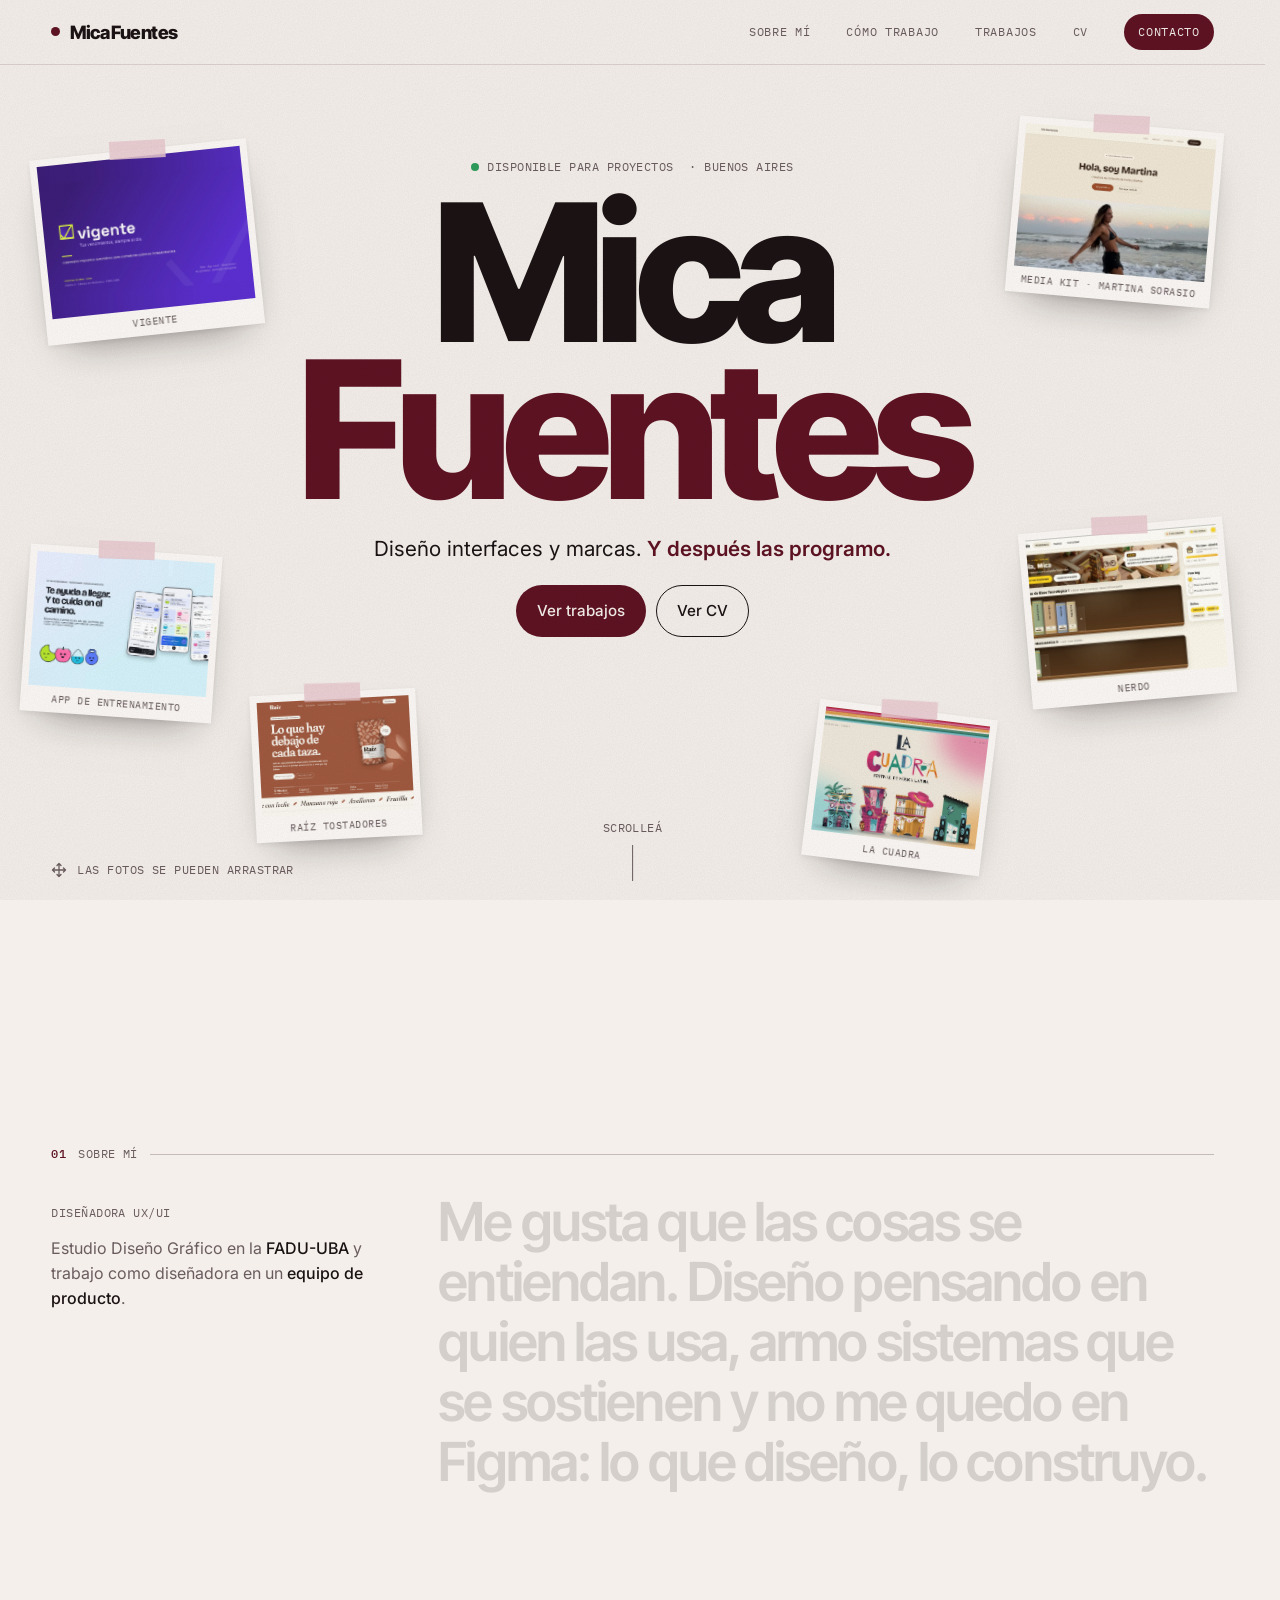
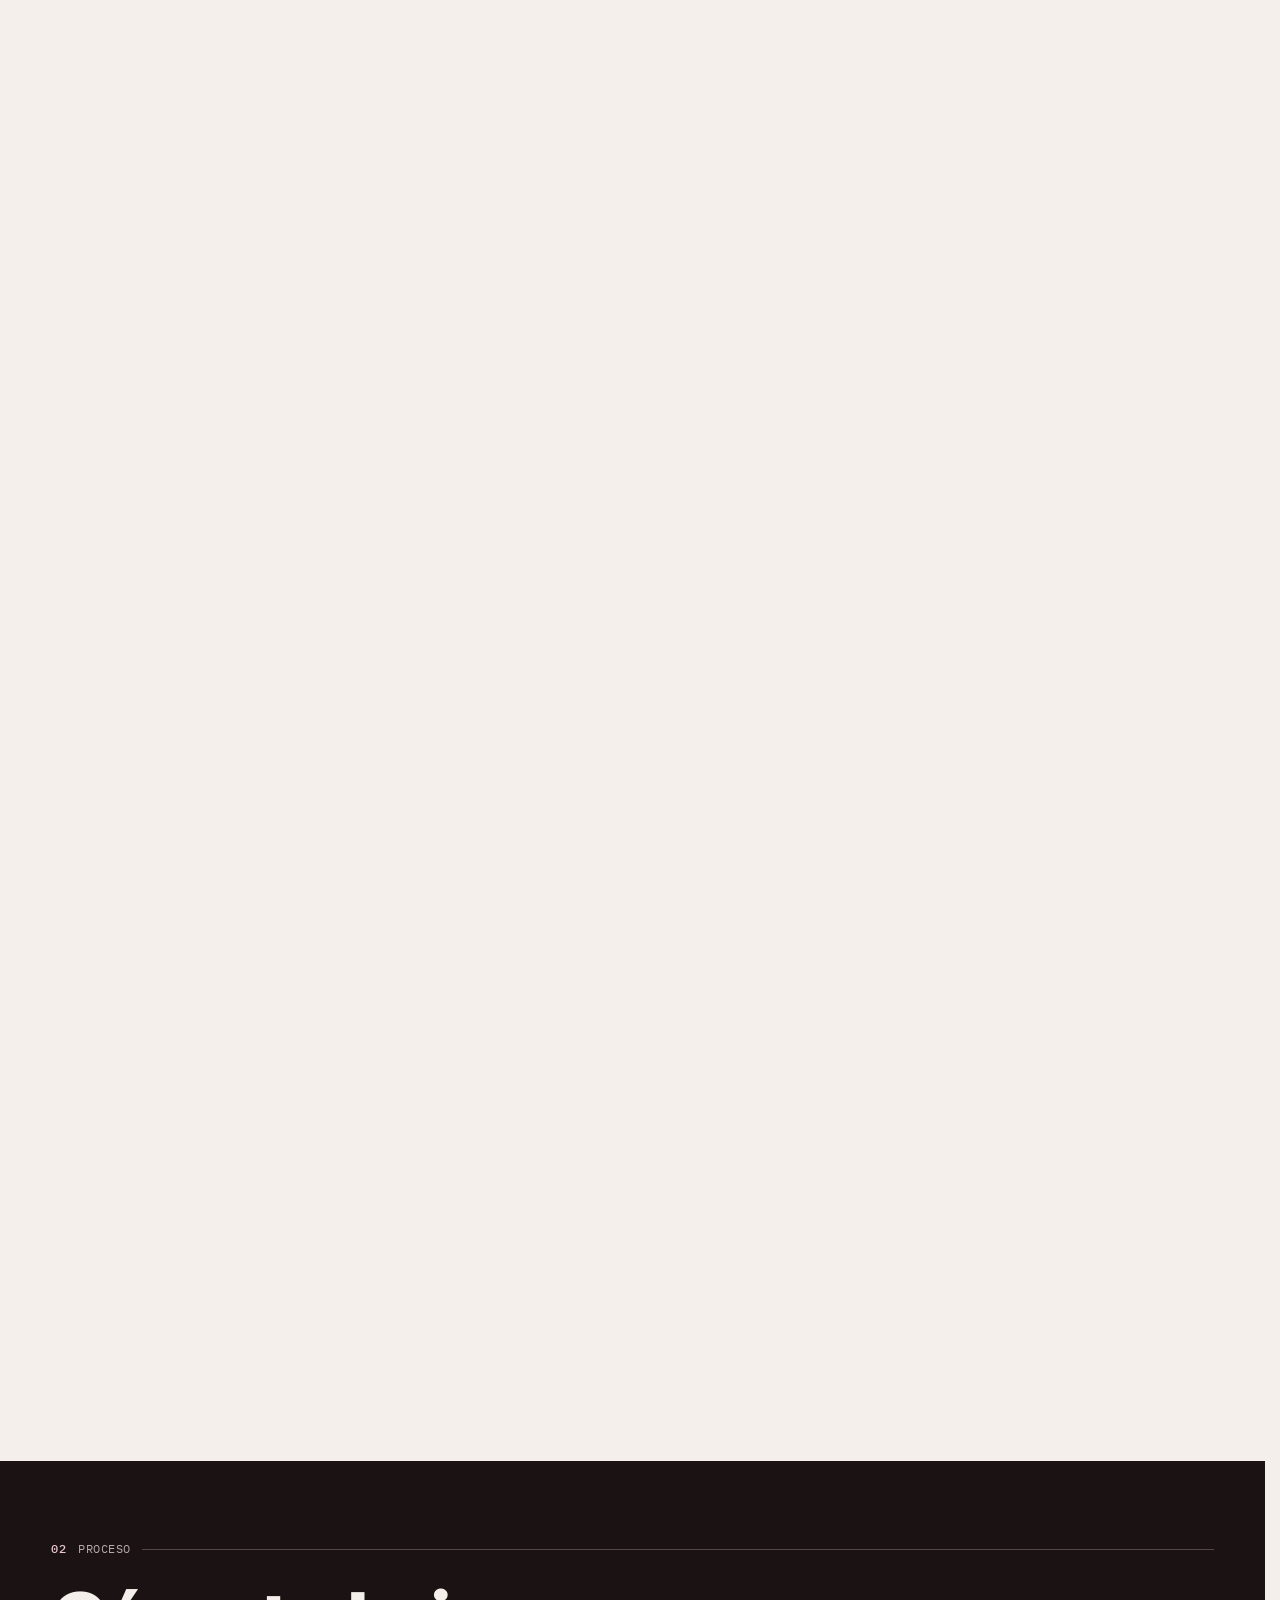
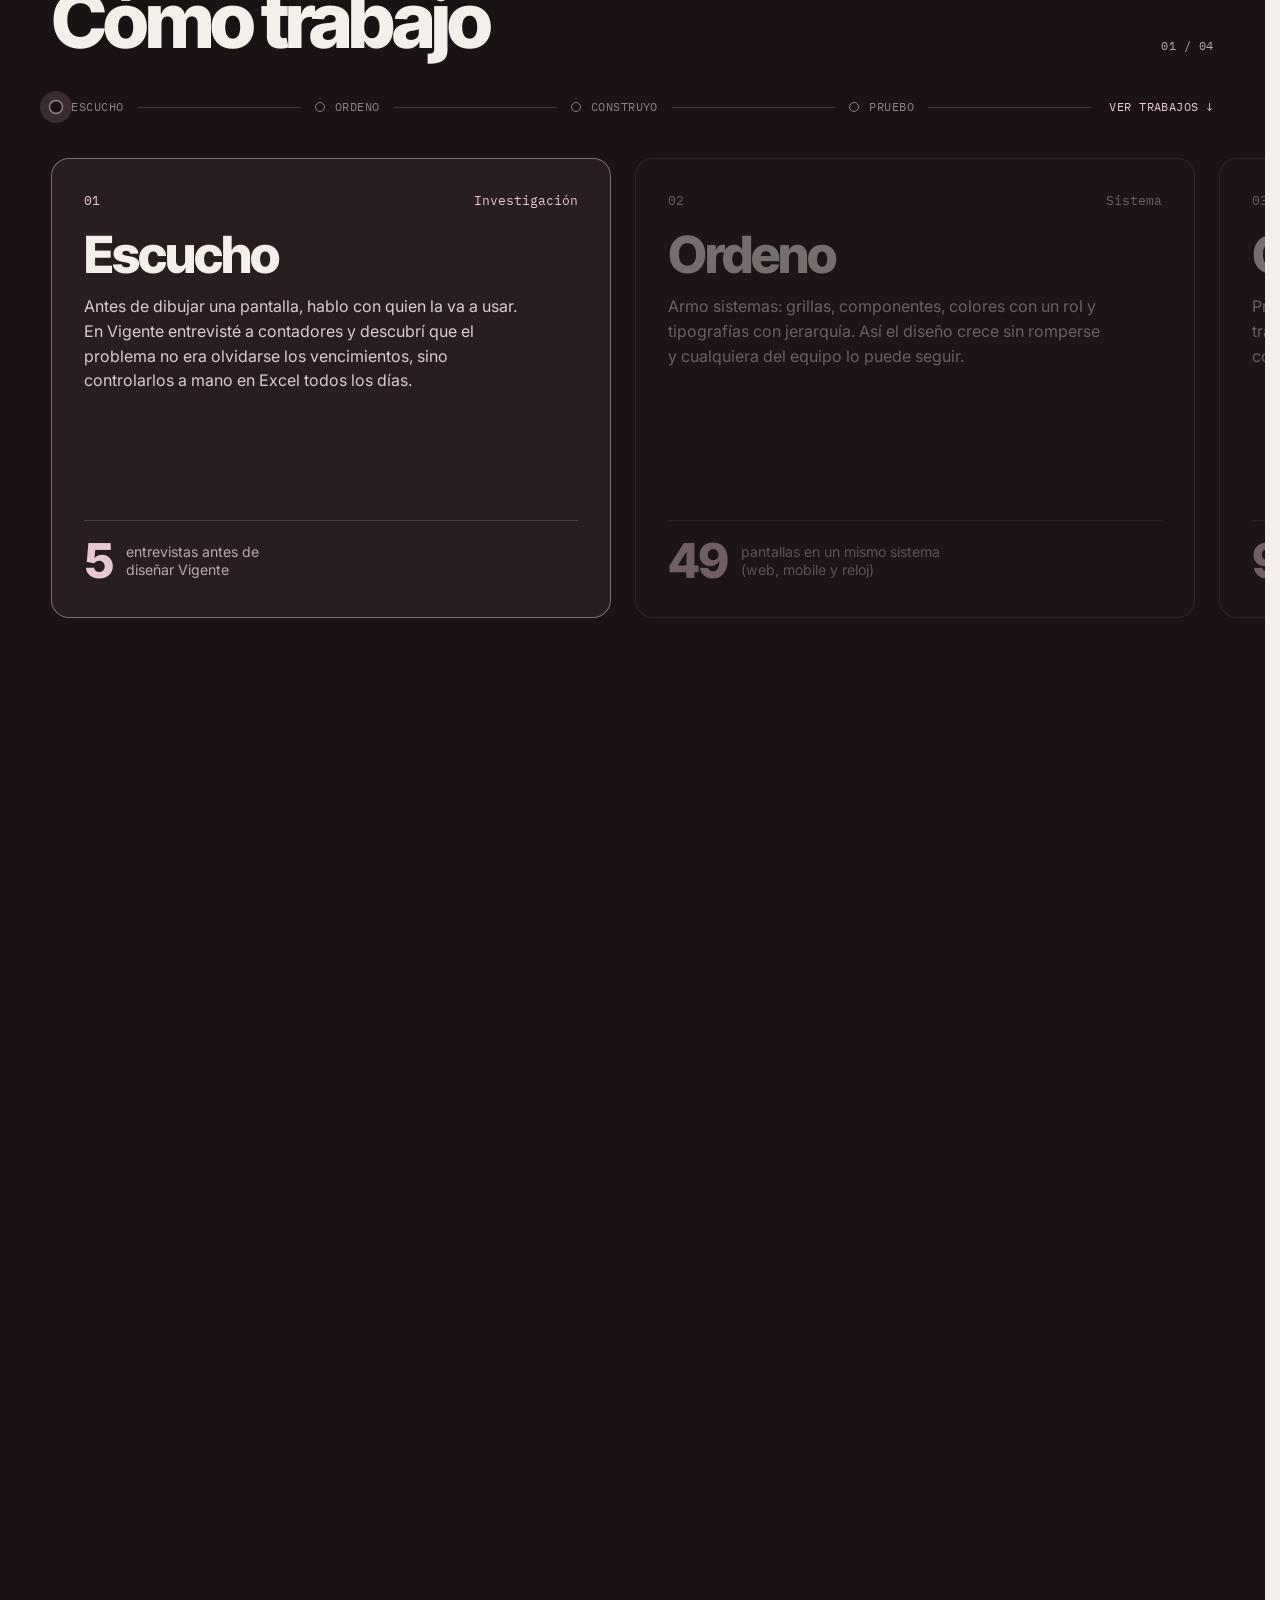
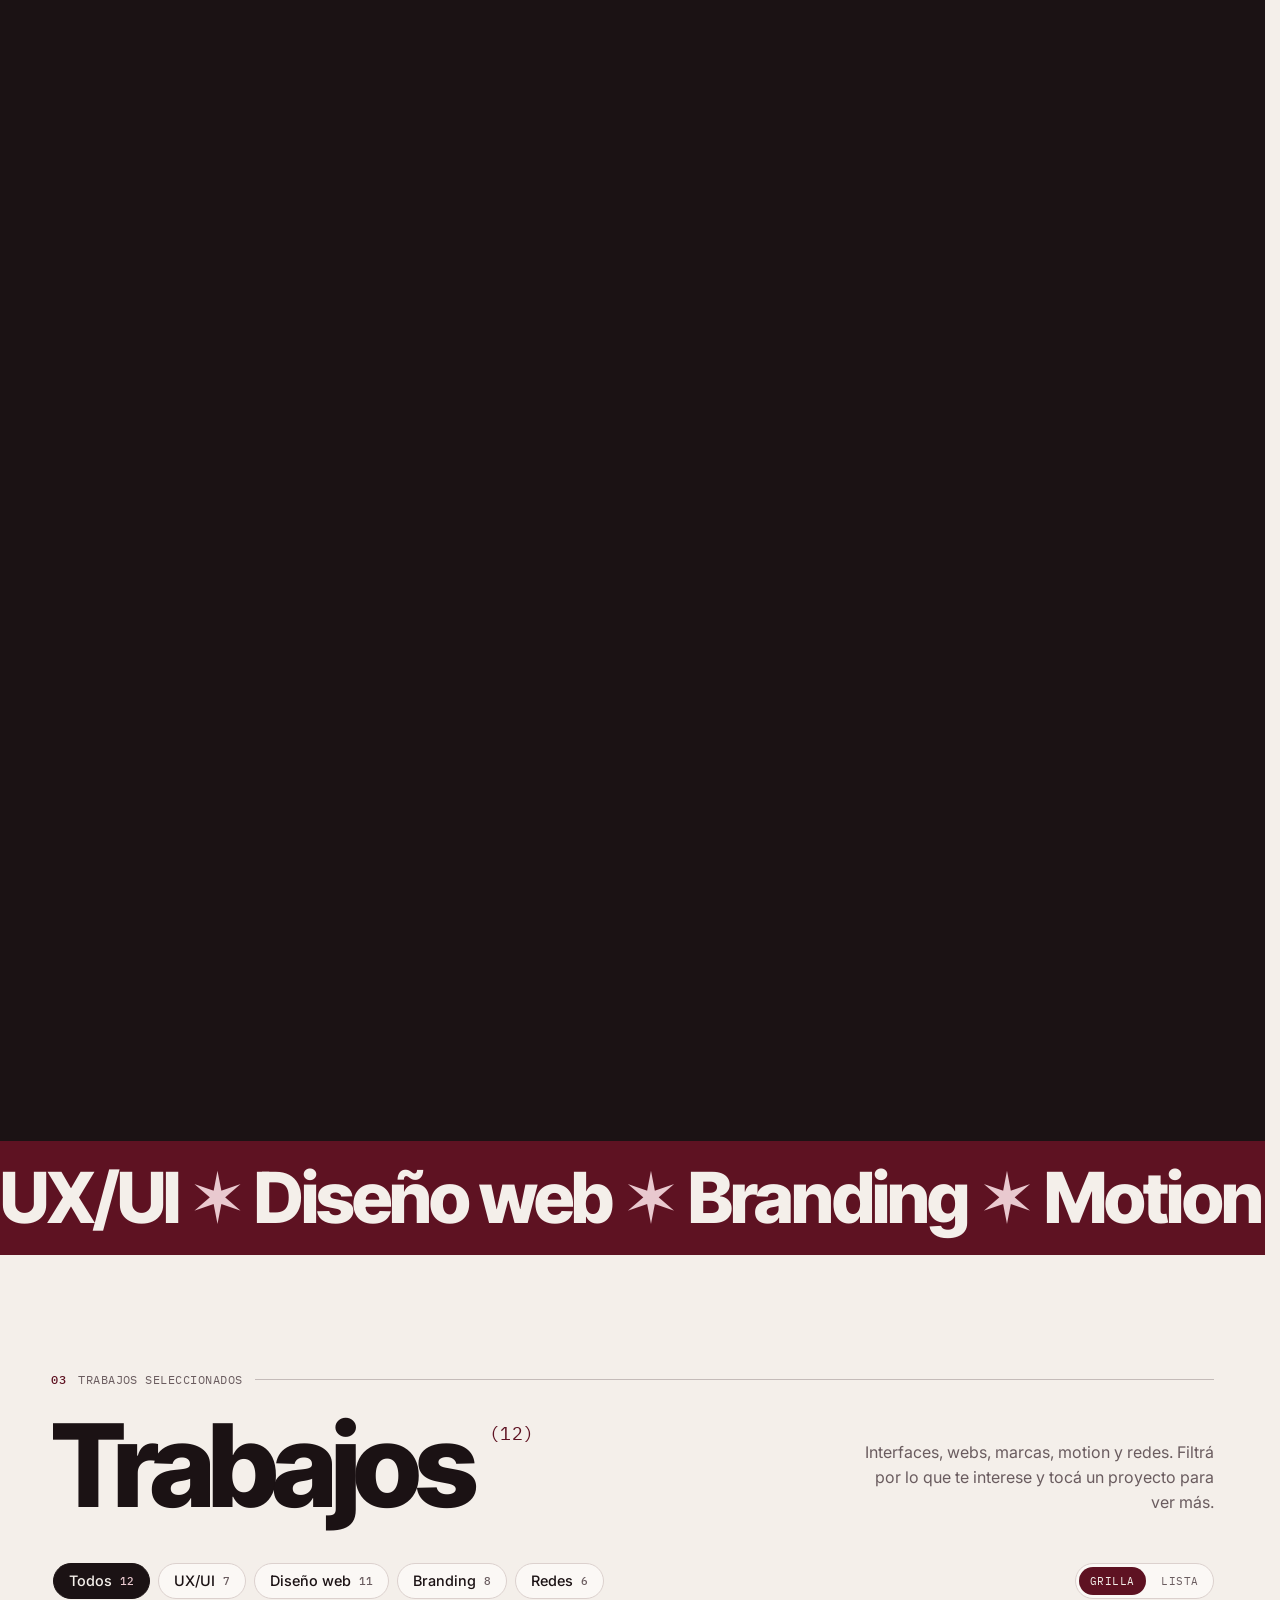
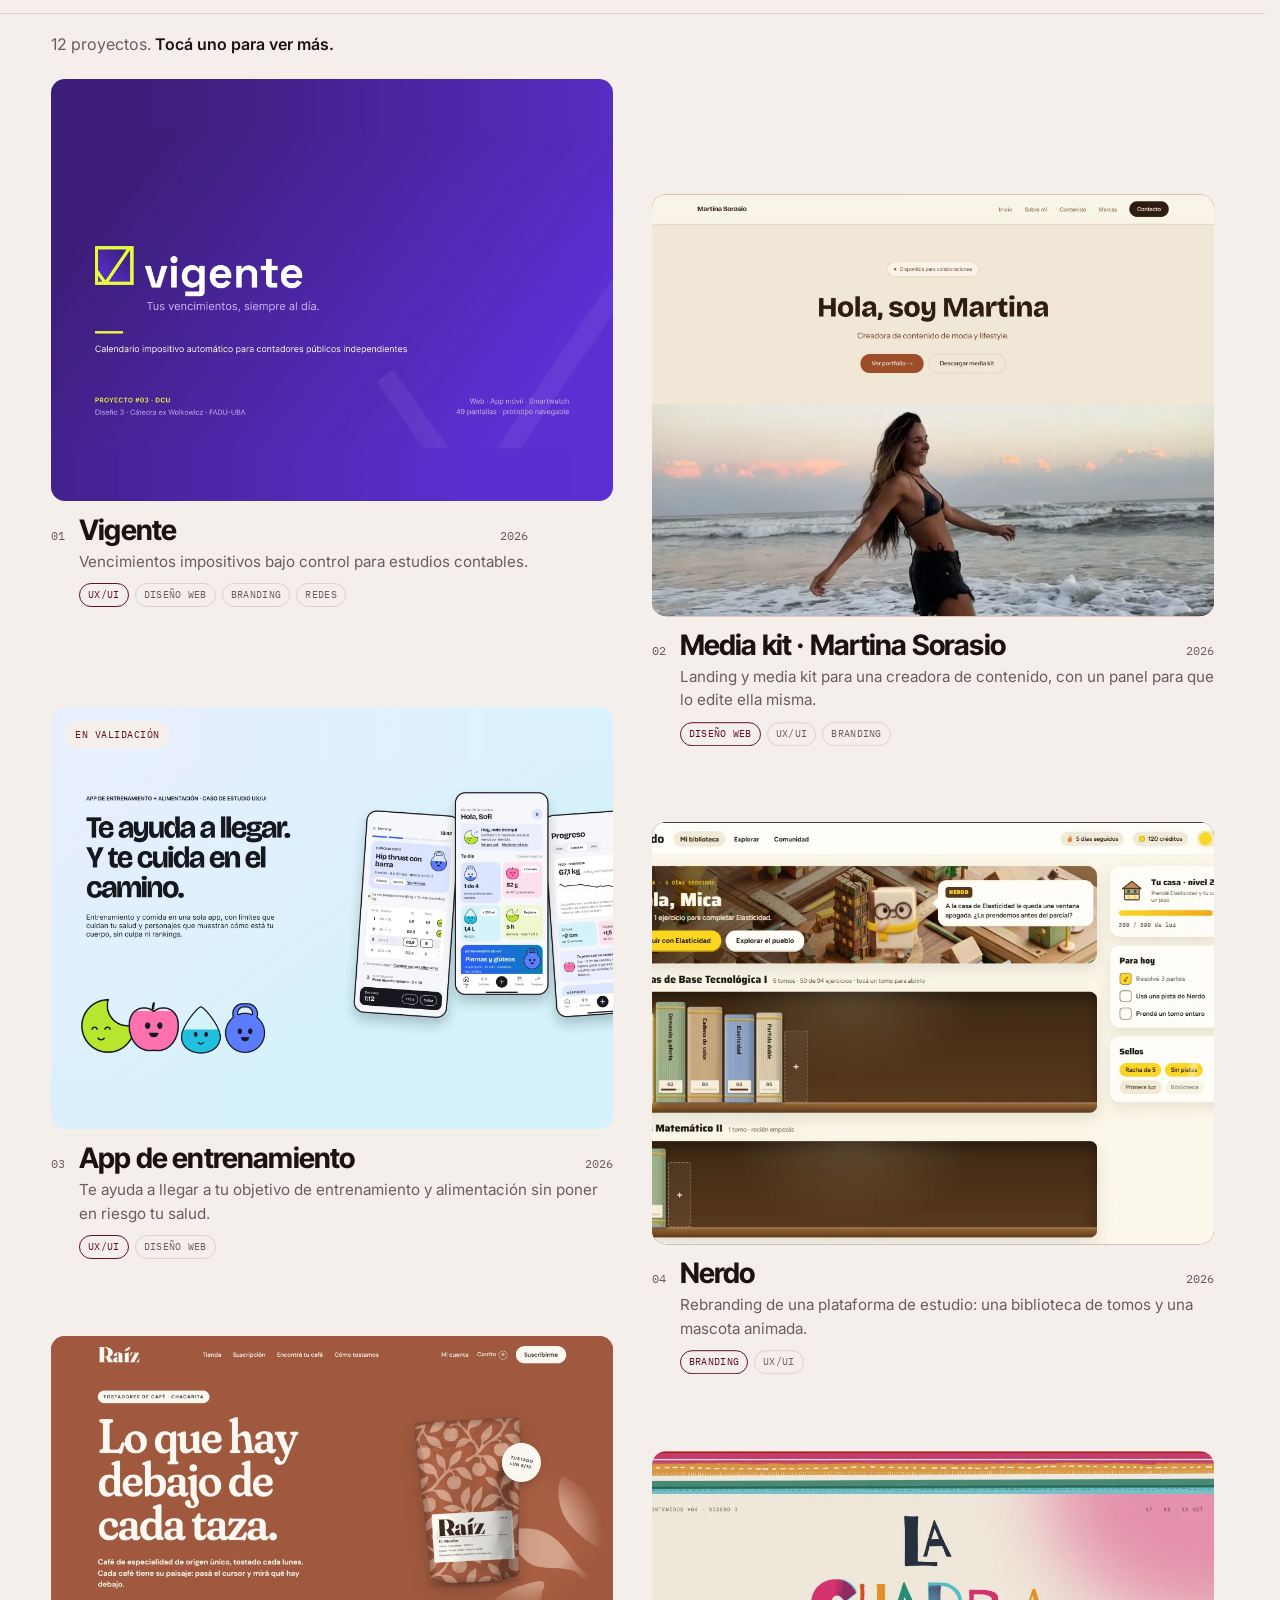
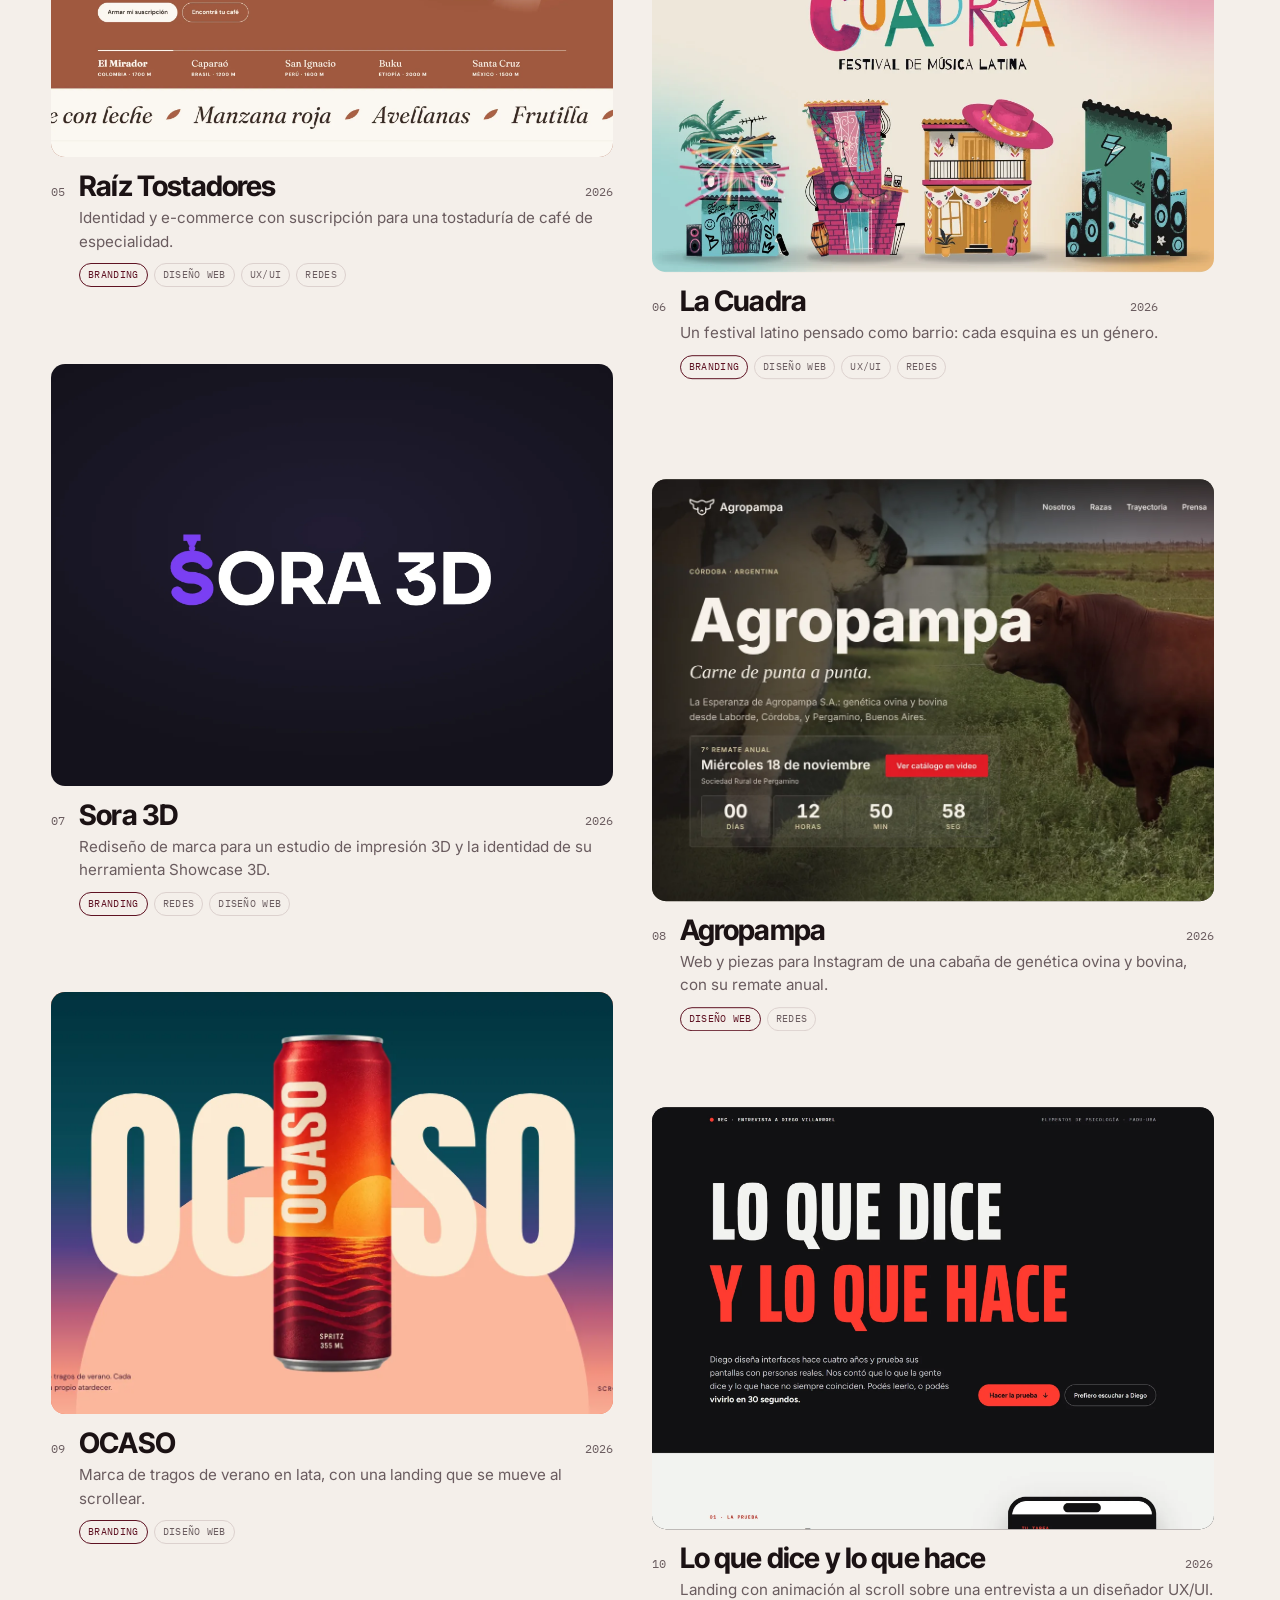
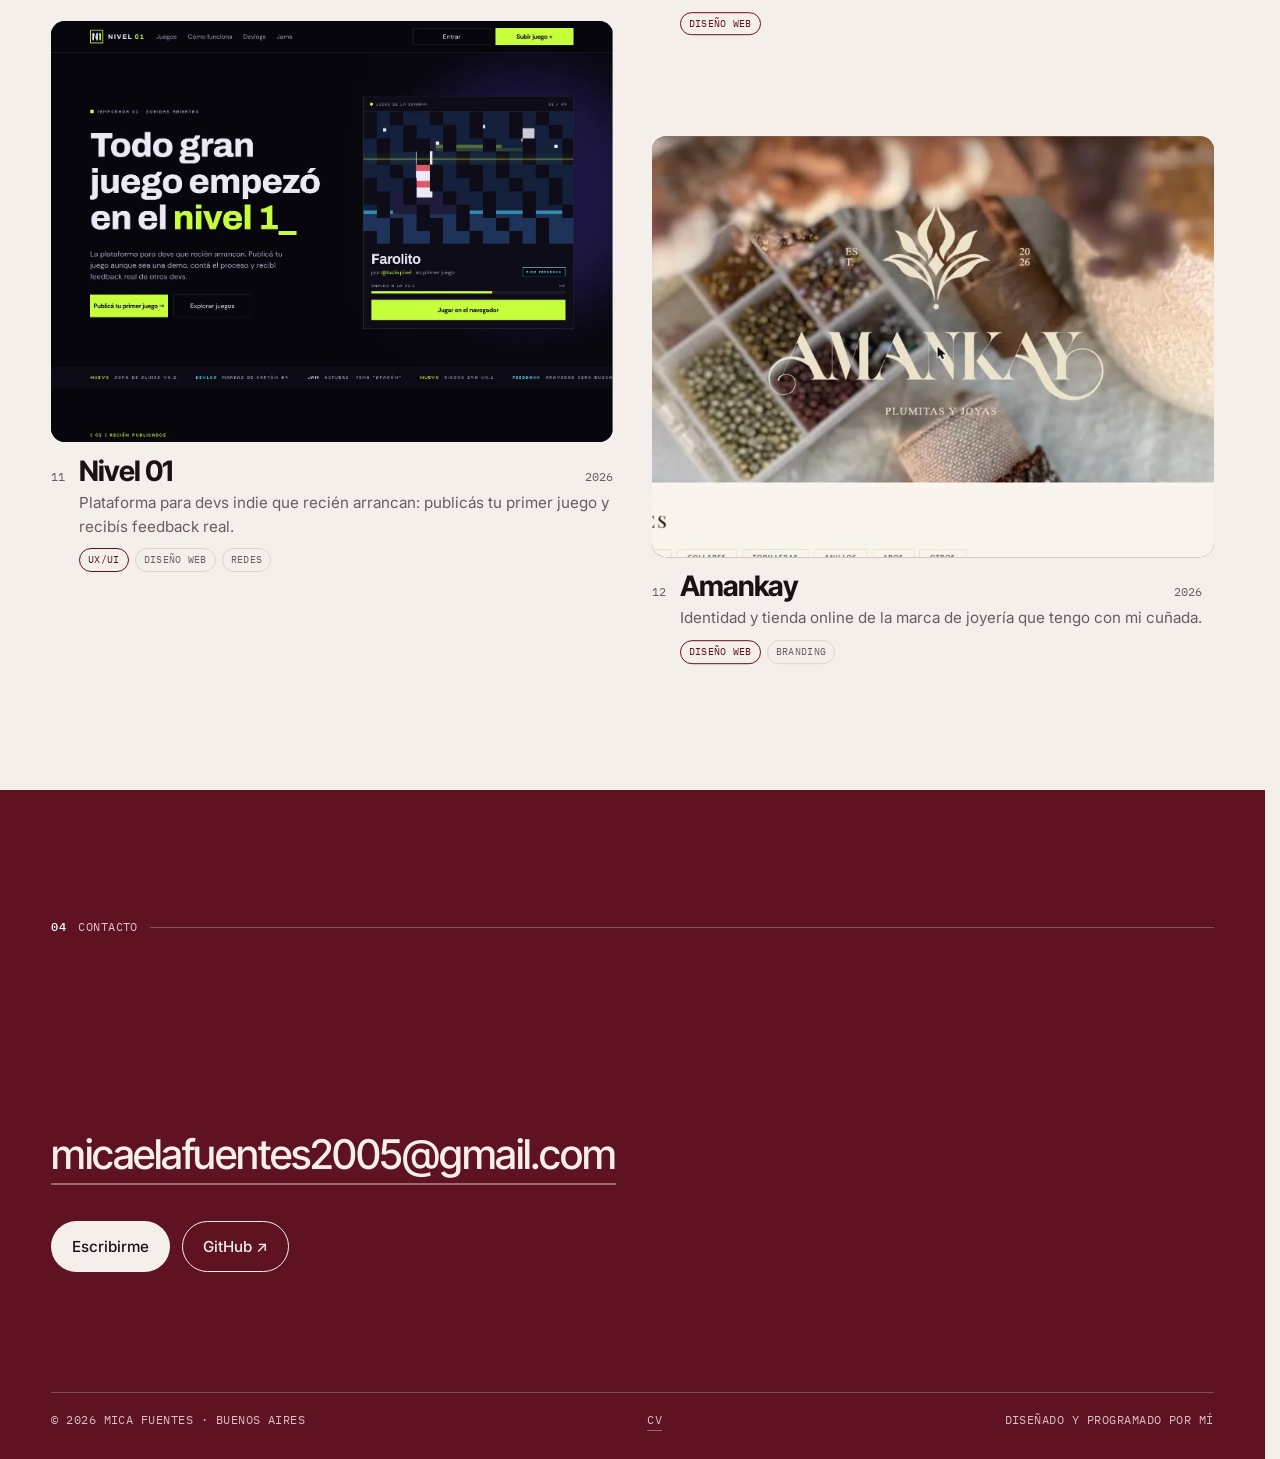
<file: index.html>
<!DOCTYPE html>
<html lang="es">
<head>
<meta charset="UTF-8">
<meta name="viewport" content="width=device-width, initial-scale=1">
<title>Mica Fuentes — Diseño de interfaces y marcas</title>
<meta name="description" content="Portfolio de Mica Fuentes, diseñadora UX/UI de Buenos Aires. Diseño interfaces y marcas, las prototipo y las programo.">
<link rel="canonical" href="https://micafuentes.com/">
<meta property="og:type" content="website">
<meta property="og:site_name" content="Mica Fuentes">
<meta property="og:locale" content="es_AR">
<meta property="og:url" content="https://micafuentes.com/">
<meta property="og:title" content="Mica Fuentes — Portfolio de diseño UX/UI">
<meta property="og:description" content="Diseño interfaces y marcas, las prototipo y las programo. Mirá mis trabajos.">
<meta property="og:image" content="https://micafuentes.com/img/og.jpg">
<meta property="og:image:type" content="image/jpeg">
<meta property="og:image:width" content="1200">
<meta property="og:image:height" content="630">
<meta property="og:image:alt" content="Mica Fuentes, portfolio de diseño UX/UI, con polaroids de los proyectos La Cuadra, Vigente y Raíz.">
<meta name="twitter:card" content="summary_large_image">
<meta name="twitter:title" content="Mica Fuentes — Portfolio de diseño UX/UI">
<meta name="twitter:description" content="Diseño interfaces y marcas, las prototipo y las programo.">
<meta name="twitter:image" content="https://micafuentes.com/img/og.jpg">
<meta name="theme-color" content="#F4EFEA">
<link rel="icon" href="data:image/svg+xml,%3Csvg xmlns='http://www.w3.org/2000/svg' viewBox='0 0 64 64'%3E%3Crect width='64' height='64' rx='14' fill='%235E1222'/%3E%3Ctext x='32' y='42' text-anchor='middle' font-family='Arial' font-weight='700' font-size='26' fill='%23F4EFEA'%3EMF%3C/text%3E%3C/svg%3E">
<link rel="preconnect" href="https://fonts.googleapis.com">
<link rel="preconnect" href="https://fonts.gstatic.com" crossorigin>
<link href="https://fonts.googleapis.com/css2?family=Inter+Tight:wght@200..900&family=Inter:wght@400;500;600&family=IBM+Plex+Mono:wght@400;500&display=swap" rel="stylesheet">
<style>
:root{
  --bg:#F4EFEA;
  --paper:#FBF8F5;
  --ink:#1B1214;
  --ink-2:#6A5C5F;
  --line:#DCD1CE;
  --bordo:#5E1222;
  --bordo-2:#86203A;
  --rosa:#E9C9CF;
  --disp:"Inter Tight",system-ui,sans-serif;
  --body:"Inter",system-ui,sans-serif;
  --mono:"IBM Plex Mono",ui-monospace,monospace;
  --pad:clamp(20px,4vw,56px);
  --max:1360px;
  --head:64px;
  --ease:cubic-bezier(.2,.7,.2,1);
}
*{box-sizing:border-box;margin:0;padding:0}
html{scroll-behavior:smooth;scroll-padding-top:var(--head)}
body{background:var(--bg);color:var(--ink);font-family:var(--body);font-size:16px;line-height:1.55;-webkit-font-smoothing:antialiased;overflow-x:clip}
body::after{content:"";position:fixed;inset:0;pointer-events:none;z-index:100;opacity:.06;mix-blend-mode:multiply;
  background-image:url("data:image/svg+xml,%3Csvg xmlns='http://www.w3.org/2000/svg' width='180' height='180'%3E%3Cfilter id='n'%3E%3CfeTurbulence type='fractalNoise' baseFrequency='.85' numOctaves='3' stitchTiles='stitch'/%3E%3CfeColorMatrix values='0 0 0 0 0 0 0 0 0 0 0 0 0 0 0 0 0 0 .9 0'/%3E%3C/filter%3E%3Crect width='100%25' height='100%25' filter='url(%23n)'/%3E%3C/svg%3E")}
a{color:inherit;text-underline-offset:.2em}
img{display:block;max-width:100%}
::selection{background:var(--bordo);color:var(--bg)}
html{scrollbar-color:var(--bordo) var(--bg);caret-color:var(--bordo)}

/* transición entre páginas (portfolio ⇄ CV): el nombre viaja */
@view-transition{navigation:auto;types:page}
html:active-view-transition-type(page)::view-transition-old(root){animation:vt-out .32s cubic-bezier(.4,0,1,1) both}
html:active-view-transition-type(page)::view-transition-new(root){animation:vt-in .65s cubic-bezier(.16,1,.3,1) .08s both}
::view-transition-group(mf-name){animation-duration:.75s;animation-timing-function:cubic-bezier(.16,1,.3,1)}
::view-transition-group(topbar){animation:none}
@keyframes vt-out{to{opacity:0;transform:translateY(-18px)}}
@keyframes vt-in{from{opacity:0;transform:translateY(26px)}}
.wrap{max-width:var(--max);margin:0 auto;padding:0 var(--pad)}
.mono{font-family:var(--mono);font-size:.74rem;letter-spacing:.04em;text-transform:uppercase}
:focus-visible{outline:2px solid var(--bordo);outline-offset:3px;border-radius:4px}
.sec-label{display:flex;align-items:center;gap:12px;color:var(--ink-2);margin-bottom:clamp(18px,3vw,28px)}
.sec-label b{font-weight:500;color:var(--bordo)}
.sec-label::after{content:"";flex:1;height:1px;background:currentColor;opacity:.35}

/* ---------- barra fija ---------- */
header.top{position:sticky;top:0;z-index:50;background:var(--bg);border-bottom:1px solid var(--line);view-transition-name:topbar}
.top .wrap{display:flex;align-items:center;justify-content:space-between;height:var(--head);gap:16px}
.mark{font-family:var(--disp);font-weight:800;font-size:1.15rem;letter-spacing:-.03em;text-decoration:none;display:flex;align-items:center;gap:10px}
.mark i{width:9px;height:9px;border-radius:50%;background:var(--bordo)}
nav.links{display:flex;gap:clamp(16px,3vw,36px);align-items:center}
nav.links a{font-family:var(--mono);font-size:.74rem;letter-spacing:.06em;text-transform:uppercase;text-decoration:none;position:relative;color:var(--ink-2);transition:color .2s}
nav.links a:hover,nav.links a.on{color:var(--ink)}
nav.links a::after{content:"";position:absolute;left:0;right:0;bottom:-4px;height:1px;background:var(--bordo);transform:scaleX(0);transform-origin:right;transition:transform .35s var(--ease)}
nav.links a:hover::after,nav.links a.on::after{transform:scaleX(1);transform-origin:left}
nav.links a.cta{color:var(--bg);background:var(--bordo);padding:9px 14px;border-radius:999px}
nav.links a.cta::after{display:none}
nav.links a.cta:hover{background:var(--ink)}
@media(max-width:640px){nav.links a:not(.cta):not(.keep){display:none}}
.progress{position:absolute;left:0;bottom:-1px;height:2px;background:var(--bordo);width:100%;transform-origin:left;transform:scaleX(0)}

/* ---------- 1. hero ---------- */
.hero{position:relative;height:calc(100svh - var(--head));min-height:600px;overflow:hidden;display:grid;place-items:center;isolation:isolate}
.hero-name{position:relative;z-index:60;text-align:center;pointer-events:none}
.hero-name h1{view-transition-name:mf-name}
.hero-name .kick{animation:rise .8s var(--ease) .15s both}
.hero-name .sub{animation:rise .8s var(--ease) .95s both}
.hero-cta{animation:rise .8s var(--ease) 1.1s both}
@keyframes rise{from{opacity:0;transform:translateY(14px)}}
.hero-name p.kick{font-size:.72rem;margin-top:0;color:var(--ink-2);margin-bottom:18px;display:inline-flex;align-items:center;gap:8px}
.hero-name .kick i{flex:none;width:8px;height:8px;border-radius:50%;background:#2E9E5B;box-shadow:0 0 0 0 rgba(46,158,91,.5);animation:pulse 2.4s infinite}
@keyframes pulse{70%{box-shadow:0 0 0 8px rgba(46,158,91,0)}100%{box-shadow:0 0 0 0 rgba(46,158,91,0)}}
.hero-name h1{font-family:var(--disp);font-weight:800;font-size:clamp(4rem,15vw,14.5rem);line-height:.82;letter-spacing:-.05em}
.hero-name h1 .ch{display:inline-block;transition:font-variation-settings .5s var(--ease)}
.hero-name h1 .l2{display:block;color:var(--bordo)}
.hero-name p{margin-top:clamp(16px,2.4vw,24px);font-size:clamp(1.05rem,1.8vw,1.3rem)}
.hero-name p b{color:var(--bordo);font-weight:600}
.hero-cta{justify-content:center;pointer-events:auto}
.print{position:absolute;z-index:2;background:var(--paper);padding:7px 7px 26px;border:0;box-shadow:0 18px 40px -22px rgba(27,18,20,.55),0 2px 6px rgba(27,18,20,.08);will-change:transform;cursor:pointer;transition:box-shadow .3s}
.print:hover{box-shadow:0 26px 50px -20px rgba(27,18,20,.6)}
.print img{width:100%;aspect-ratio:4/3;object-fit:cover;object-position:top}
.print span{position:absolute;left:9px;right:9px;bottom:7px;white-space:nowrap;overflow:hidden;text-overflow:ellipsis;font-family:var(--mono);font-size:.62rem;letter-spacing:.05em;text-transform:uppercase;color:var(--ink-2)}
.print::before{content:"";position:absolute;top:-9px;left:50%;width:56px;height:18px;margin-left:-28px;background:rgba(233,201,207,.85);transform:rotate(var(--tape,-3deg))}
.print.drop::before{animation:tape .45s cubic-bezier(.16,1,.3,1) var(--td,0s) both}
@keyframes tape{from{opacity:0;transform:rotate(calc(var(--tape,-3deg) * 3)) scale(1.7)}}
/* polaroids que se arrastran (solo mouse) */
@media (hover:hover) and (pointer:fine) and (min-width:821px){
  .print{cursor:grab;touch-action:none;transition:box-shadow .3s,scale .35s var(--ease)}
  .print:hover{scale:1.03}
  .print.drag{cursor:grabbing;scale:1.07;box-shadow:0 46px 70px -26px rgba(27,18,20,.6),0 6px 14px rgba(27,18,20,.1)}
  .print.drag img{pointer-events:none}
}
.drag-hint{position:absolute;left:var(--pad);bottom:22px;z-index:60;color:var(--ink-2);display:none;align-items:center;gap:10px;transition:opacity .6s,translate .6s var(--ease)}
.drag-hint svg{width:16px;height:16px;flex:none}
.drag-hint.gone{opacity:0;translate:0 8px}
@media (hover:hover) and (pointer:fine) and (min-width:821px){.drag-hint{display:inline-flex;animation:rise .8s var(--ease) 1.8s both}}
.scrollcue{position:absolute;bottom:20px;left:50%;transform:translateX(-50%);z-index:3;display:flex;flex-direction:column;align-items:center;gap:8px;color:var(--ink-2)}
.scrollcue i{width:1px;height:36px;background:var(--ink-2);animation:cue 1.8s var(--ease) infinite}
@keyframes cue{0%{transform:scaleY(0);transform-origin:top}50%{transform:scaleY(1);transform-origin:top}51%{transform-origin:bottom}100%{transform:scaleY(0);transform-origin:bottom}}
@media(max-width:700px){.print:not(.m){display:none}.hero{place-items:start center;padding-top:9svh}.scrollcue{display:none}}

/* ---------- 2. sobre mí (manifiesto) ---------- */
.manifesto{position:relative;height:240vh}
.manifesto .sticky{position:sticky;top:var(--head);height:calc(100svh - var(--head));display:flex;align-items:center}
.manifesto .row{display:grid;grid-template-columns:1fr 2.4fr;gap:clamp(24px,5vw,80px);align-items:start}
.manifesto .side{display:flex;flex-direction:column;gap:14px;color:var(--ink-2);padding-top:12px}
.manifesto .side b{color:var(--ink);font-weight:500}
.manifesto p.big{font-family:var(--disp);font-weight:600;font-size:clamp(1.8rem,4.2vw,3.9rem);line-height:1.12;letter-spacing:-.035em}
.manifesto .w{opacity:.14;transition:opacity .25s linear,color .25s}
.manifesto .w.on{opacity:1}
.manifesto .w.hl.on{color:var(--bordo)}
.manifesto .w.hl{background:linear-gradient(var(--bordo),var(--bordo)) no-repeat 0 94%/0% .07em;transition:opacity .25s linear,color .25s,background-size .7s var(--ease)}
.manifesto .w.hl.on{background-size:100% .07em}
@media(max-width:820px){.manifesto .row{grid-template-columns:1fr}.manifesto .side{order:2}}

/* ---------- 3. cómo trabajo ---------- */
.process{position:relative;height:320vh;background:var(--ink);color:var(--bg)}
.process .sticky{position:sticky;top:var(--head);height:calc(100svh - var(--head));overflow:hidden;display:flex;flex-direction:column;justify-content:center}
.process .sec-label{color:#B9AAAD}
.process .sec-label b{color:var(--rosa)}
.process .wrap{width:100%}
.process .head{display:flex;justify-content:space-between;align-items:end;gap:20px;margin-bottom:clamp(22px,4vh,44px)}
.process h2{font-family:var(--disp);font-weight:800;font-size:clamp(2.4rem,6vw,5.2rem);letter-spacing:-.05em;line-height:.9}
.process .count{color:#B9AAAD}
.track{display:flex;gap:clamp(14px,2vw,24px);padding-left:max(var(--pad),calc((100vw - var(--max))/2 + var(--pad)));will-change:transform}
.step{flex:none;width:min(80vw,560px);border:1px solid rgba(244,239,234,.16);border-radius:18px;padding:clamp(20px,3vw,32px);display:grid;grid-template-rows:auto 1fr auto;gap:18px;min-height:min(56vh,460px);background:rgba(244,239,234,.03)}
.step .num{font-family:var(--mono);font-size:.8rem;color:var(--rosa);display:flex;justify-content:space-between}
.step h3{font-family:var(--disp);font-weight:800;font-size:clamp(2rem,4vw,3.2rem);letter-spacing:-.04em;line-height:1;margin-bottom:14px}
.step p{color:#D9CCCE;max-width:44ch}
.step .proof{display:flex;align-items:center;gap:14px;border-top:1px solid rgba(244,239,234,.16);padding-top:16px}
.step .proof b{font-family:var(--disp);font-size:clamp(2rem,4vw,3rem);font-weight:800;letter-spacing:-.04em;color:var(--rosa);line-height:1}
.step .proof span{font-size:.88rem;color:#B9AAAD;line-height:1.3}
.step{transition:opacity .45s var(--ease),border-color .45s,background .45s}
@media (min-width:821px){
  .track.live .step{opacity:.42}
  .track.live .step.active{opacity:1;border-color:rgba(233,201,207,.45);background:rgba(244,239,234,.06)}
}
.step .proof span span{display:inline}
/* recorrido del proceso */
.route{position:relative;display:flex;justify-content:space-between;align-items:center;list-style:none;margin:0 0 clamp(22px,4vh,40px);padding:0}
.route::before{content:"";position:absolute;left:0;right:0;top:50%;height:1px;background:rgba(244,239,234,.18)}
.route::after{content:"";position:absolute;left:0;right:0;top:50%;height:2px;margin-top:-1px;background:var(--rosa);transform-origin:left;transform:scaleX(var(--p,0))}
.route li{position:relative;z-index:1;background:var(--ink)}
.route li:not(:first-child){padding-left:14px}
.route li:not(.route-end){padding-right:14px}
.route button{display:flex;align-items:center;gap:10px;border:0;background:none;color:#8E8083;font:inherit;letter-spacing:inherit;text-transform:inherit;cursor:pointer;padding:6px 0;transition:color .3s}
.route button:hover{color:var(--bg)}
.route i{width:10px;height:10px;border-radius:50%;border:1.5px solid currentColor;background:var(--ink);transition:background .3s,border-color .3s,scale .45s var(--ease),box-shadow .45s}
.route li.on button{color:var(--bg)}
.route li.on i{background:var(--rosa);border-color:var(--rosa)}
.route li.now i{scale:1.45;box-shadow:0 0 0 6px rgba(233,201,207,.14)}
.route-end a{color:var(--rosa);text-decoration:none;padding:6px 0 6px 4px}
.route-end a:hover{color:var(--bg)}

/* ---------- 4. marquee ---------- */
.marquee{background:var(--bordo);color:var(--bg);overflow:hidden;padding:clamp(14px,2vw,22px) 0}
.marquee .row{display:flex;white-space:nowrap;will-change:transform}
.marquee span{font-family:var(--disp);font-weight:800;font-size:clamp(2rem,5.5vw,4.6rem);letter-spacing:-.04em;line-height:1;padding-right:.3em}
.marquee span em{font-style:normal;color:var(--rosa)}

/* ---------- 5. trabajos ---------- */
.works{padding:clamp(64px,9vw,120px) 0 clamp(60px,8vw,110px)}
.works-head{display:grid;grid-template-columns:1fr auto;gap:24px;align-items:end;margin-bottom:clamp(22px,3vw,34px)}
.works-head h2{font-family:var(--disp);font-weight:800;font-size:clamp(3.2rem,9vw,8rem);letter-spacing:-.055em;line-height:.85;display:flex;align-items:flex-start;gap:.15em}
.works-head h2 sup{font-family:var(--mono);font-weight:400;font-size:.16em;letter-spacing:.02em;color:var(--bordo);margin-top:.5em}
.works-head p{max-width:36ch;color:var(--ink-2);text-align:right}
@media(max-width:760px){.works-head{grid-template-columns:1fr}.works-head p{text-align:left}}
.filters-bar{position:sticky;top:var(--head);z-index:20;background:var(--bg);padding:12px 0;border-bottom:1px solid var(--line)}
.filters-in{display:flex;align-items:center;justify-content:space-between;gap:16px}
.filters{display:flex;gap:8px;overflow-x:auto;scrollbar-width:none;padding:2px}
.filters::-webkit-scrollbar{display:none}
.chip{flex:none;font:500 .9rem/1 var(--body);border:1px solid var(--line);background:var(--paper);color:var(--ink);padding:10px 15px;border-radius:999px;cursor:pointer;display:inline-flex;gap:8px;align-items:center;transition:background .2s,color .2s,border-color .2s}
.chip sup{font-family:var(--mono);font-size:.68rem;color:var(--ink-2);top:0}
.chip:hover{border-color:var(--ink)}
.chip[aria-pressed="true"]{background:var(--ink);border-color:var(--ink);color:var(--bg)}
.chip[aria-pressed="true"] sup{color:var(--rosa)}
.view{flex:none;display:flex;gap:4px;border:1px solid var(--line);border-radius:999px;padding:3px;background:var(--paper)}
.view button{border:0;background:none;cursor:pointer;font-family:var(--mono);font-size:.7rem;letter-spacing:.05em;text-transform:uppercase;padding:7px 11px;border-radius:999px;color:var(--ink-2)}
.view button[aria-pressed="true"]{background:var(--bordo);color:var(--bg)}
@media(max-width:700px){.view{display:none}}
.note{color:var(--ink-2);padding:18px 0 22px}
.note b{color:var(--ink);font-weight:600}

/* grilla de proyectos */
.grid{--off:clamp(0px,9vw,140px);display:grid;grid-template-columns:1fr 1fr;gap:clamp(40px,6vw,96px) clamp(20px,3vw,44px);padding-bottom:var(--off)}
/* la columna derecha baja un poco: ritmo editorial sin romper la grilla */
.grid:not(.list) .card:nth-of-type(even){translate:0 var(--off)}
.card{display:flex;flex-direction:column;gap:14px;cursor:pointer;text-decoration:none;background:none;border:0;padding:0;font:inherit;color:inherit;text-align:left}
.card .media{position:relative;aspect-ratio:4/3;border-radius:14px;overflow:hidden;background:var(--c,#ddd)}
.card .media img{width:100%;height:100%;object-fit:cover;object-position:top center;transition:transform 1s var(--ease)}
.card .media.contain img{object-fit:contain;padding:6% 0 0}
.card .media .ph{position:absolute;inset:0;display:grid;place-items:center;color:#fff;font-family:var(--disp);font-weight:800;font-size:clamp(2.4rem,5vw,4rem);letter-spacing:-.05em}
.card .media .go{position:absolute;right:14px;bottom:14px;display:flex;align-items:center;gap:8px;background:var(--bg);color:var(--ink);font-family:var(--mono);font-size:.7rem;letter-spacing:.05em;text-transform:uppercase;padding:9px 13px;border-radius:999px;transform:translateY(12px);opacity:0;transition:transform .45s var(--ease),opacity .35s}
.card .media .badge{position:absolute;left:14px;top:14px;background:var(--bg);color:var(--bordo);font-family:var(--mono);font-size:.64rem;letter-spacing:.05em;text-transform:uppercase;padding:6px 10px;border-radius:999px}
.card:hover .media img,.card:focus-visible .media img{transform:scale(1.04)}
.card:hover .go,.card:focus-visible .go{transform:none;opacity:1}
.card .info{display:grid;grid-template-columns:auto 1fr auto;gap:4px 14px;align-items:baseline}
.card .n{font-family:var(--mono);font-size:.72rem;color:var(--ink-2)}
.card h3{font-family:var(--disp);font-weight:700;font-size:clamp(1.35rem,2.2vw,1.9rem);letter-spacing:-.03em;line-height:1.1;transition:color .25s}
.card:hover h3{color:var(--bordo)}
.card .y{font-family:var(--mono);font-size:.72rem;color:var(--ink-2)}
.card .sum{grid-column:2/4;color:var(--ink-2);font-size:.95rem;line-height:1.55}
.card .tags{grid-column:2/4;display:flex;flex-wrap:wrap;gap:6px;margin-top:6px}
.tags span{font-family:var(--mono);font-size:.64rem;letter-spacing:.03em;text-transform:uppercase;border:1px solid var(--line);border-radius:999px;padding:3px 8px;color:var(--ink-2);white-space:nowrap}
.tags span.main{border-color:var(--bordo);color:var(--bordo)}
.subhead{grid-column:1/-1;display:flex;gap:14px;align-items:center;color:var(--ink-2);margin-top:calc(var(--off) + 8px)}
.subhead::after{content:"";flex:1;height:1px;background:var(--line)}
@media(max-width:820px){.grid{--off:0px}}

/* vista lista */
.grid.list{display:block;padding-bottom:0}
.grid.list .card{display:grid;grid-template-columns:120px 1fr;gap:20px;align-items:center;padding:16px 0;border-bottom:1px solid var(--line)}
.grid.list .card .media{aspect-ratio:4/3!important;border-radius:8px}
.grid.list .card .go,.grid.list .card .badge{display:none}
.grid.list .subhead{margin:26px 0 4px}
/* vista lista: polaroid que sigue al mouse */
.peek{position:fixed;left:0;top:0;width:300px;z-index:40;pointer-events:none;background:var(--paper);padding:7px 7px 24px;box-shadow:0 30px 60px -24px rgba(27,18,20,.55),0 3px 8px rgba(27,18,20,.08);opacity:0;scale:.8;transition:opacity .25s,scale .45s var(--ease);will-change:transform}
.peek.on{opacity:1;scale:1}
.peek img{width:100%;aspect-ratio:4/3;object-fit:cover;object-position:top;background:var(--c,#ddd)}
.peek::before{content:"";position:absolute;top:-9px;left:50%;width:56px;height:18px;margin-left:-28px;background:rgba(233,201,207,.85);transform:rotate(-3deg)}

.rv{opacity:0;transform:translateY(28px);transition:opacity .9s var(--ease),transform .9s var(--ease)}
.rv.in{opacity:1;transform:none}

/* ---------- detalle ---------- */
/* con el detalle abierto, la página de atrás no se mueve: el scroll es todo del detalle */
html:has(dialog[open]){overflow:hidden}
html{scrollbar-gutter:stable}
dialog{overscroll-behavior:contain;border:0;padding:0;margin:auto;width:min(1080px,calc(100% - 24px));max-height:calc(100dvh - 24px);border-radius:20px;background:var(--paper);color:var(--ink);box-shadow:0 30px 80px -30px rgba(27,18,20,.5)}
dialog::backdrop{background:rgba(27,18,20,.6);backdrop-filter:blur(4px)}
dialog[open]{animation:pop .5s var(--ease)}
@keyframes pop{from{opacity:0;transform:translateY(26px) scale(.98)}}
/* la imagen de la tarjeta se expande hasta ser la portada del detalle */
dialog.vt[open]{animation:none}
dialog.vt[open] .dlg-body{view-transition-name:work-body}
::view-transition-group(work-media){animation-duration:.6s;animation-timing-function:cubic-bezier(.16,1,.3,1)}
::view-transition-old(work-media),::view-transition-new(work-media){height:100%;object-fit:cover;object-position:top}
::view-transition-new(work-body){animation:dlg-in .55s cubic-bezier(.16,1,.3,1) .08s both}
::view-transition-old(work-body){animation:dlg-out .25s cubic-bezier(.4,0,1,1) both}
@keyframes dlg-in{from{opacity:0;transform:translateY(34px)}}
@keyframes dlg-out{to{opacity:0;transform:translateY(22px)}}
.dlg-cover{aspect-ratio:16/8;background:var(--c,#ddd);position:relative;overflow:hidden}
.dlg-cover img{width:100%;height:100%;object-fit:cover;object-position:top center}
.dlg-cover.contain img{object-fit:contain;padding-top:3%}
.dlg-cover.ph{display:grid;place-items:center;color:#fff;font-family:var(--disp);font-weight:800;font-size:clamp(3rem,8vw,6rem);letter-spacing:-.05em}
.dlg-body{padding:clamp(22px,4vw,44px);display:grid;grid-template-columns:1.5fr 1fr;gap:clamp(22px,4vw,48px)}
.dlg-body h2{font-family:var(--disp);font-weight:800;font-size:clamp(2rem,4vw,3rem);letter-spacing:-.04em;line-height:1;margin-bottom:16px}
.dlg-body p{margin-bottom:12px;max-width:60ch}
.dlg-body dl{display:grid;gap:14px;align-content:start;border-left:1px solid var(--line);padding-left:clamp(16px,2vw,28px)}
.dlg-body dt{font-family:var(--mono);font-size:.7rem;text-transform:uppercase;letter-spacing:.04em;color:var(--ink-2)}
.dlg-body dd{font-size:.95rem}
.gallery{display:grid;grid-template-columns:1fr 1fr;gap:clamp(14px,2.4vw,28px) clamp(12px,2vw,20px);padding:clamp(6px,1vw,10px) clamp(22px,4vw,44px) clamp(22px,4vw,44px)}
.gallery figure{margin:0;display:flex;flex-direction:column;gap:10px;min-width:0}
.gallery .frame{border-radius:12px;overflow:hidden;background:var(--bg);border:1px solid var(--line)}
.gallery .wide,.gallery .solo{grid-column:1/-1}
.gallery .wide img{width:100%}
.gallery .tall .frame{display:flex;align-items:center;justify-content:center;padding:clamp(16px,3vw,36px);height:min(76vh,720px)}
.gallery .tall img{max-width:100%;height:100%;width:auto;object-fit:contain;border-radius:6px;box-shadow:0 22px 44px -24px rgba(27,18,20,.5),0 2px 6px rgba(27,18,20,.06)}
.gallery figcaption{color:var(--ink-2)}
.gallery figcaption span{opacity:.7}
/* carrusel de Instagram */
.ig-frame{position:relative;padding:clamp(18px,3vw,32px) 0}
.ig-track{display:flex;gap:14px;overflow-x:auto;scroll-snap-type:x mandatory;padding:0 clamp(18px,3vw,32px);scroll-padding:0 clamp(18px,3vw,32px);scrollbar-width:none;overscroll-behavior-x:contain;cursor:grab}
.ig-track::-webkit-scrollbar{display:none}
.ig-track.dragging{scroll-snap-type:none;cursor:grabbing}
.gallery .ig .ig-post{flex:none;width:clamp(210px,31%,330px);aspect-ratio:4/5;object-fit:cover;scroll-snap-align:start;border-radius:8px;box-shadow:0 18px 36px -22px rgba(27,18,20,.45),0 2px 6px rgba(27,18,20,.06);user-select:none}
.ig-nav{position:absolute;top:50%;translate:0 -50%;width:44px;height:44px;border-radius:50%;border:0;background:var(--paper);color:var(--ink);box-shadow:0 8px 20px -8px rgba(27,18,20,.35);cursor:pointer;display:grid;place-items:center;transition:opacity .25s,scale .2s}
.ig-nav:hover{scale:1.06}
.ig-nav.prev{left:10px}.ig-nav.next{right:10px}
.ig-nav[disabled]{opacity:0;pointer-events:none}
.ig-foot{display:flex;justify-content:space-between;align-items:center;gap:12px}
.ig-dots{display:flex;gap:6px}
.ig-dots i{width:6px;height:6px;border-radius:50%;background:var(--line);transition:background .25s,scale .25s}
.ig-dots i.on{background:var(--bordo);scale:1.25}
/* captura larga dentro de un teléfono */
.phone-stage{display:grid;place-items:center;padding:clamp(24px,4vw,48px) 16px}
.phone{position:relative;width:min(300px,78vw);height:min(620px,70vh);border-radius:46px;background:#141012;padding:11px;box-shadow:0 44px 70px -32px rgba(27,18,20,.6),inset 0 0 0 2px #2c2628}
.phone::before{content:"";position:absolute;z-index:2;top:20px;left:50%;width:84px;height:24px;margin-left:-42px;border-radius:14px;background:#141012}
.phone-screen{width:100%;height:100%;border-radius:36px;overflow-y:auto;overscroll-behavior:contain;scrollbar-width:none;background:#FBF8F4;padding-top:40px}
.phone-screen::-webkit-scrollbar{display:none}
.phone-screen img{width:100%;display:block}
/* links que todavía no existen */
.btn.soon{opacity:.6;cursor:default;border-style:dashed}
.btn.soon:hover{background:none}
.btn.soon small{font-size:.62rem;letter-spacing:.05em}
@media(max-width:720px){.gallery{grid-template-columns:1fr}.gallery .tall .frame{height:auto}.gallery .tall img{height:auto;max-height:70vh}}
.btns{display:flex;flex-wrap:wrap;gap:10px;margin-top:20px}
.btn{display:inline-flex;align-items:center;gap:8px;text-decoration:none;font-weight:500;font-size:.95rem;padding:13px 20px;border-radius:999px;background:var(--bordo);color:var(--bg);border:1px solid transparent;cursor:pointer;font-family:var(--body);transition:background .2s,color .2s}
.btn:hover{background:var(--ink)}
.btn.ghost{background:none;color:inherit;border-color:currentColor}
.btn.ghost:hover{background:rgba(127,127,127,.12)}
.close{position:sticky;top:14px;float:right;margin:14px 14px -58px 0;z-index:2;width:44px;height:44px;border-radius:50%;border:0;background:var(--paper);color:var(--ink);font-size:1.3rem;cursor:pointer;box-shadow:0 4px 14px rgba(0,0,0,.15)}
@media(max-width:720px){.dlg-body{grid-template-columns:1fr}.dlg-body dl{border:0;padding:0}.dlg-cover{aspect-ratio:4/3}}

/* ---------- 6. fuera de pantalla ---------- */
.offscreen{padding:clamp(60px,9vw,120px) 0;border-top:1px solid var(--line)}
.offscreen .g{display:grid;grid-template-columns:1fr 1fr;gap:clamp(28px,6vw,90px);align-items:center}
.offscreen h2{font-family:var(--disp);font-weight:800;font-size:clamp(2.4rem,5.5vw,4.6rem);letter-spacing:-.05em;line-height:.95}
.offscreen p{font-size:clamp(1.05rem,1.6vw,1.2rem);max-width:46ch;margin-bottom:14px}
.offscreen .stack{display:flex;flex-wrap:wrap;gap:10px;margin-top:22px}
.offscreen .stack span{font-family:var(--disp);font-weight:600;font-size:1.1rem;border:1px solid var(--ink);border-radius:999px;padding:7px 18px;transition:background .25s,color .25s,transform .4s var(--ease)}
.offscreen .stack span:hover{background:var(--bordo);color:var(--bg);border-color:var(--bordo);transform:rotate(-4deg)}
@media(max-width:820px){.offscreen .g{grid-template-columns:1fr}}

/* ---------- 7. contacto ---------- */
.contact{background:var(--bordo);color:var(--bg);padding:clamp(70px,10vw,130px) 0 28px;overflow:hidden}
.contact .sec-label{color:#E3C3C9}
.contact .sec-label b{color:#fff}
.contact h2{font-family:var(--disp);font-weight:800;font-size:clamp(3.6rem,12vw,11rem);letter-spacing:-.055em;line-height:.85}
.contact h2 .ch{display:inline-block}
.contact .mail{display:inline-block;margin-top:clamp(22px,3vw,34px);font-family:var(--disp);font-weight:500;font-size:clamp(1.3rem,3.2vw,2.6rem);letter-spacing:-.03em;text-decoration:none;border-bottom:2px solid rgba(244,239,234,.4);padding-bottom:4px;transition:border-color .25s;background:none;border-top:0;border-left:0;border-right:0;color:inherit;cursor:pointer}
.contact .mail:hover{border-bottom-color:var(--bg)}
.contact .row{display:flex;flex-wrap:wrap;gap:12px;margin-top:clamp(24px,3vw,36px);align-items:center}
.contact .btn{background:var(--bg);color:var(--ink)}
.contact .btn:hover{background:var(--rosa)}
.contact .btn.ghost{background:none;color:var(--bg)}
.copied{font-family:var(--mono);font-size:.74rem;color:var(--rosa);opacity:0;transition:opacity .3s}
.copied.on{opacity:1}
.contact footer a{color:inherit;border-bottom:1px solid rgba(244,239,234,.4);text-decoration:none;transition:color .2s,border-color .2s}
.contact footer a:hover{color:#fff;border-bottom-color:#fff}
.contact footer{margin-top:clamp(70px,10vw,120px);border-top:1px solid rgba(244,239,234,.25);padding-top:18px;display:flex;justify-content:space-between;gap:12px;flex-wrap:wrap;color:#D9BFC4}


/* ---------- celular ---------- */
@media(max-width:820px){
  :root{--head:58px}
  body{font-size:16px;line-height:1.6}
  .hero{height:auto;min-height:0;display:block;padding:44px 0 56px}
  .hero-name{text-align:left;padding:0 var(--pad)}
  .hero-name p.kick{margin-bottom:22px}
  .hero-name h1{font-size:23vw;line-height:.88;letter-spacing:-.045em}
  .hero-name p{font-size:1.15rem;line-height:1.45;margin-top:20px;max-width:22ch}
  .hero-cta{justify-content:flex-start}
  #prints{display:grid;grid-template-columns:1fr 1fr;gap:26px 18px;padding:44px var(--pad) 0}
  .print,.print:not(.m){display:block;position:relative!important;left:auto!important;top:auto!important;width:auto!important;min-width:0!important}
  .print:nth-child(n+5){display:none}
  .manifesto{height:auto}
  .manifesto .sticky{position:static;height:auto;padding:72px 0}
  .manifesto p.big{font-size:1.9rem;line-height:1.18;letter-spacing:-.025em}
  .manifesto .w{opacity:1}
  .manifesto .side{margin-top:28px;line-height:1.55}
  .process{height:auto}
  .process .sticky{position:static;height:auto;padding:72px 0;overflow:visible}
  .process h2{font-size:2.6rem;line-height:1}
  .process .count{display:none}
  .track{flex-direction:column;padding:0 var(--pad);transform:none!important;gap:14px}
  .step{width:auto;min-height:0;gap:14px}
  .step h3{font-size:1.9rem;line-height:1.05;margin-bottom:10px}
  .step p{line-height:1.6}
  .step:last-child{margin-right:0}
  .route{display:none}
  .marquee span{font-size:2.2rem;line-height:1.1}
  .works{padding:64px 0 56px}
  .works-head h2{font-size:3.4rem;line-height:.95}
  .works-head p{line-height:1.55}
  .note{padding:14px 0 18px;line-height:1.5}
  .grid{grid-template-columns:1fr;gap:44px 0}
  .hero-name p.kick{font-size:.66rem;letter-spacing:.06em;white-space:nowrap}
  .hero-name p.kick .city{display:none}
  .card{gap:12px}
  .card .info{grid-template-columns:1fr auto;gap:6px 12px}
  .card .n{display:none}
  .card h3{font-size:1.35rem;line-height:1.2}
  .card .sum,.card .tags{grid-column:1/-1}
  .card .sum{line-height:1.55}
  .chip{padding:9px 13px;font-size:.85rem}
  .contact{padding:72px 0 24px}
  .contact h2{font-size:4rem;line-height:.95}
  .contact .mail{font-size:1.2rem;word-break:break-all}
  .dlg-body h2{font-size:2rem;line-height:1.05}
  .dlg-body p{line-height:1.6}
}
@media (prefers-reduced-motion: reduce){
  @view-transition{navigation:none}
  *,*::before,*::after{animation:none!important;transition:none!important;scroll-behavior:auto!important}
  .rv{opacity:1;transform:none}
  .peek{display:none}
  .manifesto{height:auto}.manifesto .sticky{position:static;height:auto;padding:100px 0}.manifesto .w{opacity:1}
  .process{height:auto}.process .sticky{position:static;height:auto;padding:90px 0}
  .track{flex-direction:column;padding-right:var(--pad)}.step{width:auto}
  .route{display:none}
}
</style>
</head>
<body>

<header class="top">
  <div class="wrap">
    <a class="mark" href="#inicio" aria-label="Mica Fuentes, inicio"><i></i>Mica Fuentes</a>
    <nav class="links" aria-label="Principal">
      <a href="#sobre-mi" data-sec="sobre-mi">Sobre mí</a>
      <a href="#como" data-sec="como">Cómo trabajo</a>
      <a href="#trabajos" data-sec="trabajos" class="keep">Trabajos</a>
      <a href="cv/">CV</a>
      <a href="#contacto" class="cta">Contacto</a>
    </nav>
  </div>
  <div class="progress" id="progress"></div>
</header>

<main id="inicio">
  <!-- 1 · HERO -->
  <section class="hero" id="hero" aria-label="Presentación">
    <div class="hero-name">
      <p class="kick mono"><i></i>Disponible para proyectos<span class="city">&nbsp;· Buenos Aires</span></p>
      <h1 aria-label="Mica Fuentes"><span class="l1" aria-hidden="true">Mica</span><span class="l2" aria-hidden="true">Fuentes</span></h1>
      <p class="sub">Diseño interfaces y marcas. <b>Y después las programo.</b></p>
      <div class="btns hero-cta">
        <a class="btn" href="#trabajos">Ver trabajos</a>
        <a class="btn ghost" href="cv/">Ver CV</a>
      </div>
    </div>
    <div id="prints"></div>
    <p class="drag-hint mono" id="hint" aria-hidden="true"><svg viewBox="0 0 16 16" fill="none" stroke="currentColor" stroke-width="1.3" stroke-linecap="round" stroke-linejoin="round"><path d="M8 1.5v13M1.5 8h13M8 1.5 6 3.5M8 1.5l2 2M8 14.5l-2-2M8 14.5l2-2M1.5 8l2-2M1.5 8l2 2M14.5 8l-2-2M14.5 8l-2 2"/></svg>Las fotos se pueden arrastrar</p>
    <div class="scrollcue mono" aria-hidden="true">Scrolleá<i></i></div>
  </section>

  <!-- 2 · SOBRE MÍ -->
  <section class="manifesto" id="sobre-mi" aria-labelledby="sobre-t">
    <div class="sticky">
      <div class="wrap">
        <p class="sec-label mono" id="sobre-t"><b>01</b> Sobre mí</p>
        <div class="row">
          <div class="side">
            <span class="mono">Diseñadora UX/UI</span>
            <span>Estudio Diseño Gráfico en la <b>FADU-UBA</b> y trabajo como diseñadora en un <b>equipo de producto</b>.</span>
          </div>
          <p class="big" id="mtext">Me gusta que las cosas se *entiendan.* Diseño pensando en quien las usa, armo sistemas que se sostienen y no me quedo en Figma: lo que diseño, *lo construyo.*</p>
        </div>
      </div>
    </div>
  </section>

  <!-- 3 · CÓMO TRABAJO -->
  <section class="process" id="como" aria-labelledby="como-t">
    <div class="sticky">
      <div class="wrap">
        <p class="sec-label mono"><b>02</b> Proceso</p>
        <div class="head">
          <h2 id="como-t">Cómo trabajo</h2>
          <span class="count mono" id="stepcount">01 / 04</span>
        </div>
        <!-- recorrido: se llena a medida que avanzás; cada estación lleva a su paso -->
        <ol class="route mono" id="route" aria-label="Pasos del proceso">
          <li><button type="button" data-i="0"><i></i>Escucho</button></li>
          <li><button type="button" data-i="1"><i></i>Ordeno</button></li>
          <li><button type="button" data-i="2"><i></i>Construyo</button></li>
          <li><button type="button" data-i="3"><i></i>Pruebo</button></li>
          <li class="route-end"><a href="#trabajos">Ver trabajos ↓</a></li>
        </ol>
      </div>
      <div class="track" id="track">
        <article class="step">
          <span class="num"><span>01</span><span>Investigación</span></span>
          <div><h3>Escucho</h3><p>Antes de dibujar una pantalla, hablo con quien la va a usar. En Vigente entrevisté a contadores y descubrí que el problema no era olvidarse los vencimientos, sino controlarlos a mano en Excel todos los días.</p></div>
          <div class="proof"><b>5</b><span>entrevistas antes de<br>diseñar Vigente</span></div>
        </article>
        <article class="step">
          <span class="num"><span>02</span><span>Sistema</span></span>
          <div><h3>Ordeno</h3><p>Armo sistemas: grillas, componentes, colores con un rol y tipografías con jerarquía. Así el diseño crece sin romperse y cualquiera del equipo lo puede seguir.</p></div>
          <div class="proof"><b>49</b><span>pantallas en un mismo sistema<br>(web, mobile y reloj)</span></div>
        </article>
        <article class="step">
          <span class="num"><span>03</span><span>Desarrollo</span></span>
          <div><h3>Construyo</h3><p>Prototipo y programo mis diseños con Claude Code, y trabajo con ingenieros. Diseño pensando en cómo se va a construir, no solo en cómo se ve.</p></div>
          <div class="proof"><b id="built">9</b><span>de los <span id="builtof">12</span> trabajos de este portfolio<br>los programé, sola o en equipo</span></div>
        </article>
        <article class="step">
          <span class="num"><span>04</span><span>Validación</span></span>
          <div><h3>Pruebo</h3><p>Lo pongo en manos de personas reales y corrijo lo que no funciona. Un diseño está terminado cuando se usa sin que yo tenga que explicarlo.</p></div>
          <div class="proof"><b>3/3</b><span>contadores completaron<br>la tarea en el testeo</span></div>
        </article>
      </div>
    </div>
  </section>

  <!-- 4 · MARQUEE -->
  <div class="marquee" aria-hidden="true"><div class="row" id="mq"></div></div>

  <!-- 5 · TRABAJOS -->
  <section class="works" id="trabajos" aria-labelledby="trabajos-t">
    <div class="wrap">
      <p class="sec-label mono"><b>03</b> Trabajos seleccionados</p>
      <div class="works-head rv">
        <h2 id="trabajos-t">Trabajos<sup id="wtotal"></sup></h2>
        <p>Interfaces, webs, marcas, motion y redes. Filtrá por lo que te interese y tocá un proyecto para ver más.</p>
      </div>
    </div>
    <div class="filters-bar">
      <div class="wrap filters-in">
        <div class="filters" id="filters" role="group" aria-label="Filtrar trabajos"></div>
        <div class="view" role="group" aria-label="Vista">
          <button type="button" data-v="grid" aria-pressed="true">Grilla</button>
          <button type="button" data-v="list" aria-pressed="false">Lista</button>
        </div>
      </div>
    </div>
    <div class="wrap">
      <p class="note" id="note" aria-live="polite"></p>
      <div class="grid" id="grid"></div>
    </div>
  </section>

  <!-- 7 · CONTACTO -->
  <section class="contact" id="contacto" aria-labelledby="contacto-t">
    <div class="wrap">
      <p class="sec-label mono"><b>04</b> Contacto</p>
      <h2 id="contacto-t" class="rv">Hablemos.</h2>
      <button class="mail" id="copy" type="button" aria-describedby="copied">micaelafuentes2005@gmail.com</button>
      <div class="row">
        <a class="btn" href="mailto:micaelafuentes2005@gmail.com">Escribirme</a>
        <a class="btn ghost" href="https://github.com/mica-fuentes" target="_blank" rel="noopener">GitHub ↗</a>
        <span class="copied" id="copied" aria-live="polite"></span>
      </div>
      <footer class="mono">
        <span>© 2026 Mica Fuentes · Buenos Aires</span>
        <a href="cv/">CV</a>
        <span>Diseñado y programado por mí</span>
      </footer>
    </div>
  </section>
</main>

<div class="peek" id="peek" aria-hidden="true"></div>

<dialog id="dlg" aria-labelledby="dlg-title">
  <button class="close" id="dlg-close" aria-label="Cerrar">×</button>
  <div class="dlg-cover" id="dlg-cover"></div>
  <div class="dlg-body">
    <div>
      <p class="mono" id="dlg-kicker" style="color:var(--bordo);margin-bottom:10px"></p>
      <h2 id="dlg-title"></h2>
      <div id="dlg-text"></div>
      <div class="btns" id="dlg-btns"></div>
    </div>
    <dl id="dlg-meta"></dl>
  </div>
  <div class="gallery" id="dlg-gallery"></div>
</dialog>

<script>
/* =========================================================
   TRABAJOS — para sumar uno, copiá un bloque y editalo.
   cats: la primera es la principal (manda en el orden del filtro).
   img: portada (pos:'center' si la portada está compuesta al centro).
   gallery: piezas para el detalle. Cada una puede ser
     {src, cap, wide:true}               → imagen (wide = a todo el ancho)
     {type:'carousel', cap, items:[...]} → posts de Instagram deslizables
     {type:'phone', src, cap, note}      → captura larga dentro de un teléfono
   links: {t, u}, o {t, soon:true} para un link que todavía no existe.
   credit: créditos de lo que no hice yo (se muestra en la ficha).
   fit:'contain' para capturas verticales (celular).
   team: con quién lo hice. hidden: true lo oculta.
   ========================================================= */
const CATS = [
  {id:'all',label:'Todos'},{id:'ux',label:'UX/UI'},{id:'web',label:'Diseño web'},
  {id:'brand',label:'Branding'},{id:'redes',label:'Redes'}
];
const WORKS = [
  {id:'vigente', title:'Vigente', year:'2026', hero:true,
   cats:['ux','web','brand','redes'], img:'img/vig.webp', pos:'center', c:'#5B2FD1',
   sum:'Vencimientos impositivos bajo control para estudios contables.',
   text:['Herramienta web, mobile y smartwatch para contadores independientes. Partí de cinco entrevistas: el problema no era olvidarse los vencimientos, sino el control manual diario en Excel.',
         'El sistema deriva las obligaciones de cada cliente y se sincroniza con ARCA y ARBA. Lo testeé con tres contadores y los tres completaron la tarea sin problemas.'],
   role:'Investigación, UX/UI, identidad y desarrollo', team:'Proyecto individual', ctx:'Diseño 3 · FADU-UBA',
   tools:'Figma · HTML, CSS y JS · Claude Code',
   gallery:[{type:'carousel', cap:'Carrusel para Instagram',
             items:['img/vig-ig-1.webp','img/vig-ig-2.webp','img/vig-ig-3.webp','img/vig-ig-4.webp','img/vig-ig-5.webp']}],
   links:[{t:'Probar la demo',u:'proyectos/vigente/index.html'}]},
  {id:'martina', title:'Media kit · Martina Sorasio', year:'2026', hero:true,
   cats:['web','ux','brand'], img:'img/martina.webp', c:'#A2552F',
   sum:'Landing y media kit para una creadora de contenido, con un panel para que lo edite ella misma.',
   text:['Media kit en formato web para presentar a Martina ante marcas: quién es, con quién trabajó y sus números.',
         'Sumé un panel de administración para que ella misma actualice los contenidos sin depender de mí. Está online y se usa para conseguir canjes.'],
   role:'Diseño web, UX y desarrollo', team:'Programado con Facundo Sorasio', ctx:'Cliente real', tools:'Figma · Claude Code',
   links:[{t:'Ver sitio',u:'https://martusorasio.com'}]},
  {id:'app', title:'App de entrenamiento', year:'2026', hero:true, status:'En validación',
   cats:['ux','web'], img:'img/app.webp', pos:'center', c:'#E4E8FA',
   sum:'Te ayuda a llegar a tu objetivo de entrenamiento y alimentación sin poner en riesgo tu salud.',
   text:['Nació de mi experiencia entrenando: no encontraba una app cómoda, práctica y que no cobrara por todo.',
         'Combina entrenamiento y alimentación según tu objetivo, rechaza metas irreales y arranca con un plan gratis. Está programada y la estoy validando con personas que entrenan.'],
   role:'UX/UI y desarrollo', team:'Proyecto individual', ctx:'Proyecto propio', tools:'Figma · React · Claude Code',
   links:[{t:'Probar el prototipo',u:'proyectos/app-entrena/index.html'}]},
  {id:'nerdo', title:'Nerdo', year:'2026', hero:true,
   cats:['brand','ux'], img:'img/nerdo.webp', c:'#5A3A22',
   sum:'Rebranding de una plataforma de estudio: una biblioteca de tomos y una mascota animada.',
   text:['Rediseño de marca e interfaz para la plataforma de estudio de un amigo: un tomo por materia y Nerdo, un tomo mascota animado.'],
   role:'Identidad, UI y motion', team:'Programado con un ingeniero en informática', ctx:'Colaboración', tools:'Figma · Claude Code', links:[]},
  {id:'raiz', title:'Raíz Tostadores', year:'2026', hero:true,
   cats:['brand','web','ux','redes'], img:'img/raiz.webp', c:'#A4593F',
   sum:'Identidad y e-commerce con suscripción para una tostaduría de café de especialidad.',
   text:['Marca desde cero y tienda online para reemplazar los pedidos por WhatsApp. El diferencial es un quiz para encontrar tu café ideal y pedirlo.',
         'Incluye suscripción mensual con pausa y cancelación libres, y el UX writing de toda la web. Cliente ficticio, proceso real.'],
   role:'Identidad, packaging, UX/UI, UX writing y desarrollo', team:'Proyecto individual', ctx:'Caso de portfolio', tools:'Figma · Claude Design · Vite',
   gallery:[{src:'img/raiz-packaging.webp', cap:'Packaging: bolsas de 250 g, una trama por origen', wide:true},
            {type:'phone', src:'img/raiz-instagram.webp', cap:'Perfil de Instagram', note:'Scrolleá adentro del teléfono'}],
   links:[{t:'Ver sitio',u:'https://mica-fuentes.github.io/raiz-tostadores/'}]},
  {id:'cuadra', title:'La Cuadra', year:'2026', hero:true,
   cats:['brand','web','ux','redes'], img:'img/cuadra.webp', c:'#EFE6D8',
   sum:'Un festival latino pensado como barrio: cada esquina es un género.',
   text:['Identidad transmedia de un festival de música donde cada casa del barrio es un género: reguetón, cumbia, folclore y rock. Trabajo en equipo para Diseño 3, en la FADU.',
         'Mi parte: la web, el diario, el contenido de prensa y los satélites digitales, como El Timbre (app de música), La Vecindad (red social) y la landing de la docuserie.',
         'Las ilustraciones (los personajes, las casas, las tapas de los vinilos y las del video) y el merch los hicieron mis compañeras. El resto del sistema lo diseñé yo en su mayoría: las plataformas, el diario, piezas como «Doblá la esquina», «Lo que circula» y «El barrio entre ediciones», y los mockups de los vinilos.'],
   role:'Web, UX/UI, editorial y prensa', team:'Trabajo en equipo', ctx:'Diseño 3 · FADU-UBA', credit:'Ilustraciones y merch: mis compañeras', tools:'Figma · Claude Code',
   gallery:[{src:'img/cuadra-timbre.webp', cap:'El Timbre: la cuadra en el bolsillo', wide:true},
            {src:'img/cuadra-vecindad.webp', cap:'La Vecindad: la red social del barrio', wide:true},
            {src:'img/cuadra-barrio.webp', cap:'El barrio habla: la docuserie', wide:true},
            {src:'img/cuadra-diario.webp', cap:'El Conventillero: el diario', wide:true}],
   links:[{t:'Ver El Timbre',u:'https://micafuentes.com/El-Timbre/'},{t:'La Vecindad',soon:true},{t:'Docuserie',soon:true}]},
  {id:'sora', title:'Sora 3D', year:'2026', hero:true,
   cats:['brand','redes','web'], img:'img/sora.webp', pos:'center', c:'#14121C',
   sum:'Rediseño de marca para un estudio de impresión 3D y la identidad de su herramienta Showcase 3D.',
   text:['El logo anterior estaba hecho con IA y tenía muchos errores. Lo rediseñé manteniendo el concepto de filamento y extrusor, y sigo como diseñadora fija de la marca.',
         'También diseñé Showcase 3D, una herramienta web que genera videos de los modelos para mandar a clientes.'],
   role:'Identidad, piezas para redes y diseño de Showcase 3D', team:'Herramienta programada por Facundo Sorasio', ctx:'Cliente real', tools:'Figma · Illustrator',
   gallery:[{src:'img/sora-showcase.webp', cap:'Showcase 3D', wide:true}],
   links:[{t:'Sitio de Sora 3D',soon:true},{t:'Ver Showcase 3D',u:'https://showcase3d.facundosorasio.com/'}]},
  {id:'agro', title:'Agropampa', year:'2026', hero:true,
   cats:['web','redes'], img:'img/agro.webp', pos:'left top', c:'#3B3A2E',
   sum:'Web y piezas para Instagram de una cabaña de genética ovina y bovina, con su remate anual.',
   text:['Web institucional con una segunda página para el remate anual: cuenta regresiva, catálogo en video con filtros, condiciones y contacto.',
         'También armé los flyers de Instagram, donde la marca convive con la de MH Eventos con el mismo peso.'],
   role:'Diseño web y piezas para redes', team:'Programado con Facundo Sorasio', ctx:'Cliente real', tools:'Figma · HTML, CSS y JS',
   links:[{t:'Ver sitio',u:'https://agropampa-sa.com'}]},
  {id:'ocaso', title:'OCASO', year:'2026',
   cats:['brand','web'], img:'img/ocaso.webp', c:'#F2643F',
   gallery:[{src:'img/ocaso-latas.webp', cap:'Las cuatro latas: Spritz, Tinto de verano, Blue lagoon y Piña colada', wide:true}],
   sum:'Marca de tragos de verano en lata, con una landing que se mueve al scrollear.',
   text:['Marca ficticia de tragos para el verano: identidad y etiquetas de las cuatro latas, y una landing de scroll interactivo donde el cielo cambia como un atardecer y la lata gira entre los sabores.'],
   role:'Branding, diseño web y desarrollo', team:'Proyecto individual', ctx:'Proyecto propio', tools:'Figma · HTML, CSS y JS · GSAP · Claude Code',
   links:[{t:'Ver landing',u:'https://micafuentes.com/ocaso/'}]},
  {id:'psico', title:'Lo que dice y lo que hace', year:'2026', hero:true,
   cats:['web'], img:'img/psico.webp', c:'#141214',
   sum:'Landing con animación al scroll sobre una entrevista a un diseñador UX/UI.',
   text:['Trabajo para la facultad, en Elementos de Psicología. Arrancó con una investigación, siguió con una entrevista a un diseñador UX/UI y, a partir de esa entrevista, armamos esta landing.',
         'Tiene una prueba de 30 segundos y cuatro recortes de audio de la entrevista.'],
   role:'Diseño web y desarrollo', team:'Trabajo grupal · la web la armé yo', ctx:'Elementos de Psicología · FADU-UBA', tools:'HTML, CSS y JS',
   links:[{t:'Ver landing',u:'proyectos/lo-que-dice/index.html'}]},
  {id:'nivel1', title:'Nivel 01', year:'2026',
   cats:['ux','web','redes'], img:'img/nivel.webp', c:'#0B0B1A',
   sum:'Plataforma para devs indie que recién arrancan: publicás tu primer juego y recibís feedback real.',
   text:['Una plataforma para que quienes recién empiezan a hacer videojuegos suban una demo, cuenten el proceso con devlogs y reciban feedback guiado de otros devs.'],
   role:'Sistema visual, UX/UI y piezas para redes', team:'', ctx:'', tools:'Figma',
   gallery:[{type:'carousel', cap:'Feed de lanzamiento para Instagram',
             items:['img/nivel-ig-1.webp','img/nivel-ig-2.webp','img/nivel-ig-3.webp','img/nivel-ig-4.webp','img/nivel-ig-5.webp','img/nivel-ig-6.webp']}],
   links:[{t:'Ver la plataforma',soon:true}]},
  {id:'amankay', title:'Amankay', year:'2026',
   cats:['web','brand'], img:'img/amankay.webp', c:'#6B4A3A',
   sum:'Identidad y tienda online de la marca de joyería que tengo con mi cuñada.',
   text:['Diseñé el logo, la identidad y la tienda online. La web se va a rediseñar.'],
   role:'Identidad, diseño web y desarrollo', team:'Marca propia', ctx:'Emprendimiento', tools:'Figma · HTML, CSS y JS',
   links:[{t:'Ver tienda',u:'https://amankay-2eb11.web.app/'}]},
  /* --- ocultos: pasar hidden a false cuando estén listos --- */
  {id:'wantit', title:'Wantit', year:'2025', hidden:true, cats:['ux','web'], img:'img/wantit.webp', c:'#A13A2A',
   sum:'Encontrar el regalo para tu pareja con una mecánica de swipe.', text:[], role:'', team:'', ctx:'', tools:'', links:[]},
  {id:'velo', title:'VELO', year:'2026', hidden:true, cats:['brand','web'], c:'#17121F',
   sum:'Marca de cosmética de noche.', text:[], role:'', team:'', ctx:'', tools:'', links:[]}
];

/* ========================================================= */
const $ = s => document.querySelector(s);
const reduce = matchMedia('(prefers-reduced-motion: reduce)').matches;
const visible = WORKS.filter(w => !w.hidden);
const label = id => CATS.find(c => c.id === id).label;
const esc = s => String(s).replace(/[&<>"]/g, c => ({'&':'&amp;','<':'&lt;','>':'&gt;','"':'&quot;'}[c]));

/* ---- hero ---- */
const h1 = document.querySelector('.hero-name h1');
h1.querySelectorAll('span').forEach(s => s.innerHTML = [...s.textContent].map(c => `<span class="ch">${c}</span>`).join(''));
const chars = [...h1.querySelectorAll('.ch')];
const SPOTS = [
  {x:3, y:10, w:17, r:-6, d:.35, m:[5,66,40]},
  {x:80,y:7,  w:16, r:5,  d:.55},
  {x:2, y:58, w:15, r:4,  d:.7},
  {x:81,y:55, w:16, r:-5, d:.45, m:[54,71,40]},
  {x:20,y:75, w:13, r:-3, d:.9},
  {x:64,y:77, w:14, r:7,  d:.8},
  {x:23,y:1,  w:11, r:3,  d:1.05},
  {x:63,y:0,  w:12, r:-4, d:1.15},
];
const heroWorks = visible.filter(w => w.hero && w.img && w.fit !== 'contain');
const printEls = SPOTS.slice(0, Math.min(6, heroWorks.length)).map((s, i) => {
  const w = heroWorks[i];
  const el = document.createElement('button');
  el.className = 'print' + (s.m ? ' m' : '');
  el.type = 'button';
  const mob = s.m && innerWidth < 700;
  const [x, yy, ww] = mob ? s.m : [s.x, s.y, s.w];
  el.style.cssText = `left:${x}%;top:${yy}%;width:${ww}vw;min-width:140px;transform:rotate(${s.r}deg);--tape:${-s.r / 2}deg`;
  el.innerHTML = `<img src="${w.img}" alt=""${w.pos ? ` style="object-position:${w.pos}"` : ''}><span>${esc(w.title)}</span>`;
  el.setAttribute('aria-label', 'Ver ' + w.title);
  el.onclick = () => { if (el._moved) { el._moved = false; return; } openWork(w, el.querySelector('img')); };
  Object.assign(el, {_s:s, _dx:0, _dy:0, _vx:0, _vy:0, _tilt:0, _moved:false});
  $('#prints').appendChild(el);
  return el;
});

/* ---- entrada: las fotos caen sobre la mesa y el nombre engorda ----
   (no se repite si venís del CV: ahí el nombre llega viajando) */
const fromCV = (() => { try { return /\/cv\/?$/.test(new URL(document.referrer).pathname); } catch (e) { return false; } })();
const intro = !reduce && !fromCV;
const introStart = performance.now() + 120;
const introEnd = introStart + 700 + chars.length * 55;
const easeOut = t => 1 - Math.pow(1 - t, 3);
const introW = i => intro ? easeOut(Math.min(1, Math.max(0, (performance.now() - introStart - i * 55) / 700))) : 1;
if (intro){
  chars.forEach(c => c.style.fontVariationSettings = '"wght" 200');
  printEls.forEach(el => el.style.opacity = 0);
  const ready = Promise.all(printEls.map(el => el.querySelector('img').decode().catch(() => {})));
  Promise.race([ready, new Promise(r => setTimeout(r, 2500))]).then(dropPrints);
}
function dropPrints(){
  printEls.forEach((el, i) => {
    el.style.opacity = '';
    const d = 380 + i * 120;
    el.style.setProperty('--td', (d + 480) / 1000 + 's');
    el.classList.add('drop');
    el.animate([
      {opacity:0, translate:'0 -70px', scale:1.4, boxShadow:'0 70px 90px -30px rgba(27,18,20,.3),0 10px 20px rgba(27,18,20,.04)'},
      {opacity:1, offset:.3},
      {opacity:1, translate:'0 0', scale:1, boxShadow:'0 18px 40px -22px rgba(27,18,20,.55),0 2px 6px rgba(27,18,20,.08)'}
    ], {duration:780, delay:d, easing:'cubic-bezier(.2,.8,.2,1)', fill:'backwards'});
  });
}

/* ---- arrastrar y tirar las fotos ---- */
const canDrag = !reduce && matchMedia('(hover:hover) and (pointer:fine)').matches;
const hint = $('#hint');
let dragged = null, zTop = 10;
printEls.forEach(el => {
  let start = null, last = null;
  el.addEventListener('pointerdown', e => {
    if (!canDrag || innerWidth <= 820 || e.button !== 0) return;
    dragged = el; el._moved = false;
    start = last = {x:e.clientX, y:e.clientY, t:performance.now()};
    el.setPointerCapture(e.pointerId);
  });
  el.addEventListener('pointermove', e => {
    if (dragged !== el) return;
    if (!el._moved){
      if (Math.hypot(e.clientX - start.x, e.clientY - start.y) < 6) return;
      el._moved = true; el.classList.add('drag'); el.style.zIndex = ++zTop;
      hint.classList.add('gone');
    }
    const now = performance.now(), dt = Math.max(8, now - last.t);
    const dx = e.clientX - last.x, dy = e.clientY - last.y;
    el._dx += dx; el._dy += dy;
    el._vx = dx / dt * 16; el._vy = dy / dt * 16;
    el._tilt = Math.max(-16, Math.min(16, el._tilt * .7 + el._vx * .9));
    last = {x:e.clientX, y:e.clientY, t:now};
  });
  const up = () => {
    if (dragged !== el) return;
    dragged = null; el.classList.remove('drag');
    if (performance.now() - last.t > 60){ el._vx = 0; el._vy = 0; }
  };
  el.addEventListener('pointerup', up);
  el.addEventListener('pointercancel', up);
});
const hero = $('#hero');
function physics(el){
  if (dragged === el) return;
  if (Math.abs(el._vx) + Math.abs(el._vy) > .05){
    el._dx += el._vx; el._dy += el._vy;
    el._vx *= .93; el._vy *= .93;
    // rebota contra los bordes de la mesa
    const r = el.getBoundingClientRect(), h = hero.getBoundingClientRect();
    if (r.left < h.left && el._vx < 0 || r.right > h.right && el._vx > 0){ el._vx *= -.55; el._dx += el._vx; }
    if (r.top < h.top && el._vy < 0 || r.bottom > h.bottom && el._vy > 0){ el._vy *= -.55; el._dy += el._vy; }
  }
  el._tilt *= .9;
}

/* ---- manifiesto palabra por palabra (*texto* = bordó) ---- */
const mt = $('#mtext');
let html = '', hl = false;
mt.textContent.trim().split(/\s+/).forEach(word => {
  let w = word;
  if (w.startsWith('*')) { w = w.slice(1); hl = true; }
  const ends = w.includes('*');
  w = w.replace('*', '');
  html += `<span class="w${hl ? ' hl' : ''}">${w}</span> `;
  if (ends) hl = false;
});
mt.innerHTML = html;
const words = [...mt.querySelectorAll('.w')];

/* ---- "Hablemos." reacciona al mouse, como el nombre ---- */
const talk = $('#contacto-t');
talk.setAttribute('aria-label', talk.textContent);
talk.innerHTML = [...talk.textContent].map(c => `<span class="ch" aria-hidden="true">${c}</span>`).join('');
const talkChars = [...talk.querySelectorAll('.ch')];

/* ---- marquee ---- */
const mqText = 'UX/UI <em>✶</em> Diseño web <em>✶</em> Branding <em>✶</em> Motion <em>✶</em> Redes <em>✶</em>&nbsp;';
$('#mq').innerHTML = `<span>${mqText}</span>`.repeat(4);

/* ---- trabajos ---- */
const grid = $('#grid'), filters = $('#filters'), note = $('#note');
$('#wtotal').textContent = `(${String(visible.length).padStart(2, '0')})`;
let current = 'all', view = 'grid';
CATS.forEach(c => {
  const n = c.id === 'all' ? visible.length : visible.filter(w => w.cats.includes(c.id)).length;
  if (!n) return;
  const b = document.createElement('button');
  b.className = 'chip'; b.type = 'button'; b.dataset.id = c.id;
  b.innerHTML = `${c.label}<sup>${n}</sup>`;
  b.onclick = () => { current = c.id; render(); history.replaceState(null, '', c.id === 'all' ? '#trabajos' : '#' + c.id); };
  filters.appendChild(b);
});
document.querySelectorAll('.view button').forEach(b => b.onclick = () => {
  view = b.dataset.v;
  document.querySelectorAll('.view button').forEach(x => x.setAttribute('aria-pressed', x === b));
  render();
});

function card(w, i){
  const b = document.createElement('button');
  b.type = 'button';
  b.className = 'card rv';
  b.innerHTML = `
    <div class="media${w.fit === 'contain' ? ' contain' : ''}" style="--c:${w.c}">
      ${w.img ? `<img src="${w.img}" alt="" loading="lazy"${w.pos ? ` style="object-position:${w.pos}"` : ''}>` : `<div class="ph">${esc(w.title)}</div>`}
      ${w.status ? `<span class="badge">${w.status}</span>` : ''}
      <span class="go">Ver proyecto →</span>
    </div>
    <div class="info">
      <span class="n">${String(i + 1).padStart(2, '0')}</span>
      <h3>${esc(w.title)}</h3>
      <span class="y">${w.year}</span>
      <p class="sum">${esc(w.sum)}</p>
      <div class="tags">${w.cats.map((c, k) => `<span class="${(current === 'all' ? k === 0 : c === current) ? 'main' : ''}">${label(c)}</span>`).join('')}</div>
    </div>`;
  b.onclick = () => { peekOff(); openWork(w, b.querySelector('.media')); };
  b.addEventListener('pointerenter', e => { if (view === 'list' && e.pointerType === 'mouse') peekOn(w); });
  b.addEventListener('pointerleave', peekOff);
  observe(b);
  return b;
}

/* ---- vista lista: una polaroid del proyecto sigue al mouse ---- */
const peek = $('#peek'), peekImg = peek.appendChild(document.createElement('img'));
peekImg.alt = '';
const canPeek = !reduce && matchMedia('(hover:hover) and (pointer:fine)').matches;
let peekX = 0, peekY = 0, peekR = 0, peekShown = false;
function peekOn(w){
  if (!canPeek || !w.img) return peekOff();
  if (!peekShown){ peekX = mx; peekY = my; }
  peekImg.src = w.img; peek.style.setProperty('--c', w.c);
  peek.classList.add('on'); peekShown = true;
}
function peekOff(){ peek.classList.remove('on'); peekShown = false; }
function render(){
  filters.querySelectorAll('.chip').forEach(c => c.setAttribute('aria-pressed', c.dataset.id === current));
  grid.className = 'grid' + (view === 'list' ? ' list' : '');
  grid.innerHTML = '';
  const main = current === 'all' ? visible : visible.filter(w => w.cats[0] === current);
  const rest = current === 'all' ? [] : visible.filter(w => w.cats[0] !== current && w.cats.includes(current));
  note.innerHTML = current === 'all'
    ? `${visible.length} proyectos. <b>Tocá uno para ver más.</b>`
    : `Primero, donde <b>${label(current)}</b> es lo principal. Después, los que también lo incluyen.`;
  let i = 0;
  main.forEach(w => grid.appendChild(card(w, i++)));
  if (rest.length){
    const s = document.createElement('div'); s.className = 'subhead mono'; s.textContent = `También con ${label(current)}`;
    grid.appendChild(s);
    rest.forEach(w => grid.appendChild(card(w, i++)));
  }
}

/* ---- detalle ---- */
const dlg = $('#dlg');
const cov = $('#dlg-cover');
const canVT = 'startViewTransition' in document && !reduce;
let srcMedia = null;
/* from: el elemento desde el que "crece" la portada (imagen de la tarjeta o de la polaroid) */
function openWork(w, from){
  if (!canVT || !from){ dlg.classList.remove('vt'); fillWork(w); return; }
  srcMedia = from;
  from.style.viewTransitionName = 'work-media';
  dlg.classList.add('vt');
  const t = document.startViewTransition(() => {
    from.style.viewTransitionName = '';
    fillWork(w);
    cov.style.viewTransitionName = 'work-media';
  });
  t.finished.finally(() => { cov.style.viewTransitionName = ''; });
}
function closeWork(){
  if (!dlg.open) return;
  const to = srcMedia; srcMedia = null;
  if (!canVT || !to || !to.isConnected || !dlg.classList.contains('vt')){ dlg.close(); return; }
  cov.style.viewTransitionName = 'work-media';
  const t = document.startViewTransition(() => {
    cov.style.viewTransitionName = '';
    dlg.close();
    to.style.viewTransitionName = 'work-media';
  });
  t.finished.finally(() => { to.style.viewTransitionName = ''; });
}
function fillWork(w){
  cov.className = 'dlg-cover' + (w.img ? (w.fit === 'contain' ? ' contain' : '') : ' ph');
  cov.style.setProperty('--c', w.c);
  cov.innerHTML = w.img ? `<img src="${w.img}" alt="Portada de ${esc(w.title)}"${w.pos ? ` style="object-position:${w.pos}"` : ''}>` : esc(w.title);
  $('#dlg-kicker').textContent = w.cats.map(label).join(' · ') + (w.status ? ' · ' + w.status : '');
  $('#dlg-title').textContent = w.title;
  $('#dlg-text').innerHTML = w.text.map(t => `<p>${esc(t)}</p>`).join('');
  // el primer link real va lleno; los demás, con borde; los que todavía no existen, marcados como próximamente
  let firstLink = true;
  $('#dlg-btns').innerHTML = w.links.map(l => {
    if (l.soon) return `<span class="btn ghost soon" aria-disabled="true">${esc(l.t)} <small class="mono">Próximamente</small></span>`;
    const cls = firstLink ? 'btn' : 'btn ghost'; firstLink = false;
    return `<a class="${cls}" href="${l.u}" target="_blank" rel="noopener">${esc(l.t)} ↗</a>`;
  }).join('');
  $('#dlg-meta').innerHTML = [['Mi rol', w.role], ['Equipo', w.team], ['Contexto', w.ctx], ['Créditos', w.credit], ['Herramientas', w.tools], ['Año', w.year]]
    .filter(r => r[1]).map(r => `<div><dt>${r[0]}</dt><dd>${esc(r[1])}</dd></div>`).join('');
  $('#dlg-gallery').innerHTML = galleryHTML(w);
  $('#dlg-gallery').querySelectorAll('.ig-frame').forEach(wireCarousel);
  dlg.showModal(); dlg.scrollTop = 0;
}
/* ---- galería del detalle ----
   imágenes horizontales a todo el ancho; verticales de a dos (la última sola y centrada si quedan impares);
   carruseles de Instagram deslizables y capturas largas dentro de un teléfono */
const ARROW = d => `<svg viewBox="0 0 16 16" width="16" height="16" fill="none" stroke="currentColor" stroke-width="1.6" stroke-linecap="round" stroke-linejoin="round"><path d="${d}"/></svg>`;
function galleryHTML(w){
  const gal = w.gallery || [], talls = gal.filter(g => !g.wide && !g.type).length;
  let t = 0;
  const cap = g => g.cap ? `<figcaption class="mono">${esc(g.cap)}${g.note ? ` <span>· ${esc(g.note)}</span>` : ''}</figcaption>` : '';
  return gal.map(g => {
    if (g.type === 'carousel') return `
      <figure class="wide ig">
        <div class="frame ig-frame">
          <div class="ig-track" tabindex="0" role="group" aria-label="${esc(g.cap || 'Carrusel')}">
            ${g.items.map((src, i) => `<img class="ig-post" src="${src}" alt="${esc(`${w.title}: ${g.cap || 'post'} (${i + 1} de ${g.items.length})`)}" loading="lazy" draggable="false">`).join('')}
          </div>
          <button type="button" class="ig-nav prev" aria-label="Anterior">${ARROW('M10 3 5 8l5 5')}</button>
          <button type="button" class="ig-nav next" aria-label="Siguiente">${ARROW('M6 3l5 5-5 5')}</button>
        </div>
        <div class="ig-foot">${cap(g)}<span class="ig-dots" aria-hidden="true">${g.items.map(() => '<i></i>').join('')}</span></div>
      </figure>`;
    if (g.type === 'phone') return `
      <figure class="solo phone-fig">
        <div class="frame phone-stage"><div class="phone"><div class="phone-screen" tabindex="0" aria-label="${esc(g.cap || 'Captura')}">
          <img src="${g.src}" alt="${esc(`${w.title}: ${g.cap || ''}`)}" loading="lazy">
        </div></div></div>${cap(g)}
      </figure>`;
    const cls = g.wide ? 'wide' : 'tall' + (++t === talls && talls % 2 ? ' solo' : '');
    const alt = g.cap ? `${w.title}: ${g.cap}` : `Otra vista de ${w.title}`;
    return `<figure class="${cls}"><div class="frame"><img src="${g.src}" alt="${esc(alt)}" loading="lazy"></div>${cap(g)}</figure>`;
  }).join('');
}
function wireCarousel(frame){
  const track = frame.querySelector('.ig-track'), prev = frame.querySelector('.prev'), next = frame.querySelector('.next');
  const dots = [...frame.parentNode.querySelectorAll('.ig-dots i')];
  const step = () => { const p = track.querySelector('.ig-post'); return p.getBoundingClientRect().width + (parseFloat(getComputedStyle(track).columnGap) || 14); };
  const update = () => {
    const i = Math.round(track.scrollLeft / step()), end = track.scrollLeft + track.clientWidth >= track.scrollWidth - 4;
    dots.forEach((d, k) => d.classList.toggle('on', end ? k === dots.length - 1 : k === i));
    prev.disabled = track.scrollLeft < 4; next.disabled = end;
  };
  prev.onclick = () => track.scrollBy({left: -step(), behavior: reduce ? 'auto' : 'smooth'});
  next.onclick = () => track.scrollBy({left: step(), behavior: reduce ? 'auto' : 'smooth'});
  track.addEventListener('scroll', () => requestAnimationFrame(update), {passive:true});
  // con mouse, también se puede arrastrar
  let drag = null;
  track.addEventListener('pointerdown', e => { if (e.pointerType !== 'mouse') return; drag = {x:e.clientX, l:track.scrollLeft}; track.classList.add('dragging'); });
  addEventListener('pointermove', e => { if (drag) track.scrollLeft = drag.l - (e.clientX - drag.x); });
  addEventListener('pointerup', () => { if (!drag) return; drag = null; track.classList.remove('dragging'); });
  // se arma antes de abrir el detalle (cuando todavía mide 0): recalcula al tomar tamaño
  new ResizeObserver(update).observe(track);
}
$('#dlg-close').onclick = closeWork;
dlg.addEventListener('click', e => { if (e.target === dlg) closeWork(); });
dlg.addEventListener('cancel', e => { e.preventDefault(); closeWork(); });

/* ---- copiar mail ---- */
$('#copy').onclick = async () => {
  const msg = $('#copied');
  try { await navigator.clipboard.writeText('micaelafuentes2005@gmail.com'); msg.textContent = 'Mail copiado ✓'; }
  catch (e) { msg.textContent = 'No se pudo copiar'; }
  msg.classList.add('on'); setTimeout(() => msg.classList.remove('on'), 2200);
};

/* ---- revelados ---- */
let io = null;
function observe(el){
  if (reduce || !('IntersectionObserver' in window)) { el.classList.add('in'); return; }
  io = io || new IntersectionObserver(es => es.forEach(e => { if (e.isIntersecting){ e.target.classList.add('in'); io.unobserve(e.target); } }), {rootMargin:'0px 0px -6% 0px'});
  io.observe(el);
}
document.querySelectorAll('.rv').forEach(observe);

const h = location.hash.slice(1);
if (CATS.some(c => c.id === h && h !== 'all')) current = h;
render();

/* ---- link directo a un caso: /#proyecto-<id> (lo usa el CV) ---- */
const deep = /^proyecto-(.+)$/.exec(h), deepWork = deep && visible.find(w => w.id === deep[1]);
if (deepWork){ openWork(deepWork); dlg.addEventListener('close', () => { location.hash = 'trabajos'; }, {once:true}); }

/* ---- transición a/desde el CV: el nombre viaja solo si está a la vista ---- */
addEventListener('pageswap', e => {
  if (e.viewTransition && h1.getBoundingClientRect().bottom < 0) h1.style.viewTransitionName = 'none';
});
addEventListener('pagereveal', e => {
  if (!e.viewTransition || location.hash.length < 2) return;
  h1.style.viewTransitionName = 'none';
  e.viewTransition.finished.finally(() => { h1.style.viewTransitionName = ''; });
});
addEventListener('pageshow', e => { if (e.persisted) h1.style.viewTransitionName = ''; });

/* ---- sección activa en la barra ---- */
const navLinks = [...document.querySelectorAll('nav.links a[data-sec]')];
const secs = navLinks.map(a => document.getElementById(a.dataset.sec));

/* ---- proceso: recorrido de cuatro estaciones ---- */
const routeEl = $('#route');
const stations = [...routeEl.querySelectorAll('li:not(.route-end)')];
const steps = [...document.querySelectorAll('#track .step')];
let stationAt = [];
const measureRoute = () => {
  const w = routeEl.offsetWidth || 1;
  stationAt = stations.map(li => { const i = li.querySelector('i'); return (li.offsetLeft + i.offsetLeft + i.offsetWidth / 2) / w; });
};
measureRoute(); addEventListener('resize', measureRoute);
if (!reduce) document.getElementById('track').classList.add('live');
// tocar una estación lleva a ese paso
routeEl.querySelectorAll('button').forEach(b => b.onclick = () => {
  const el = document.getElementById('como'), i = +b.dataset.i;
  const y = el.offsetTop - 64 + (i / 3) * (el.offsetHeight - innerHeight + 64) + 2;
  scrollTo({top: y, behavior: reduce ? 'auto' : 'smooth'});
});
// cuántos trabajos programé: sale de los propios proyectos (rol con desarrollo o "programado con")
const builtN = visible.filter(w => /desarrollo/i.test(w.role) || /programad[oa] con/i.test(w.team)).length;
$('#built').textContent = builtN; $('#builtof').textContent = visible.length;

/* ---- loop de animación ---- */
const manifesto = $('#sobre-mi'), processEl = $('#como'), track = $('#track'), mq = $('#mq'), progress = $('#progress'), stepcount = $('#stepcount');
let mx = -1, my = -1;
addEventListener('pointermove', e => { mx = e.clientX; my = e.clientY; }, {passive:true});
const prog = el => { const r = el.getBoundingClientRect(); return Math.min(1, Math.max(0, -(r.top - 64) / (r.height - innerHeight + 64))); };
let lastActive = null;
function frame(){
  const y = scrollY, vh = innerHeight;
  progress.style.transform = `scaleX(${y / Math.max(1, document.documentElement.scrollHeight - vh)})`;

  const mobile = innerWidth <= 820;
  const introOn = intro && performance.now() < introEnd + 50;
  if (!mobile && y < vh * 1.2){
    const cx = mx < 0 ? 0 : (mx / innerWidth - .5), cy = my < 0 ? 0 : (my / vh - .5);
    printEls.forEach(el => {
      const s = el._s;
      physics(el);
      el.style.transform = `translate3d(${cx * -40 * s.d + el._dx}px, ${-y * s.d * .9 + cy * -30 * s.d + el._dy}px, 0) rotate(${s.r + y * .02 * Math.sign(s.r) + el._tilt}deg)`;
    });
  }
  if ((!mobile && y < vh * 1.2) || introOn){
    const fade = mobile ? 0 : Math.min(1, y / (vh * .6));
    chars.forEach((c, i) => {
      let w = 800 - fade * 520;
      if (mx >= 0 && !mobile){
        const r = c.getBoundingClientRect();
        const d = Math.hypot(r.left + r.width / 2 - mx, r.top + r.height / 2 - my);
        w = Math.max(200, w - Math.max(0, 560 - d * 2));
      }
      w = 200 + (w - 200) * introW(i);
      c.style.fontVariationSettings = `"wght" ${Math.round(w)}`;
    });
  }

  // "Hablemos." se afina donde pasa el mouse
  if (!mobile && mx >= 0){
    const tr = talk.getBoundingClientRect();
    if (tr.bottom > 0 && tr.top < vh) talkChars.forEach(c => {
      const r = c.getBoundingClientRect();
      const d = Math.hypot(r.left + r.width / 2 - mx, r.top + r.height / 2 - my);
      c.style.fontVariationSettings = `"wght" ${Math.round(Math.max(220, 800 - Math.max(0, 600 - d * 2)))}`;
    });
  }

  // polaroid de la vista lista: sigue al mouse con un poco de retraso y se inclina
  if (peekShown){
    const nx = peekX + (mx - peekX) * .16, ny = peekY + (my - peekY) * .16;
    peekR += (Math.max(-10, Math.min(10, (nx - peekX) * .6)) - peekR) * .2;
    peekX = nx; peekY = ny;
    const px = peekX + 340 > innerWidth ? peekX - 328 : peekX + 28;
    const py = Math.max(76, Math.min(vh - 280, peekY - 130));
    peek.style.transform = `translate3d(${px}px, ${py}px, 0) rotate(${peekR}deg)`;
  }

  const lit = mobile ? words.length : Math.floor(prog(manifesto) * 1.3 * words.length);
  words.forEach((w, i) => w.classList.toggle('on', i < lit));

  const pp = prog(processEl);
  // el recorrido termina con la última tarjeta separada del borde, igual que la primera
  if (!mobile) track.style.transform = `translate3d(${-pp * Math.max(0, track.scrollWidth - innerWidth + parseFloat(getComputedStyle(track).paddingLeft))}px,0,0)`;
  const cur = Math.min(3, Math.floor(pp * 3.999));
  stepcount.textContent = `0${cur + 1} / 04`;
  if (!mobile){
    routeEl.style.setProperty('--p', pp);
    stations.forEach((li, i) => { li.classList.toggle('on', pp >= stationAt[i] - .002); li.classList.toggle('now', i === cur); });
    steps.forEach((st, i) => st.classList.toggle('active', i === cur));
  }

  mq.style.transform = `translate3d(${-((y * .35) % (mq.scrollWidth / 4))}px,0,0)`;

  let active = null;
  secs.forEach((s, i) => { const r = s.getBoundingClientRect(); if (r.top <= vh * .4 && r.bottom > vh * .4) active = navLinks[i]; });
  if (active !== lastActive){ navLinks.forEach(a => a.classList.toggle('on', a === active)); lastActive = active; }

  requestAnimationFrame(frame);
}
if (!reduce) requestAnimationFrame(frame);
else words.forEach(w => w.classList.add('on'));
</script>
</body>
</html>
</file>
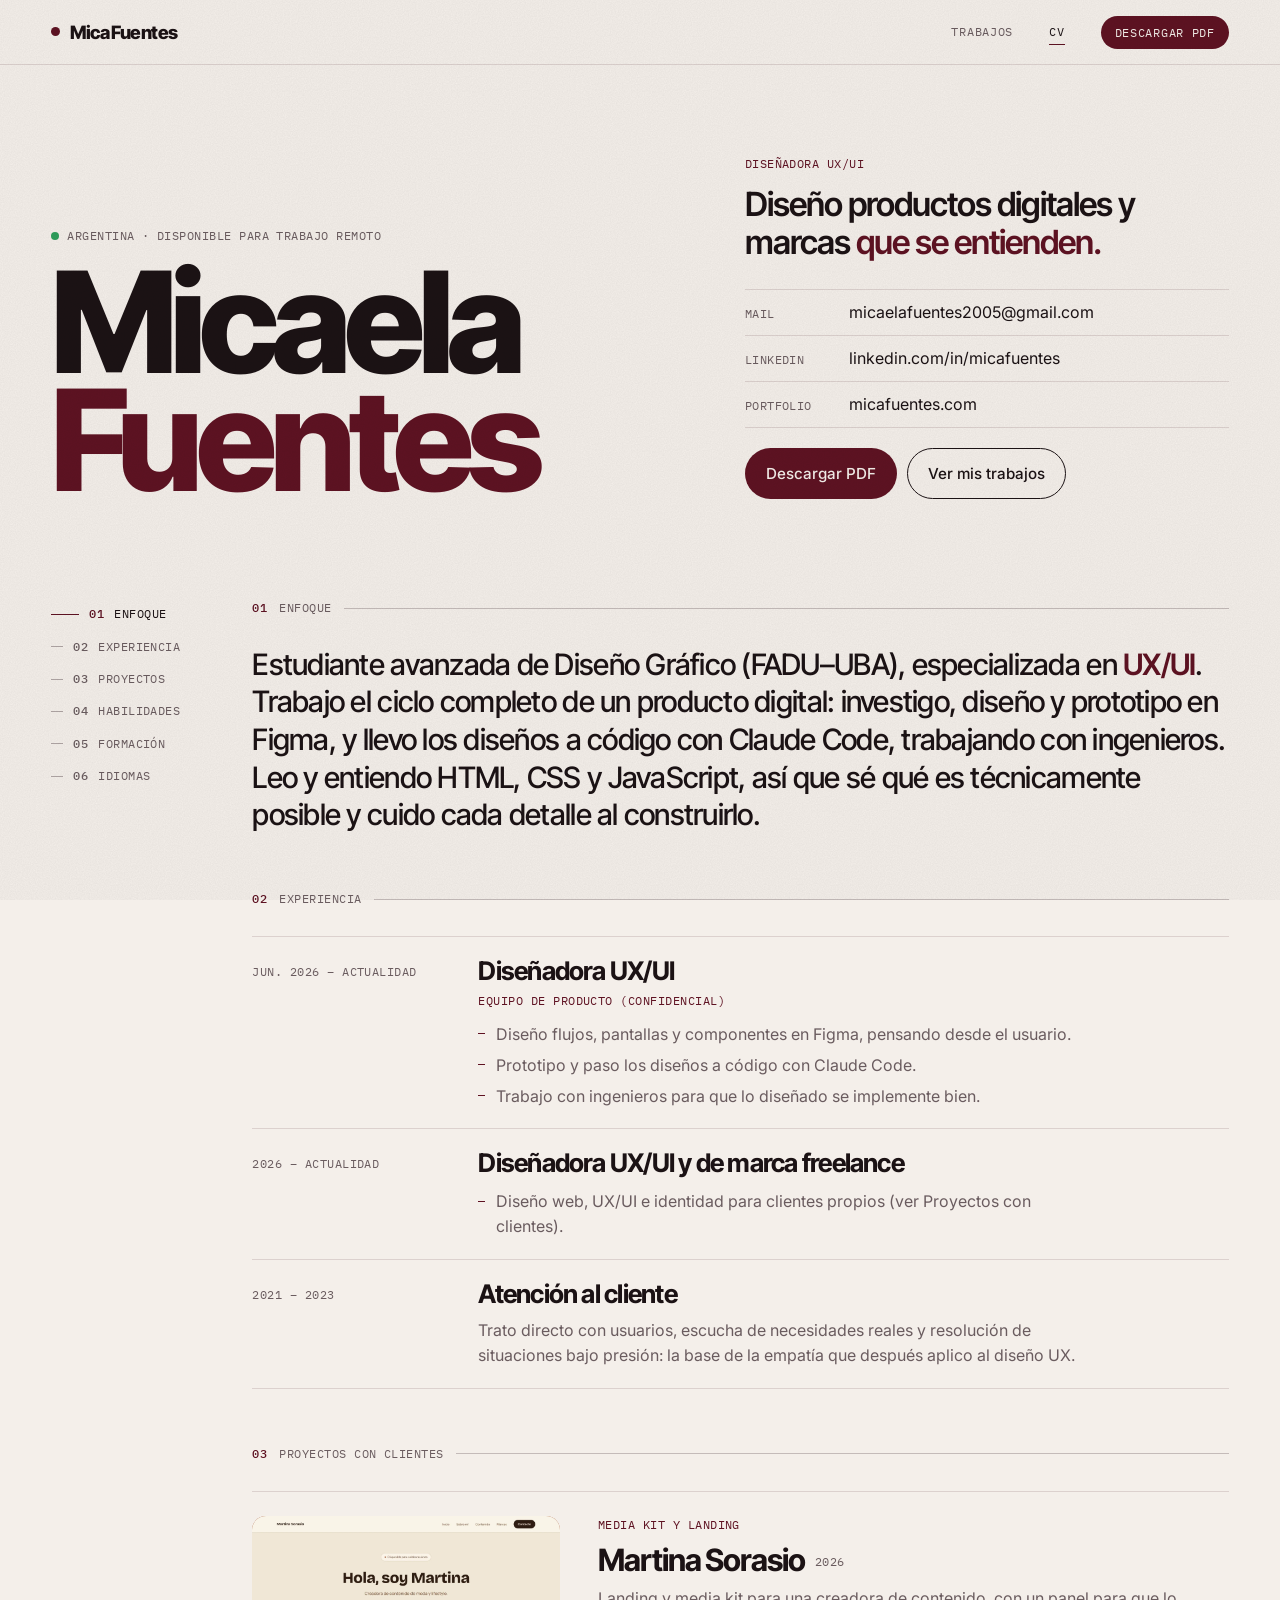
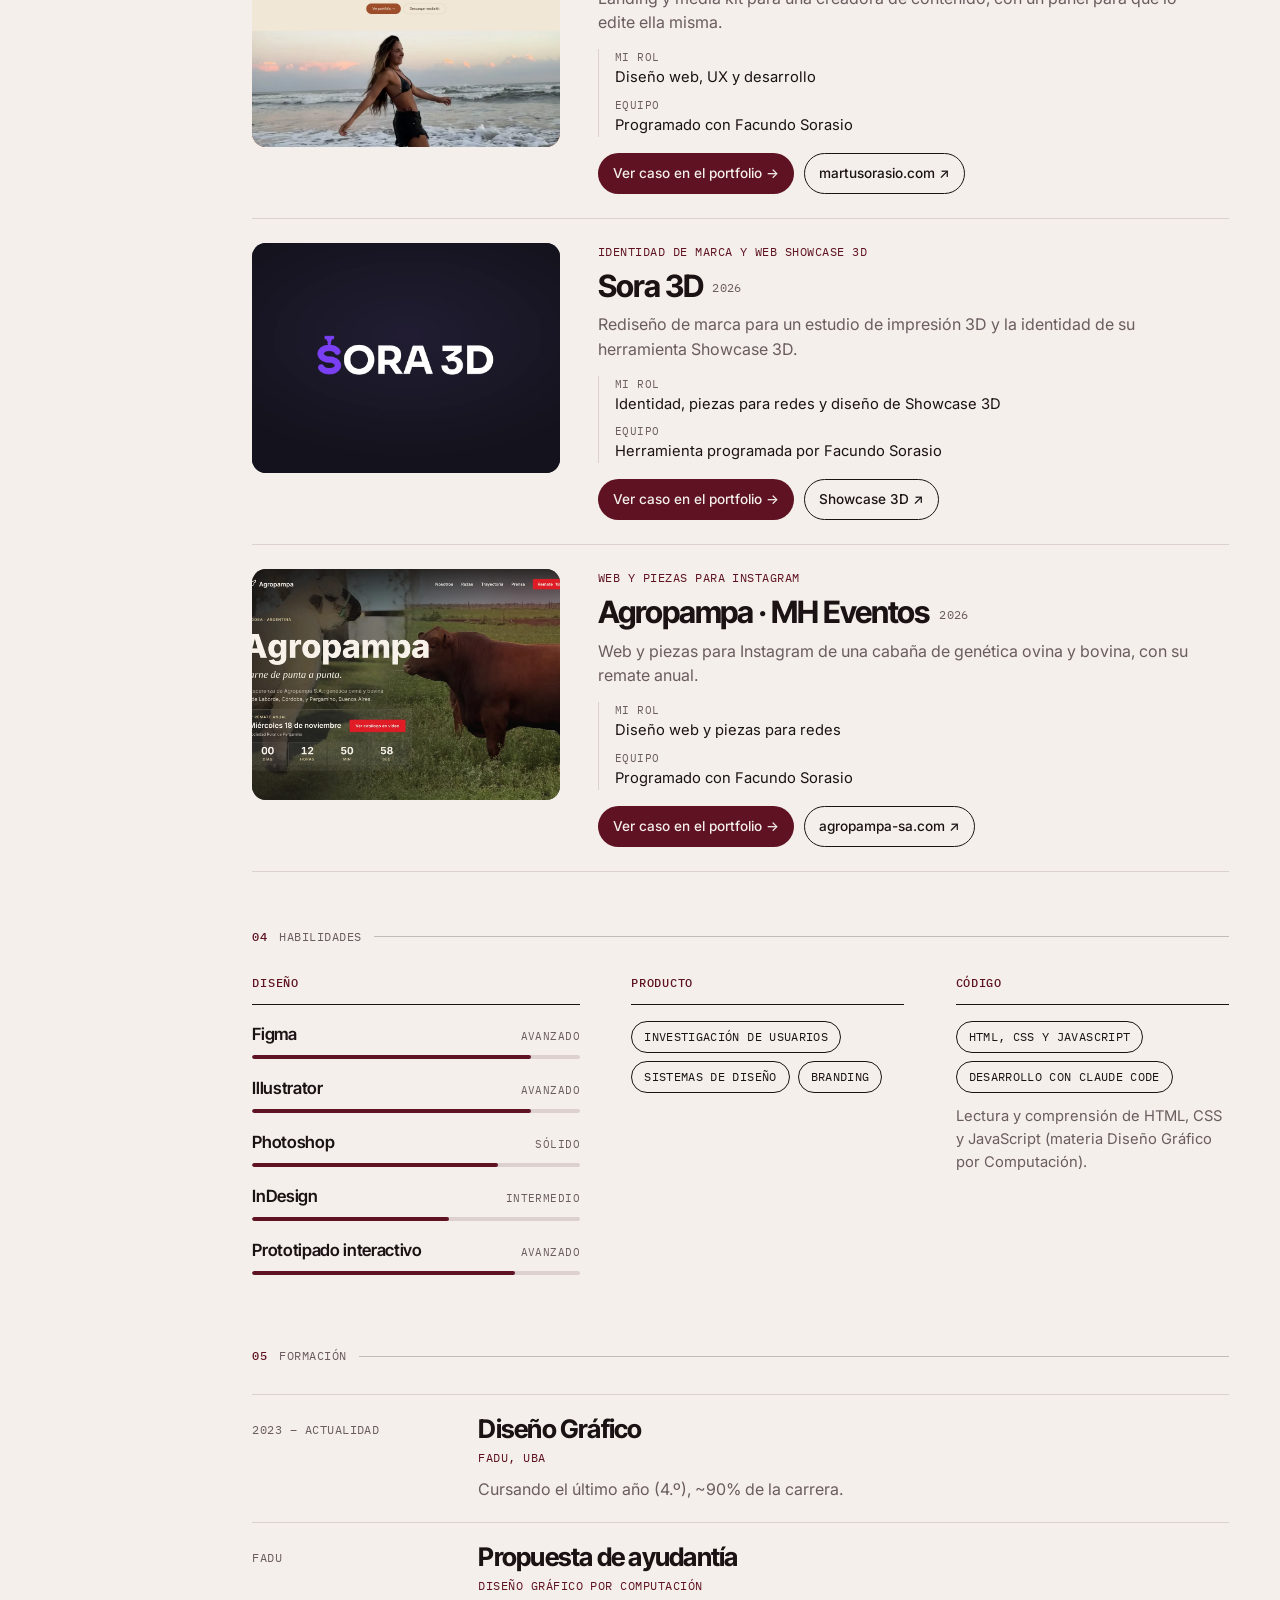
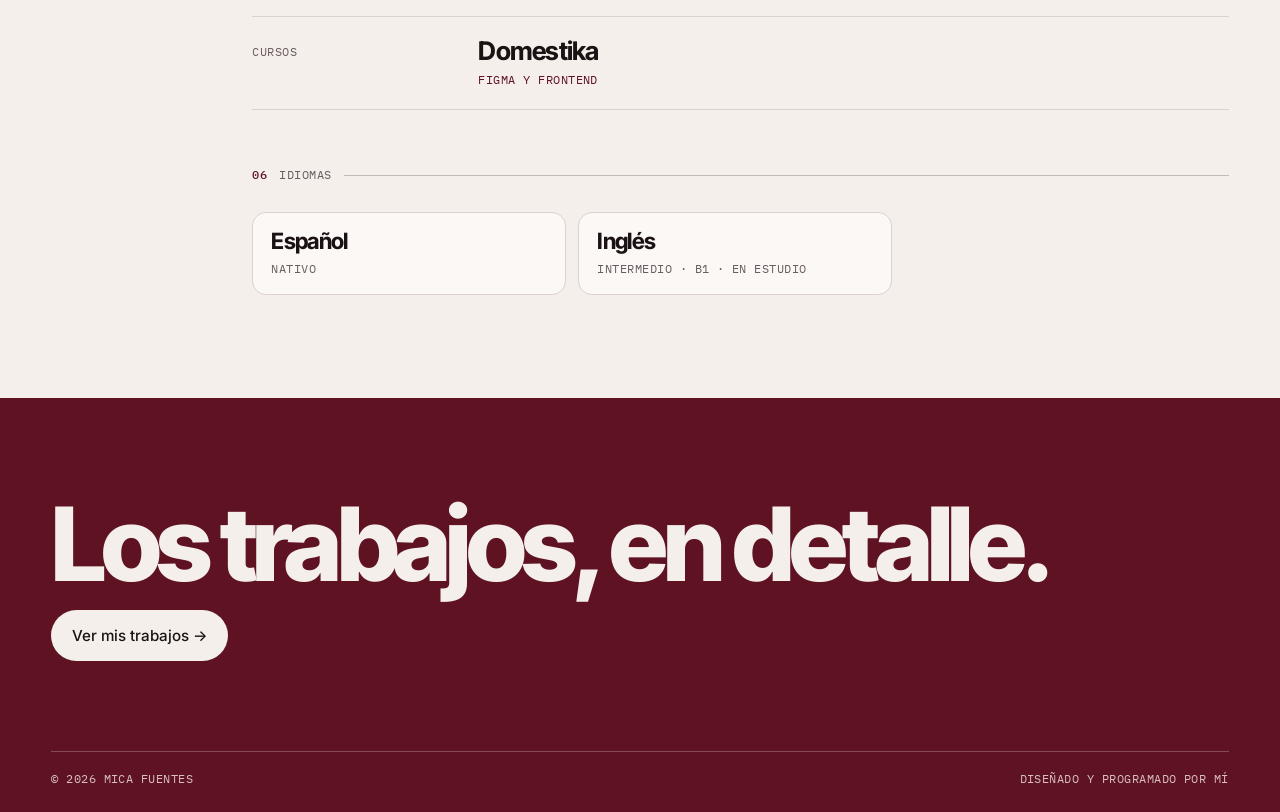
<file: cv/index.html>
<!DOCTYPE html>
<html lang="es">
<head>
<meta charset="UTF-8">
<meta name="viewport" content="width=device-width, initial-scale=1">
<title>CV — Micaela Fuentes · Diseñadora UX/UI</title>
<meta name="description" content="CV de Micaela Fuentes, diseñadora UX/UI de Argentina. Diseño productos digitales y marcas que se entienden. Disponible para trabajo remoto.">
<link rel="canonical" href="https://micafuentes.com/cv/">
<meta property="og:type" content="profile">
<meta property="og:site_name" content="Mica Fuentes">
<meta property="og:locale" content="es_AR">
<meta property="og:url" content="https://micafuentes.com/cv/">
<meta property="og:title" content="CV — Micaela Fuentes, diseñadora UX/UI">
<meta property="og:description" content="Diseño productos digitales y marcas que se entienden. Experiencia, habilidades y formación.">
<meta property="og:image" content="https://micafuentes.com/img/og-cv.jpg">
<meta property="og:image:type" content="image/jpeg">
<meta property="og:image:width" content="1200">
<meta property="og:image:height" content="630">
<meta property="og:image:alt" content="CV de Mica Fuentes, diseñadora UX/UI.">
<meta name="twitter:card" content="summary_large_image">
<meta name="twitter:title" content="CV — Micaela Fuentes, diseñadora UX/UI">
<meta name="twitter:description" content="Diseño productos digitales y marcas que se entienden.">
<meta name="twitter:image" content="https://micafuentes.com/img/og-cv.jpg">
<meta name="theme-color" content="#F4EFEA">
<link rel="icon" href="data:image/svg+xml,%3Csvg xmlns='http://www.w3.org/2000/svg' viewBox='0 0 64 64'%3E%3Crect width='64' height='64' rx='14' fill='%235E1222'/%3E%3Ctext x='32' y='42' text-anchor='middle' font-family='Arial' font-weight='700' font-size='26' fill='%23F4EFEA'%3EMF%3C/text%3E%3C/svg%3E">
<link rel="preconnect" href="https://fonts.googleapis.com">
<link rel="preconnect" href="https://fonts.gstatic.com" crossorigin>
<link href="https://fonts.googleapis.com/css2?family=Inter+Tight:wght@200..900&family=Inter:wght@400;500;600&family=IBM+Plex+Mono:wght@400;500&display=swap" rel="stylesheet">
<style>
/* ---------- base: mismo sistema que la home ---------- */
:root{
  --bg:#F4EFEA;
  --paper:#FBF8F5;
  --ink:#1B1214;
  --ink-2:#6A5C5F;
  --line:#DCD1CE;
  --bordo:#5E1222;
  --bordo-2:#86203A;
  --rosa:#E9C9CF;
  --disp:"Inter Tight",system-ui,sans-serif;
  --body:"Inter",system-ui,sans-serif;
  --mono:"IBM Plex Mono",ui-monospace,monospace;
  --pad:clamp(20px,4vw,56px);
  --max:1360px;
  --head:64px;
  --ease:cubic-bezier(.2,.7,.2,1);
}
*{box-sizing:border-box;margin:0;padding:0}
html{scroll-behavior:smooth;scroll-padding-top:var(--head)}
body{background:var(--bg);color:var(--ink);font-family:var(--body);font-size:16px;line-height:1.55;-webkit-font-smoothing:antialiased;overflow-x:clip}
body::after{content:"";position:fixed;inset:0;pointer-events:none;z-index:100;opacity:.06;mix-blend-mode:multiply;
  background-image:url("data:image/svg+xml,%3Csvg xmlns='http://www.w3.org/2000/svg' width='180' height='180'%3E%3Cfilter id='n'%3E%3CfeTurbulence type='fractalNoise' baseFrequency='.85' numOctaves='3' stitchTiles='stitch'/%3E%3CfeColorMatrix values='0 0 0 0 0 0 0 0 0 0 0 0 0 0 0 0 0 0 .9 0'/%3E%3C/filter%3E%3Crect width='100%25' height='100%25' filter='url(%23n)'/%3E%3C/svg%3E")}
a{color:inherit;text-underline-offset:.2em}
img{display:block;max-width:100%}
::selection{background:var(--bordo);color:var(--bg)}
html{scrollbar-color:var(--bordo) var(--bg);caret-color:var(--bordo)}

/* transición entre páginas (portfolio ⇄ CV): el nombre viaja */
@view-transition{navigation:auto;types:page}
html:active-view-transition-type(page)::view-transition-old(root){animation:vt-out .32s cubic-bezier(.4,0,1,1) both}
html:active-view-transition-type(page)::view-transition-new(root){animation:vt-in .65s cubic-bezier(.16,1,.3,1) .08s both}
::view-transition-group(mf-name){animation-duration:.75s;animation-timing-function:cubic-bezier(.16,1,.3,1)}
::view-transition-group(topbar){animation:none}
@keyframes vt-out{to{opacity:0;transform:translateY(-18px)}}
@keyframes vt-in{from{opacity:0;transform:translateY(26px)}}
.wrap{max-width:var(--max);margin:0 auto;padding:0 var(--pad)}
.mono{font-family:var(--mono);font-size:.74rem;letter-spacing:.04em;text-transform:uppercase}
:focus-visible{outline:2px solid var(--bordo);outline-offset:3px;border-radius:4px}
.sec-label{display:flex;align-items:center;gap:12px;color:var(--ink-2);margin-bottom:clamp(18px,3vw,28px);font-weight:400}
.sec-label b{font-weight:500;color:var(--bordo)}
.sec-label::after{content:"";flex:1;height:1px;background:currentColor;opacity:.35}

header.top{position:sticky;top:0;z-index:50;background:var(--bg);border-bottom:1px solid var(--line);view-transition-name:topbar}
.top .wrap{display:flex;align-items:center;justify-content:space-between;height:var(--head);gap:16px}
.mark{white-space:nowrap;font-family:var(--disp);font-weight:800;font-size:1.15rem;letter-spacing:-.03em;text-decoration:none;display:flex;align-items:center;gap:10px}
.mark i{width:9px;height:9px;border-radius:50%;background:var(--bordo)}
nav.links{display:flex;gap:clamp(16px,3vw,36px);align-items:center}
nav.links a{font-family:var(--mono);font-size:.74rem;letter-spacing:.06em;text-transform:uppercase;text-decoration:none;position:relative;color:var(--ink-2);transition:color .2s}
nav.links a:hover,nav.links a.on{color:var(--ink)}
nav.links a::after{content:"";position:absolute;left:0;right:0;bottom:-4px;height:1px;background:var(--bordo);transform:scaleX(0);transform-origin:right;transition:transform .35s var(--ease)}
nav.links a:hover::after,nav.links a.on::after{transform:scaleX(1);transform-origin:left}
nav.links .cta{white-space:nowrap;font-family:var(--mono);font-size:.74rem;letter-spacing:.06em;text-transform:uppercase;border:0;cursor:pointer;color:var(--bg);background:var(--bordo);padding:9px 14px;border-radius:999px;transition:background .2s}
nav.links .cta:hover{background:var(--ink)}
@media(max-width:640px){nav.links a:not(.keep){display:none}}

.btns{display:flex;flex-wrap:wrap;gap:10px;margin-top:20px}
.btn{display:inline-flex;align-items:center;gap:8px;text-decoration:none;font-weight:500;font-size:.95rem;padding:13px 20px;border-radius:999px;background:var(--bordo);color:var(--bg);border:1px solid transparent;cursor:pointer;font-family:var(--body);transition:background .2s,color .2s}
.btn:hover{background:var(--ink)}
.btn.ghost{background:none;color:inherit;border-color:currentColor}
.btn.ghost:hover{background:rgba(127,127,127,.12)}
.btn.sm{padding:9px 14px;font-size:.85rem}
.tags{display:flex;flex-wrap:wrap;gap:6px}
.tags span{font-family:var(--mono);font-size:.64rem;letter-spacing:.03em;text-transform:uppercase;border:1px solid var(--line);border-radius:999px;padding:3px 8px;color:var(--ink-2);white-space:nowrap}

.rv{opacity:0;transform:translateY(28px);transition:opacity .9s var(--ease),transform .9s var(--ease)}
.rv.in{opacity:1;transform:none}

/* ---------- 0. encabezado ---------- */
.cv-hero{padding:clamp(40px,7vw,96px) 0 clamp(24px,4vw,44px)}
.cv-hero .g{display:grid;grid-template-columns:1.3fr 1fr;gap:clamp(24px,5vw,80px);align-items:end}
.cv-hero .kick{display:inline-flex;align-items:center;gap:8px;color:var(--ink-2);margin-bottom:18px}
.cv-hero .kick i{flex:none;width:8px;height:8px;border-radius:50%;background:#2E9E5B;box-shadow:0 0 0 0 rgba(46,158,91,.5);animation:pulse 2.4s infinite}
@keyframes pulse{70%{box-shadow:0 0 0 8px rgba(46,158,91,0)}100%{box-shadow:0 0 0 0 rgba(46,158,91,0)}}
.cv-hero h1{font-family:var(--disp);font-weight:800;font-size:clamp(3.6rem,11vw,10rem);line-height:.84;letter-spacing:-.05em;view-transition-name:mf-name}
.cv-hero .kick,.cv-hero .side>*{animation:rise .8s var(--ease) both}
.cv-hero .side>*:nth-child(1){animation-delay:.15s}
.cv-hero .side>*:nth-child(2){animation-delay:.25s}
.cv-hero .side>*:nth-child(3){animation-delay:.35s}
.cv-hero .side>*:nth-child(4){animation-delay:.45s}
@keyframes rise{from{opacity:0;transform:translateY(14px)}}
.cv-hero h1 .l2{display:block;color:var(--bordo)}
.cv-hero .role{color:var(--bordo);margin-bottom:12px;display:block}
.cv-hero .tagline{font-family:var(--disp);font-weight:600;font-size:clamp(1.4rem,2.6vw,2.2rem);letter-spacing:-.03em;line-height:1.15}
.cv-hero .tagline b{color:var(--bordo);font-weight:600}
.contact-list{margin-top:clamp(18px,2.4vw,28px);border-top:1px solid var(--line)}
.contact-list div{display:grid;grid-template-columns:92px 1fr;gap:12px;align-items:baseline;padding:10px 0;border-bottom:1px solid var(--line)}
.contact-list dt{color:var(--ink-2)}
.contact-list dd a{text-decoration:none;border-bottom:1px solid transparent;transition:border-color .2s,color .2s;overflow-wrap:anywhere}
.contact-list dd a:hover{color:var(--bordo);border-bottom-color:var(--bordo)}
@media(max-width:820px){.cv-hero .g{grid-template-columns:1fr}.cv-hero h1{font-size:23vw}}
@media(max-width:480px){.contact-list div{grid-template-columns:1fr;gap:2px;padding:9px 0}}

/* ---------- índice lateral (desktop) ---------- */
.cv-body{display:block}
.toc{display:none}
@media(min-width:1100px){
  .cv-body{display:grid;grid-template-columns:150px minmax(0,1fr);gap:clamp(32px,4vw,64px)}
  .toc{display:block;position:sticky;top:calc(var(--head) + 40px);align-self:start;padding-top:clamp(28px,4.5vw,56px)}
}
.toc ol{list-style:none;display:grid;gap:2px}
.toc a{display:flex;align-items:center;gap:10px;padding:6px 0;text-decoration:none;color:var(--ink-2);transition:color .25s}
.toc a::before{content:"";width:12px;height:1px;background:currentColor;opacity:.5;transition:width .45s var(--ease),background .25s,opacity .25s}
.toc a b{font-weight:500}
.toc a:hover{color:var(--ink)}
.toc a.on{color:var(--ink)}
.toc a.on::before{width:28px;background:var(--bordo);opacity:1}
.toc a.on b{color:var(--bordo)}

/* ---------- secciones ---------- */
.cv-sec{padding:clamp(28px,4.5vw,56px) 0 0}
.lede{font-family:var(--disp);font-weight:500;font-size:clamp(1.25rem,2.3vw,1.95rem);letter-spacing:-.025em;line-height:1.28;max-width:56ch}
.lede strong{font-weight:600;color:var(--bordo)}

.item{display:grid;grid-template-columns:minmax(120px,1fr) 4fr;gap:clamp(14px,3vw,40px);padding:20px 0;border-top:1px solid var(--line)}
.item:last-child{border-bottom:1px solid var(--line)}
.item .when{color:var(--ink-2);padding-top:6px}
.item h3{font-family:var(--disp);font-weight:700;font-size:clamp(1.25rem,2vw,1.7rem);letter-spacing:-.03em;line-height:1.1}
.item .org{color:var(--bordo);margin-top:6px;display:block}
.item p{color:var(--ink-2);margin-top:10px;max-width:62ch}
.item p a{color:var(--ink)}
.item ul{list-style:none;margin-top:12px;display:grid;gap:6px;max-width:62ch}
.item li{position:relative;padding-left:18px;color:var(--ink-2)}
.item li::before{content:"";position:absolute;left:0;top:.7em;width:7px;height:1px;background:var(--bordo)}
@media(max-width:720px){.item{grid-template-columns:1fr;gap:6px}.item .when{padding-top:0}}

/* proyectos */
.proj{display:grid;grid-template-columns:clamp(160px,24vw,320px) 1fr;gap:clamp(16px,3vw,40px);padding:24px 0;border-top:1px solid var(--line)}
.proj:last-child{border-bottom:1px solid var(--line)}
.proj .media{aspect-ratio:4/3;border-radius:14px;overflow:hidden;background:var(--c,#ddd);align-self:start}
.proj .media img{width:100%;height:100%;object-fit:cover;object-position:top center}
.proj .kind{color:var(--bordo);display:block;margin-bottom:8px}
.proj h3{font-family:var(--disp);font-weight:700;font-size:clamp(1.4rem,2.4vw,2rem);letter-spacing:-.035em;line-height:1.08}
.proj h3 small{font-family:var(--mono);font-weight:400;font-size:.72rem;letter-spacing:.03em;color:var(--ink-2);margin-left:10px;vertical-align:middle}
.proj p{color:var(--ink-2);margin-top:10px;max-width:60ch}
.proj dl{display:grid;gap:8px;margin-top:14px;border-left:1px solid var(--line);padding-left:16px}
.proj dt{font-family:var(--mono);font-size:.68rem;text-transform:uppercase;letter-spacing:.04em;color:var(--ink-2)}
.proj dd{font-size:.92rem}
.proj .btns{margin-top:16px}
.prt{display:none}
@media(max-width:720px){.proj{grid-template-columns:1fr}.proj .media{aspect-ratio:16/10}}

/* habilidades */
.skills{display:grid;grid-template-columns:1.2fr 1fr 1fr;gap:clamp(24px,4vw,56px)}
.panel h3{font-family:var(--mono);font-weight:500;font-size:.74rem;letter-spacing:.06em;text-transform:uppercase;color:var(--bordo);padding-bottom:12px;border-bottom:1px solid var(--ink);margin-bottom:16px}
.skill{margin-bottom:16px}
.skill .lbl{display:flex;justify-content:space-between;align-items:baseline;gap:12px;font-family:var(--disp);font-weight:600;font-size:1.05rem;letter-spacing:-.02em}
.skill .lbl em{font-style:normal;font-family:var(--mono);font-weight:400;font-size:.7rem;letter-spacing:.04em;text-transform:uppercase;color:var(--ink-2)}
.meter{height:4px;margin-top:8px;border-radius:2px;background:var(--line);overflow:hidden}
.meter i{display:block;height:100%;width:var(--w);background:var(--bordo);border-radius:2px;transform:scaleX(0);transform-origin:left;transition:transform 1.1s var(--ease)}
.in .meter i{transform:none}
.panel .tags span{font-size:.72rem;padding:6px 12px;border-color:var(--ink);color:var(--ink)}
.panel .tags{gap:8px}
.panel-note{color:var(--ink-2);font-size:.92rem;margin-top:12px;max-width:34ch}
@media(max-width:900px){.skills{grid-template-columns:1fr}}

/* idiomas */
.langs{display:grid;grid-template-columns:repeat(auto-fit,minmax(220px,1fr));gap:12px;max-width:640px}
.lang{background:var(--paper);border:1px solid var(--line);border-radius:14px;padding:16px 18px}
.lang b{display:block;font-family:var(--disp);font-weight:700;font-size:1.4rem;letter-spacing:-.03em;line-height:1.1}
.lang span{display:block;margin-top:6px;color:var(--ink-2)}

/* cierre */
.cv-end{margin-top:clamp(56px,8vw,110px);background:var(--bordo);color:var(--bg);padding:clamp(56px,8vw,100px) 0 24px;overflow:hidden}
.cv-end h2{font-family:var(--disp);font-weight:800;font-size:clamp(2.6rem,8vw,7rem);letter-spacing:-.055em;line-height:.9}
.cv-end .btn{background:var(--bg);color:var(--ink)}
.cv-end .btn:hover{background:var(--rosa)}
.cv-end footer{margin-top:clamp(48px,7vw,90px);border-top:1px solid rgba(244,239,234,.25);padding-top:18px;display:flex;justify-content:space-between;gap:12px;flex-wrap:wrap;color:#D9BFC4}

@media(max-width:820px){
  :root{--head:58px}
  body{line-height:1.6}
}
@media (prefers-reduced-motion: reduce){
  @view-transition{navigation:none}
  *,*::before,*::after{animation:none!important;transition:none!important;scroll-behavior:auto!important}
  .rv{opacity:1;transform:none}
}

/* ---------- impresión: A4, fondo blanco, 1–2 páginas ---------- */
@page{size:A4;margin:11mm 13mm}
@media print{
  :root{--bg:#fff;--paper:#fff;--pad:0}
  html,body{background:#fff}
  body{font-size:9pt;line-height:1.4;overflow:visible;-webkit-print-color-adjust:exact;print-color-adjust:exact}
  body::after,header.top,.cv-end,.cv-hero .kick i{display:none}
  *,*::before,*::after{animation:none!important;transition:none!important}
  .rv{opacity:1!important;transform:none!important}
  .wrap{max-width:none;padding:0}
  .toc{display:none!important}
  .cv-body{display:block!important}
  .scr{display:none}
  .prt{display:inline}
  a{text-decoration:none}

  .mono{font-size:7pt}
  .sec-label{margin-bottom:8px;gap:8px}
  .cv-sec{padding:14px 0 0}

  .cv-hero{padding:0 0 6px}
  .cv-hero .g{grid-template-columns:1.2fr 1fr;gap:20px;align-items:end}
  .cv-hero .kick{margin-bottom:8px}
  .cv-hero h1{font-size:40pt;line-height:.86}
  .cv-hero .role{margin-bottom:6px}
  .cv-hero .tagline{font-size:13pt}
  .contact-list{margin-top:10px}
  .contact-list div{padding:4px 0;grid-template-columns:62px 1fr}
  .contact-list dd{font-size:8.5pt}

  .lede{font-size:11pt;line-height:1.35;max-width:none}

  .item{padding:8px 0;gap:14px;grid-template-columns:90px 1fr;break-inside:avoid}
  .item .when{padding-top:3px}
  .item h3{font-size:11pt}
  .item .org{margin-top:3px}
  .item p{margin-top:4px}
  .item ul{margin-top:5px;gap:2px;max-width:none}
  .item li{padding-left:12px}
  .item li::before{top:.65em;width:5px}

  .proj{padding:10px 0;gap:14px;grid-template-columns:42mm 1fr;break-inside:avoid}
  .proj .media{border-radius:6px}
  .proj .kind{margin-bottom:3px}
  .proj h3{font-size:13pt}
  .proj p{margin-top:4px}
  .proj dl{margin-top:6px;gap:3px;padding-left:10px}
  .proj dt{font-size:6.5pt}
  .proj dd{font-size:8.5pt}
  .proj .btns{margin-top:6px;gap:2px 14px}
  .proj .btn{padding:0;border:0;border-radius:0;background:none;color:var(--bordo);font-size:8pt;font-weight:500}

  .skills{grid-template-columns:1.2fr 1fr 1fr;gap:20px;break-inside:avoid}
  .panel h3{padding-bottom:6px;margin-bottom:10px}
  .skill{margin-bottom:8px}
  .skill .lbl{font-size:9.5pt}
  .meter{margin-top:4px;height:3px}
  .meter i{transform:none!important}
  .panel .tags span{font-size:7pt;padding:3px 8px}
  .panel-note{font-size:8.5pt;margin-top:6px}

  .lang{padding:8px 12px;border-radius:8px}
  .lang b{font-size:11pt}
  .lang span{margin-top:2px}
  .langs{gap:8px}
  .cv-sec.no-break{break-inside:avoid}
}
</style>
</head>
<body>

<header class="top">
  <div class="wrap">
    <a class="mark" href="../" aria-label="Mica Fuentes, inicio"><i></i>Mica Fuentes</a>
    <nav class="links" aria-label="Principal">
      <a href="../#trabajos">Trabajos</a>
      <a href="./" class="on" aria-current="page">CV</a>
      <button type="button" class="cta" id="pdf">Descargar PDF</button>
    </nav>
  </div>
</header>

<main id="inicio">
  <!-- ENCABEZADO -->
  <section class="cv-hero" aria-label="Presentación">
    <div class="wrap g">
      <div>
        <p class="kick mono"><i></i>Argentina · Disponible para trabajo remoto</p>
        <h1 aria-label="Micaela Fuentes"><span aria-hidden="true">Micaela</span> <span class="l2" aria-hidden="true">Fuentes</span></h1>
      </div>
      <div class="side">
        <span class="role mono">Diseñadora UX/UI</span>
        <p class="tagline">Diseño productos digitales y marcas <b>que se entienden.</b></p>
        <dl class="contact-list">
          <div><dt class="mono">Mail</dt><dd><a href="mailto:micaelafuentes2005@gmail.com">micaelafuentes2005@gmail.com</a></dd></div>
          <div><dt class="mono">LinkedIn</dt><dd><a href="https://www.linkedin.com/in/micafuentes" target="_blank" rel="noopener">linkedin.com/in/micafuentes</a></dd></div>
          <div><dt class="mono">Portfolio</dt><dd><a href="../">micafuentes.com</a></dd></div>
        </dl>
        <div class="btns scr">
          <button type="button" class="btn" id="pdf2">Descargar PDF</button>
          <a class="btn ghost" href="../#trabajos">Ver mis trabajos</a>
        </div>
      </div>
    </div>
  </section>

  <div class="wrap cv-body">
    <nav class="toc" aria-label="Secciones del CV">
      <ol class="mono">
        <li><a href="#enfoque"><b>01</b> Enfoque</a></li>
        <li><a href="#experiencia"><b>02</b> Experiencia</a></li>
        <li><a href="#proyectos"><b>03</b> Proyectos</a></li>
        <li><a href="#habilidades"><b>04</b> Habilidades</a></li>
        <li><a href="#formacion"><b>05</b> Formación</a></li>
        <li><a href="#idiomas"><b>06</b> Idiomas</a></li>
      </ol>
    </nav>
    <div class="cv-main">
    <!-- 01 · ENFOQUE -->
    <section class="cv-sec rv" id="enfoque" aria-labelledby="enfoque-t">
      <h2 class="sec-label mono" id="enfoque-t"><b>01</b> Enfoque</h2>
      <p class="lede">Estudiante avanzada de Diseño Gráfico (FADU–UBA), especializada en <strong>UX/UI</strong>. Trabajo el ciclo completo de un producto digital: investigo, diseño y prototipo en Figma, y llevo los diseños a código con Claude Code, trabajando con ingenieros. Leo y entiendo HTML, CSS y JavaScript, así que sé qué es técnicamente posible y cuido cada detalle al construirlo.</p>
    </section>

    <!-- 02 · EXPERIENCIA -->
    <section class="cv-sec" id="experiencia" aria-labelledby="exp-t">
      <h2 class="sec-label mono rv" id="exp-t"><b>02</b> Experiencia</h2>
      <div>
        <article class="item rv">
          <div class="when mono">Jun. 2026 – actualidad</div>
          <div>
            <h3>Diseñadora UX/UI</h3>
            <span class="org mono">Equipo de producto (confidencial)</span>
            <ul>
              <li>Diseño flujos, pantallas y componentes en Figma, pensando desde el usuario.</li>
              <li>Prototipo y paso los diseños a código con Claude Code.</li>
              <li>Trabajo con ingenieros para que lo diseñado se implemente bien.</li>
            </ul>
          </div>
        </article>
        <article class="item rv">
          <div class="when mono">2026 – actualidad</div>
          <div>
            <h3>Diseñadora UX/UI y de marca freelance</h3>
            <ul>
              <li>Diseño web, UX/UI e identidad para clientes propios (ver Proyectos con clientes).</li>
            </ul>
          </div>
        </article>
        <article class="item rv">
          <div class="when mono">2021 – 2023</div>
          <div>
            <h3>Atención al cliente</h3>
            <p>Trato directo con usuarios, escucha de necesidades reales y resolución de situaciones bajo presión: la base de la empatía que después aplico al diseño UX.</p>
          </div>
        </article>
      </div>
    </section>

    <!-- 03 · PROYECTOS CON CLIENTES -->
    <section class="cv-sec" id="proyectos" aria-labelledby="proy-t">
      <h2 class="sec-label mono rv" id="proy-t"><b>03</b> Proyectos con clientes</h2>
      <div>
        <article class="proj rv">
          <div class="media" style="--c:#A2552F"><img src="../img/martina.webp" alt="Captura del media kit de Martina Sorasio"></div>
          <div>
            <span class="kind mono">Media kit y landing</span>
            <h3>Martina Sorasio<small>2026</small></h3>
            <p>Landing y media kit para una creadora de contenido, con un panel para que lo edite ella misma.</p>
            <dl>
              <div><dt>Mi rol</dt><dd>Diseño web, UX y desarrollo</dd></div>
              <div><dt>Equipo</dt><dd>Programado con Facundo Sorasio</dd></div>
            </dl>
            <div class="btns">
              <a class="btn sm" href="../#proyecto-martina"><span class="scr">Ver caso en el portfolio →</span><span class="prt">Caso: micafuentes.com/#proyecto-martina</span></a>
              <a class="btn sm ghost" href="https://martusorasio.com" target="_blank" rel="noopener"><span class="scr">martusorasio.com ↗</span><span class="prt">Sitio: martusorasio.com</span></a>
            </div>
          </div>
        </article>

        <article class="proj rv">
          <div class="media" style="--c:#16161A"><img src="../img/sora.webp" alt="Captura del trabajo para Sora 3D"></div>
          <div>
            <span class="kind mono">Identidad de marca y web Showcase 3D</span>
            <h3>Sora 3D<small>2026</small></h3>
            <p>Rediseño de marca para un estudio de impresión 3D y la identidad de su herramienta Showcase 3D.</p>
            <dl>
              <div><dt>Mi rol</dt><dd>Identidad, piezas para redes y diseño de Showcase 3D</dd></div>
              <div><dt>Equipo</dt><dd>Herramienta programada por Facundo Sorasio</dd></div>
            </dl>
            <div class="btns">
              <a class="btn sm" href="../#proyecto-sora"><span class="scr">Ver caso en el portfolio →</span><span class="prt">Caso: micafuentes.com/#proyecto-sora</span></a>
              <a class="btn sm ghost" href="https://showcase3d.facundosorasio.com/" target="_blank" rel="noopener"><span class="scr">Showcase 3D ↗</span><span class="prt">Sitio: showcase3d.facundosorasio.com</span></a>
            </div>
          </div>
        </article>

        <article class="proj rv">
          <div class="media" style="--c:#3B3A2E"><img src="../img/agro.webp" alt="Captura de la web de Agropampa"></div>
          <div>
            <span class="kind mono">Web y piezas para Instagram</span>
            <h3>Agropampa · MH Eventos<small>2026</small></h3>
            <p>Web y piezas para Instagram de una cabaña de genética ovina y bovina, con su remate anual.</p>
            <dl>
              <div><dt>Mi rol</dt><dd>Diseño web y piezas para redes</dd></div>
              <div><dt>Equipo</dt><dd>Programado con Facundo Sorasio</dd></div>
            </dl>
            <div class="btns">
              <a class="btn sm" href="../#proyecto-agro"><span class="scr">Ver caso en el portfolio →</span><span class="prt">Caso: micafuentes.com/#proyecto-agro</span></a>
              <a class="btn sm ghost" href="https://agropampa-sa.com" target="_blank" rel="noopener"><span class="scr">agropampa-sa.com ↗</span><span class="prt">Sitio: agropampa-sa.com</span></a>
            </div>
          </div>
        </article>
      </div>
    </section>

    <!-- 04 · HABILIDADES -->
    <section class="cv-sec no-break" id="habilidades" aria-labelledby="hab-t">
      <h2 class="sec-label mono rv" id="hab-t"><b>04</b> Habilidades</h2>
      <div class="skills">
        <div class="panel rv">
          <h3>Diseño</h3>
          <div class="skill"><div class="lbl"><span>Figma</span><em>Avanzado</em></div><div class="meter"><i style="--w:85%"></i></div></div>
          <div class="skill"><div class="lbl"><span>Illustrator</span><em>Avanzado</em></div><div class="meter"><i style="--w:85%"></i></div></div>
          <div class="skill"><div class="lbl"><span>Photoshop</span><em>Sólido</em></div><div class="meter"><i style="--w:75%"></i></div></div>
          <div class="skill"><div class="lbl"><span>InDesign</span><em>Intermedio</em></div><div class="meter"><i style="--w:60%"></i></div></div>
          <div class="skill"><div class="lbl"><span>Prototipado interactivo</span><em>Avanzado</em></div><div class="meter"><i style="--w:80%"></i></div></div>
        </div>
        <div class="panel rv">
          <h3>Producto</h3>
          <div class="tags">
            <span>Investigación de usuarios</span>
            <span>Sistemas de diseño</span>
            <span>Branding</span>
          </div>
        </div>
        <div class="panel rv">
          <h3>Código</h3>
          <div class="tags">
            <span>HTML, CSS y JavaScript</span>
            <span>Desarrollo con Claude Code</span>
          </div>
          <p class="panel-note">Lectura y comprensión de HTML, CSS y JavaScript (materia Diseño Gráfico por Computación).</p>
        </div>
      </div>
    </section>

    <!-- 05 · FORMACIÓN -->
    <section class="cv-sec" id="formacion" aria-labelledby="form-t">
      <h2 class="sec-label mono rv" id="form-t"><b>05</b> Formación</h2>
      <div>
        <article class="item rv">
          <div class="when mono">2023 – actualidad</div>
          <div>
            <h3>Diseño Gráfico</h3>
            <span class="org mono">FADU, UBA</span>
            <p>Cursando el último año (4.º), ~90% de la carrera.</p>
          </div>
        </article>
        <article class="item rv">
          <div class="when mono">FADU</div>
          <div>
            <h3>Propuesta de ayudantía</h3>
            <span class="org mono">Diseño Gráfico por Computación</span>
          </div>
        </article>
        <article class="item rv">
          <div class="when mono">Cursos</div>
          <div>
            <h3>Domestika</h3>
            <span class="org mono">Figma y frontend</span>
          </div>
        </article>
      </div>
    </section>

    <!-- 06 · IDIOMAS -->
    <section class="cv-sec no-break" id="idiomas" aria-labelledby="idi-t">
      <h2 class="sec-label mono rv" id="idi-t"><b>06</b> Idiomas</h2>
      <div class="langs rv">
        <div class="lang"><b>Español</b><span class="mono">Nativo</span></div>
        <div class="lang"><b>Inglés</b><span class="mono">Intermedio · B1 · en estudio</span></div>
      </div>
    </section>
    </div>
  </div>

  <!-- CIERRE (no se imprime) -->
  <section class="cv-end" aria-label="Más trabajos">
    <div class="wrap">
      <h2 class="rv">Los trabajos, en detalle.</h2>
      <div class="btns"><a class="btn" href="../">Ver mis trabajos →</a></div>
      <footer class="mono">
        <span>© 2026 Mica Fuentes</span>
        <span>Diseñado y programado por mí</span>
      </footer>
    </div>
  </section>
</main>

<script>
/* ---- descargar PDF: el @media print arma la hoja A4 ---- */
document.querySelectorAll('#pdf, #pdf2').forEach(b => b.onclick = () => window.print());

/* ---- revelados ---- */
const reduce = matchMedia('(prefers-reduced-motion: reduce)').matches;
const revs = document.querySelectorAll('.rv');
if (reduce || !('IntersectionObserver' in window)) revs.forEach(el => el.classList.add('in'));
else {
  const io = new IntersectionObserver(es => es.forEach(e => { if (e.isIntersecting){ e.target.classList.add('in'); io.unobserve(e.target); } }), {rootMargin:'0px 0px -6% 0px'});
  revs.forEach(el => io.observe(el));
}
/* barras de nivel: se llenan en cascada */
document.querySelectorAll('.meter i').forEach((m, i) => m.style.transitionDelay = (.15 + i * .09) + 's');

/* índice lateral: marca la sección donde estás */
const tocLinks = [...document.querySelectorAll('.toc a')];
const tocSecs = tocLinks.map(a => document.querySelector(a.getAttribute('href')));
let tocTick = false;
function tocUpdate(){
  tocTick = false;
  const mid = innerHeight * .35;
  let on = 0;
  tocSecs.forEach((s, i) => { if (s.getBoundingClientRect().top <= mid) on = i; });
  if (innerHeight + scrollY >= document.documentElement.scrollHeight - 4 - document.querySelector('.cv-end').offsetHeight) on = tocSecs.length - 1;
  tocLinks.forEach((a, i) => { a.classList.toggle('on', i === on); if (i === on) a.setAttribute('aria-current', 'true'); else a.removeAttribute('aria-current'); });
}
addEventListener('scroll', () => { if (!tocTick){ tocTick = true; requestAnimationFrame(tocUpdate); } }, {passive:true});
tocUpdate();

/* transición al portfolio: el nombre viaja solo si está a la vista */
const cvName = document.querySelector('.cv-hero h1');
addEventListener('pageswap', e => {
  if (e.viewTransition && cvName.getBoundingClientRect().bottom < 0) cvName.style.viewTransitionName = 'none';
});
addEventListener('pageshow', e => { if (e.persisted) cvName.style.viewTransitionName = ''; });

/* por si se imprime con Ctrl+P antes de scrollear */
addEventListener('beforeprint', () => revs.forEach(el => el.classList.add('in')));
</script>
</body>
</html>
</file>
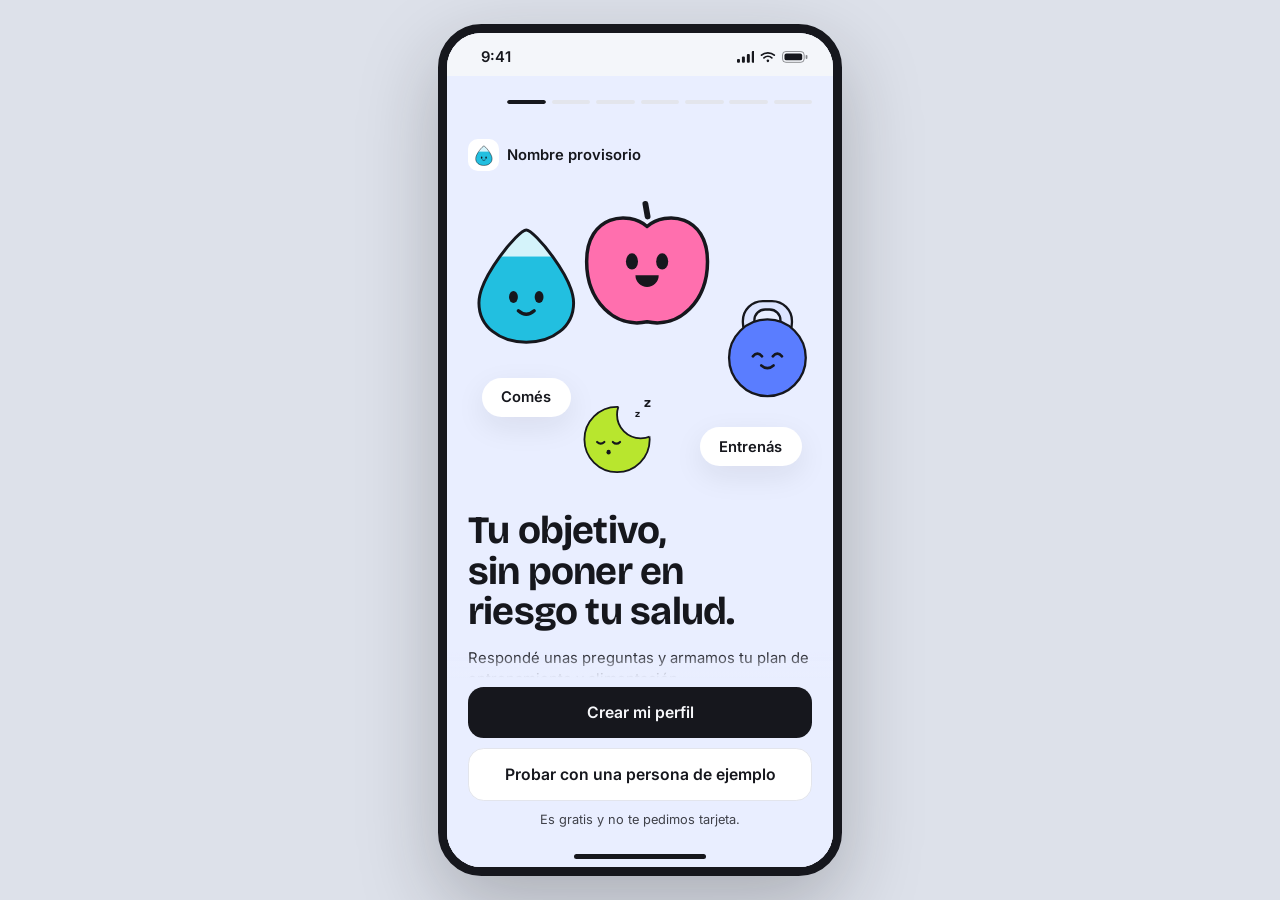
<file: proyectos/app-entrena/index.html>
<!doctype html>
<html lang="es">
  <head>
    <meta charset="UTF-8" />
    <link rel="icon" type="image/svg+xml" href="./favicon.svg" />
    <meta name="viewport" content="width=device-width, initial-scale=1.0, viewport-fit=cover" />
    <meta name="theme-color" content="#F6F7FA" media="(prefers-color-scheme: light)" />
    <meta name="theme-color" content="#121318" media="(prefers-color-scheme: dark)" />
    <meta name="description" content="Prototipo: app de entrenamiento y alimentación que te ayuda a llegar a tu objetivo y te cuida en el camino." />
    <link rel="preconnect" href="https://fonts.googleapis.com" />
    <link rel="preconnect" href="https://fonts.gstatic.com" crossorigin />
    <link href="https://fonts.googleapis.com/css2?family=Bricolage+Grotesque:opsz,wght@12..96,700&family=Inter:wght@400;500;600&display=swap" rel="stylesheet" />
    <title>Entrenamiento + comida · prototipo</title>
    <script type="module" crossorigin src="./assets/index-DwwpEgGy.js"></script>
    <link rel="stylesheet" crossorigin href="./assets/index-B0QBOzHY.css">
  </head>
  <body>
    <div id="root"></div>
  </body>
</html>
</file>
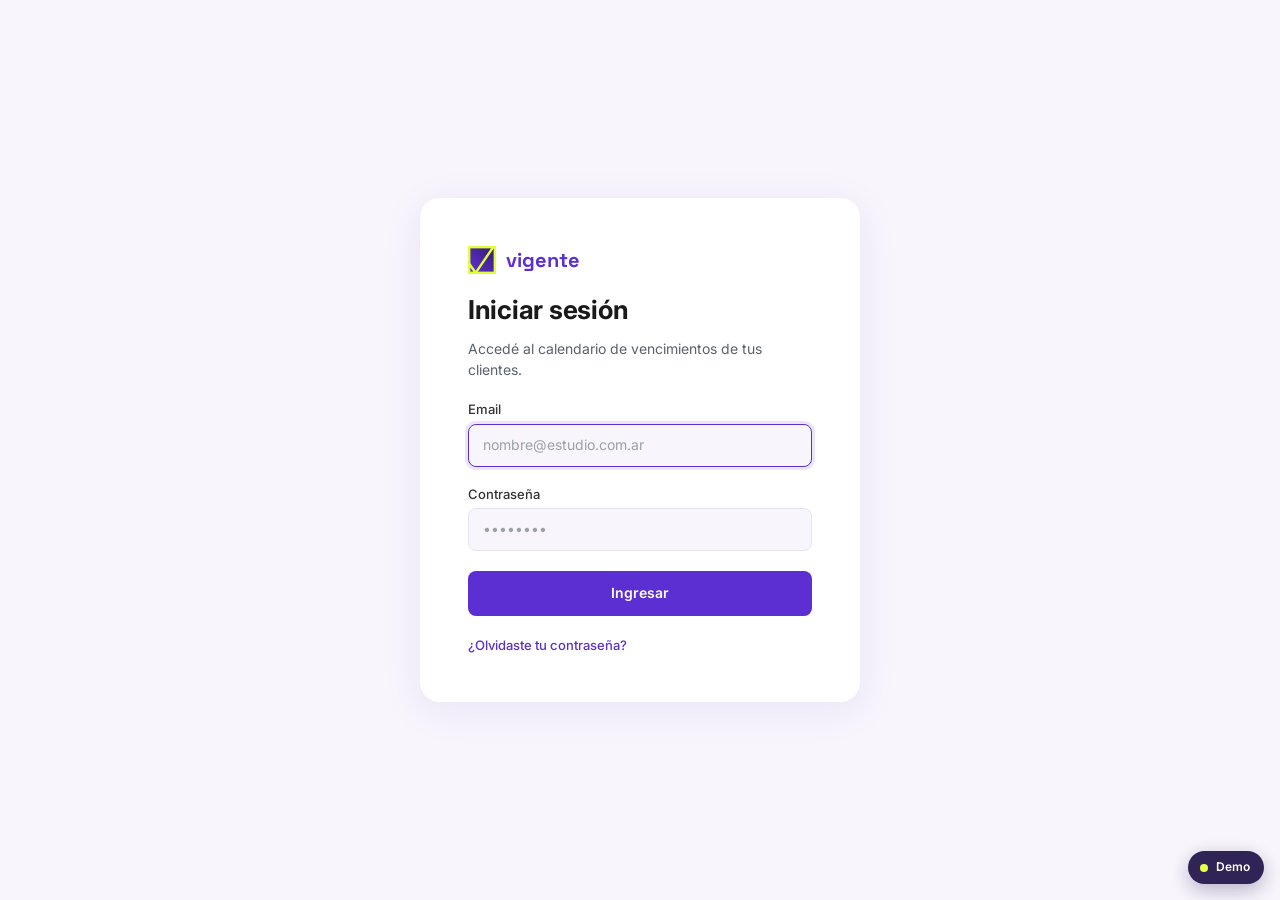
<file: proyectos/vigente/index.html>
<!doctype html>
<html lang="es-AR">
<head>
  <meta charset="utf-8">
  <meta name="viewport" content="width=device-width, initial-scale=1">
  <title>Vigente · Tus vencimientos, siempre al día</title>
  <meta name="description" content="Vigente arma solo el calendario impositivo de tus clientes, avisa prórrogas y cambios de norma y te recuerda qué presentar cada día. Demo interactiva para estudios contables.">
  <meta name="theme-color" content="#5b2fd1">
  <link rel="canonical" href="https://mica-fuentes.github.io/Vigente/">

  <meta property="og:type" content="website">
  <meta property="og:site_name" content="Vigente">
  <meta property="og:locale" content="es_AR">
  <meta property="og:url" content="https://mica-fuentes.github.io/Vigente/">
  <meta property="og:title" content="Vigente · Tus vencimientos, siempre al día">
  <meta property="og:description" content="El calendario impositivo que se arma solo para estudios contables. Probá la demo interactiva: web, app móvil y smartwatch.">
  <meta property="og:image" content="https://mica-fuentes.github.io/Vigente/assets/og-image.jpg">
  <meta property="og:image:type" content="image/jpeg">
  <meta property="og:image:width" content="1200">
  <meta property="og:image:height" content="630">
  <meta property="og:image:alt" content="Vigente: el panel «Hoy» en la web y en la app móvil, con los vencimientos del día.">
  <meta name="twitter:card" content="summary_large_image">
  <meta name="twitter:title" content="Vigente · Tus vencimientos, siempre al día">
  <meta name="twitter:description" content="El calendario impositivo que se arma solo para estudios contables. Probá la demo interactiva: web, app móvil y smartwatch.">
  <meta name="twitter:image" content="https://mica-fuentes.github.io/Vigente/assets/og-image.jpg">
  <meta name="twitter:image:alt" content="Vigente: el panel «Hoy» en la web y en la app móvil, con los vencimientos del día.">

  <link rel="icon" href="assets/logo-mark.svg" type="image/svg+xml">
  <link rel="icon" href="assets/favicon-32.png" sizes="32x32" type="image/png">
  <link rel="apple-touch-icon" href="assets/apple-touch-icon.png">
  <link rel="manifest" href="manifest.webmanifest">
  <link rel="preconnect" href="https://fonts.googleapis.com">
  <link rel="preconnect" href="https://fonts.gstatic.com" crossorigin>
  <link href="https://fonts.googleapis.com/css2?family=Inter:wght@400;500;600;700&family=Space+Grotesk:wght@700&display=swap" rel="stylesheet">
  <link rel="stylesheet" href="css/vigente.css">
</head>
<body>
  <div id="root"></div>
  <noscript>Vigente necesita JavaScript para funcionar.</noscript>
  <script src="js/store.js"></script>
  <script src="js/ui.js"></script>
  <script src="js/web-core.js"></script>
  <script src="js/web-clients.js"></script>
  <script src="js/web-more.js"></script>
  <script>
    V.ui.demoBar('web');
    if (!location.hash) location.replace('#/login');
    V.web.render();
  </script>
</body>
</html>
</file>
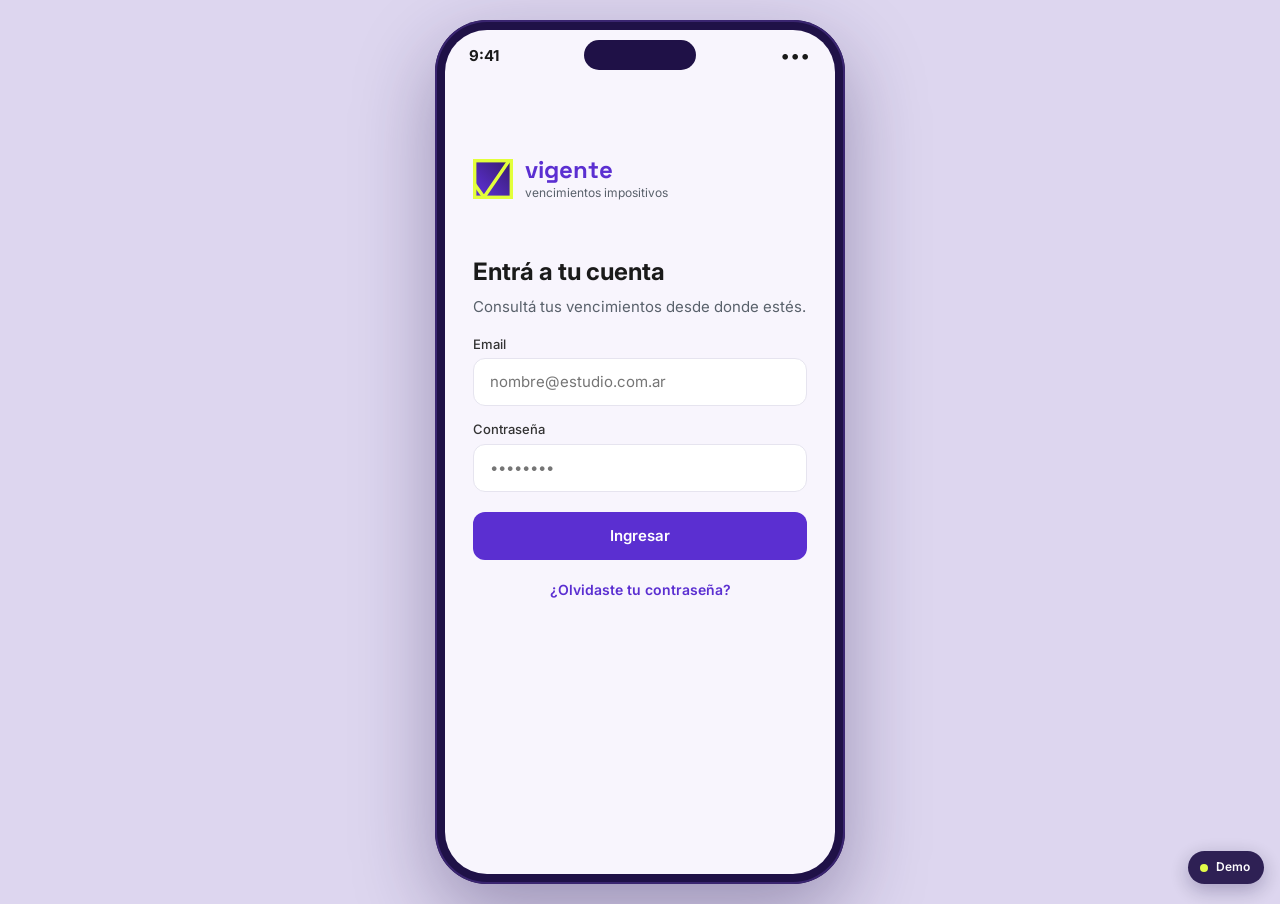
<file: proyectos/vigente/app.html>
<!doctype html>
<html lang="es-AR">
<head>
  <meta charset="utf-8">
  <meta name="viewport" content="width=device-width, initial-scale=1, viewport-fit=cover">
  <title>Vigente · App móvil</title>
  <meta name="description" content="La app móvil de Vigente: consultá y marcá como presentados los vencimientos de tus clientes desde donde estés. Demo interactiva.">
  <meta name="theme-color" content="#5b2fd1">
  <link rel="canonical" href="https://mica-fuentes.github.io/Vigente/app.html">

  <meta property="og:type" content="website">
  <meta property="og:site_name" content="Vigente">
  <meta property="og:locale" content="es_AR">
  <meta property="og:url" content="https://mica-fuentes.github.io/Vigente/app.html">
  <meta property="og:title" content="Vigente · App móvil">
  <meta property="og:description" content="Consultá y marcá como presentados los vencimientos de tus clientes desde el celular. Demo interactiva de la app móvil de Vigente.">
  <meta property="og:image" content="https://mica-fuentes.github.io/Vigente/assets/og-image.jpg">
  <meta property="og:image:type" content="image/jpeg">
  <meta property="og:image:width" content="1200">
  <meta property="og:image:height" content="630">
  <meta property="og:image:alt" content="Vigente en el celular: vencimientos de hoy y vencidos sin presentar.">
  <meta name="twitter:card" content="summary_large_image">
  <meta name="twitter:title" content="Vigente · App móvil">
  <meta name="twitter:description" content="Consultá y marcá como presentados los vencimientos de tus clientes desde el celular. Demo interactiva de la app móvil de Vigente.">
  <meta name="twitter:image" content="https://mica-fuentes.github.io/Vigente/assets/og-image.jpg">
  <meta name="twitter:image:alt" content="Vigente en el celular: vencimientos de hoy y vencidos sin presentar.">

  <link rel="icon" href="assets/logo-mark.svg" type="image/svg+xml">
  <link rel="icon" href="assets/favicon-32.png" sizes="32x32" type="image/png">
  <link rel="apple-touch-icon" href="assets/apple-touch-icon.png">
  <link rel="manifest" href="manifest.webmanifest">
  <link rel="preconnect" href="https://fonts.googleapis.com">
  <link rel="preconnect" href="https://fonts.gstatic.com" crossorigin>
  <link href="https://fonts.googleapis.com/css2?family=Inter:wght@400;500;600;700&family=Space+Grotesk:wght@700&display=swap" rel="stylesheet">
  <link rel="stylesheet" href="css/vigente.css">
  <link rel="stylesheet" href="css/mobile.css">
</head>
<body class="m-body">
  <div class="stage"><div class="phone"><div class="screen" id="screen" aria-live="polite"></div></div></div>
  <script src="js/store.js"></script>
  <script src="js/ui.js"></script>
  <script src="js/mobile.js"></script>
</body>
</html>
</file>
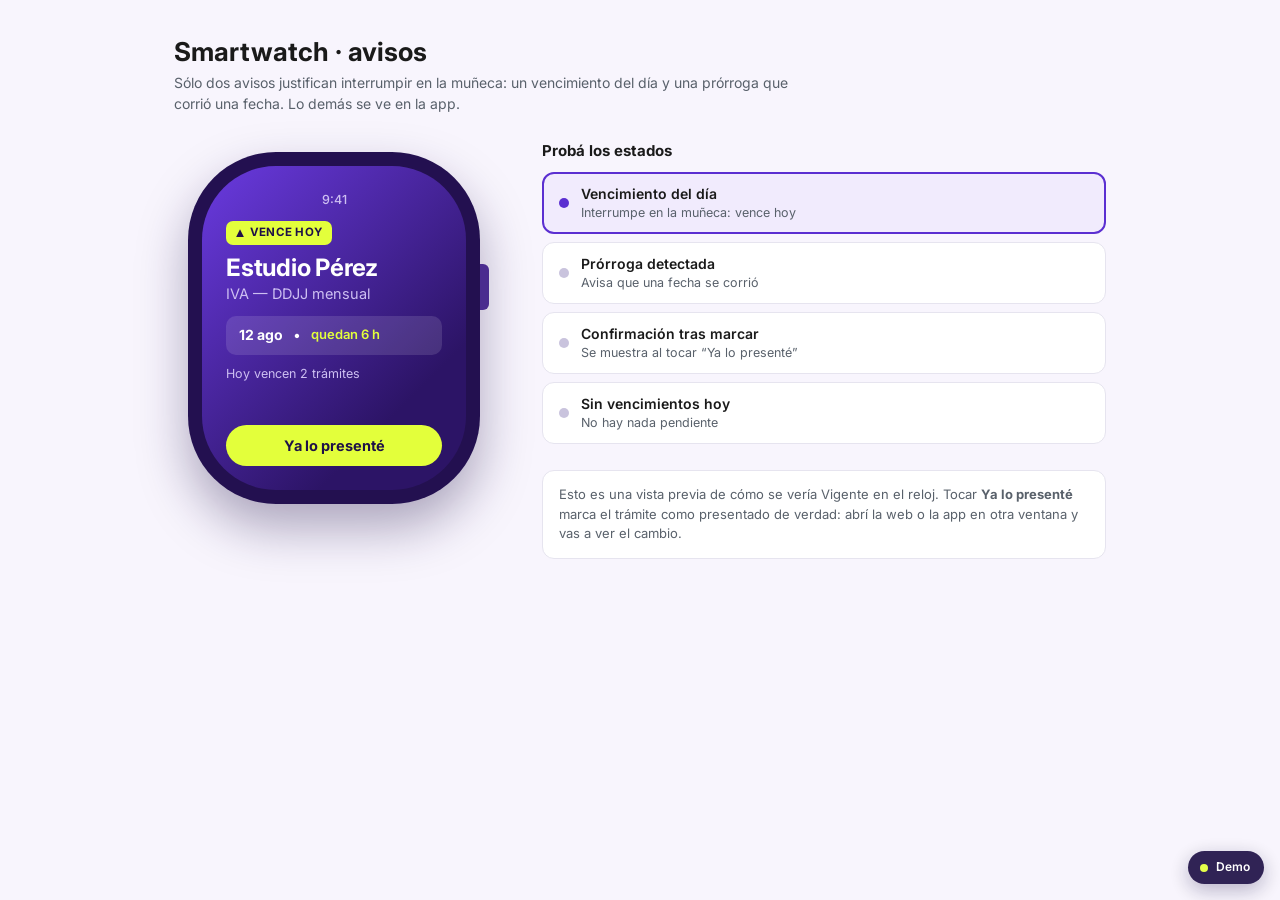
<file: proyectos/vigente/watch.html>
<!doctype html>
<html lang="es-AR">
<head>
  <meta charset="utf-8">
  <meta name="viewport" content="width=device-width, initial-scale=1">
  <title>Vigente · Smartwatch</title>
  <meta name="description" content="Vigente en la muñeca: sólo los avisos que importan, un vencimiento del día o una prórroga que corrió una fecha. Vista previa interactiva.">
  <meta name="theme-color" content="#5b2fd1">
  <link rel="canonical" href="https://mica-fuentes.github.io/Vigente/watch.html">

  <meta property="og:type" content="website">
  <meta property="og:site_name" content="Vigente">
  <meta property="og:locale" content="es_AR">
  <meta property="og:url" content="https://mica-fuentes.github.io/Vigente/watch.html">
  <meta property="og:title" content="Vigente · Smartwatch">
  <meta property="og:description" content="Sólo dos avisos justifican interrumpir en la muñeca: un vencimiento del día y una prórroga. Vista previa interactiva del smartwatch de Vigente.">
  <meta property="og:image" content="https://mica-fuentes.github.io/Vigente/assets/og-image.jpg">
  <meta property="og:image:type" content="image/jpeg">
  <meta property="og:image:width" content="1200">
  <meta property="og:image:height" content="630">
  <meta property="og:image:alt" content="Vigente en un smartwatch: aviso de vencimiento del día.">
  <meta name="twitter:card" content="summary_large_image">
  <meta name="twitter:title" content="Vigente · Smartwatch">
  <meta name="twitter:description" content="Sólo dos avisos justifican interrumpir en la muñeca: un vencimiento del día y una prórroga. Vista previa interactiva del smartwatch de Vigente.">
  <meta name="twitter:image" content="https://mica-fuentes.github.io/Vigente/assets/og-image.jpg">
  <meta name="twitter:image:alt" content="Vigente en un smartwatch: aviso de vencimiento del día.">

  <link rel="icon" href="assets/logo-mark.svg" type="image/svg+xml">
  <link rel="icon" href="assets/favicon-32.png" sizes="32x32" type="image/png">
  <link rel="apple-touch-icon" href="assets/apple-touch-icon.png">
  <link rel="manifest" href="manifest.webmanifest">
  <link rel="preconnect" href="https://fonts.googleapis.com">
  <link rel="preconnect" href="https://fonts.gstatic.com" crossorigin>
  <link href="https://fonts.googleapis.com/css2?family=Inter:wght@400;500;600;700&family=Space+Grotesk:wght@700&display=swap" rel="stylesheet">
  <link rel="stylesheet" href="css/vigente.css">
  <link rel="stylesheet" href="css/mobile.css">
</head>
<body>
  <main id="watch-root"></main>
  <script src="js/store.js"></script>
  <script src="js/ui.js"></script>
  <script src="js/watch.js"></script>
</body>
</html>
</file>
<file: proyectos/app-entrena/assets/index-B0QBOzHY.css>
:root{--bg:#f6f7fa;--surface:#fff;--ink:#16171d;--muted:#5e6272;--primary:#16171d;--on-primary:#f6f7fa;--primary-soft:#eceef5;--line:#e3e5ec;--hero:#e9eeff;--warn:#9a4f00;--warn-soft:#fff3df;--caution:#ffc21a;--training:#2d5bff;--training-soft:#dce4ff;--food:#ff6fae;--food-soft:#ffe1ee;--water:#22bfe0;--water-soft:#d4f3fa;--rest:#b8e62e;--rest-soft:#eef8cc;--on-accent:#16171d;--grad:linear-gradient(120deg, #2d5bff 0%, #0a7db5 100%);--shadow:0 10px 30px #16171d14;--radius:22px;--font-display:"Bricolage Grotesque", "Inter", system-ui, sans-serif;--font-body:"Inter", system-ui, -apple-system, sans-serif;--lightningcss-light:initial;--lightningcss-dark: ;color-scheme:light}:root[data-theme=dark]{--bg:#121318;--surface:#1c1d24;--ink:#f2f3f7;--muted:#a4a8b6;--primary:#f2f3f7;--on-primary:#121318;--primary-soft:#262833;--line:#2e303a;--hero:#1e2236;--warn:#ffc15a;--warn-soft:#3a2d14;--training:#6c8cff;--training-soft:#1a2350;--food:#ff8dc0;--food-soft:#3a1b2a;--water:#5ad6f0;--water-soft:#11303a;--rest:#c8f04a;--rest-soft:#283210;--shadow:0 10px 30px #00000059;--lightningcss-light: ;--lightningcss-dark:initial;color-scheme:dark}*{box-sizing:border-box;-webkit-tap-highlight-color:transparent}html,body,#root{height:100%}body{font-family:var(--font-body);color:var(--ink);-webkit-font-smoothing:antialiased;background:#dde1ea;margin:0}:root[data-theme=dark] body{background:#08090c}button{font:inherit;color:inherit}img{max-width:100%;display:block}a{color:inherit}:focus-visible{outline:3px solid var(--training);outline-offset:2px;border-radius:12px}.device{background:var(--bg);isolation:isolate;--gutter:clamp(16px, 5.4cqi, 24px);--top:max(20px, calc(env(safe-area-inset-top) + 12px));--safe-b:env(safe-area-inset-bottom);--nav-h:calc(62px + max(10px, env(safe-area-inset-bottom)));width:100%;height:100dvh;margin:0 auto;position:relative;overflow:hidden;container-type:inline-size}@media (width>=520px){body{place-items:center;min-height:100vh;padding:24px;display:grid}.device{zoom:var(--fit,1);--top:56px;--safe-b:22px;--nav-h:84px;border:10px solid #16171d;border-radius:44px;width:410px;height:864px;box-shadow:0 30px 80px #16171d40}}.scroller{scrollbar-width:none;position:absolute;inset:0;overflow:hidden auto}.scroller::-webkit-scrollbar{display:none}.screen{min-height:100%;padding:var(--top) var(--gutter) calc(var(--nav-h) + 28px);flex-direction:column;gap:16px;display:flex}.screen.no-nav{padding-bottom:calc(var(--safe-b) + 24px)}.screen.flush{padding-top:0;padding-left:0;padding-right:0}.display{font-family:var(--font-display);letter-spacing:-.02em;margin:0;font-weight:700;line-height:1.08}.h1{text-wrap:balance;font-size:clamp(27px,8cqi,32px)}.h2{text-wrap:balance;font-size:clamp(20px,5.8cqi,22px)}.h3{font-size:18px}.num{font-family:var(--font-display);letter-spacing:-.02em;font-weight:700}.muted{color:var(--muted)}.small{font-size:13px;line-height:1.45}.xs{font-size:12px;line-height:1.4}.body{font-size:15px;line-height:1.5}.label{letter-spacing:.04em;text-transform:uppercase;font-size:12px;font-weight:600}p{margin:0}.stack{flex-direction:column;display:flex}.row{align-items:center;display:flex}.between{justify-content:space-between}.center{justify-content:center}.wrap{flex-wrap:wrap}.g4{gap:4px}.g6{gap:6px}.g8{gap:8px}.g10{gap:10px}.g12{gap:12px}.g14{gap:14px}.g16{gap:16px}.g20{gap:20px}.grid2{grid-template-columns:repeat(2,minmax(0,1fr));gap:10px;display:grid}.grow{flex:1;min-width:0}.card{background:var(--surface);border:1px solid var(--line);border-radius:var(--radius);padding:16px}.card.soft{border:0}.tint-training{background:var(--training-soft)}.tint-food{background:var(--food-soft)}.tint-water{background:var(--water-soft)}.tint-rest{background:var(--rest-soft)}.tint-hero{background:var(--hero)}.tint-warn{background:var(--warn-soft)}.tint-primary{background:var(--primary-soft)}.grad{background:var(--grad);color:#fff}.list{padding:4px 14px}.list>*+*{border-top:1px solid var(--line)}.list-item{text-align:left;cursor:pointer;background:0 0;border:0;align-items:center;gap:12px;width:100%;padding:12px 0;display:flex}.thumb{object-fit:cover;background:var(--primary-soft);border-radius:15px;flex:none;width:52px;height:52px}.btn{appearance:none;cursor:pointer;background:var(--primary);color:var(--on-primary);text-align:center;border:0;border-radius:16px;justify-content:center;align-items:center;gap:8px;width:100%;min-height:52px;padding:16px 20px;font-size:16px;font-weight:600;text-decoration:none;display:inline-flex}.btn.sec{color:var(--ink);border:1.5px solid var(--line);background:0 0}.btn.white{color:#16171d;background:#fff}.btn.sm{border-radius:999px;width:auto;min-height:40px;padding:8px 14px;font-size:14px}.btn:disabled{opacity:.45;cursor:default}.chip{appearance:none;border:1px solid var(--line);background:var(--surface);cursor:pointer;white-space:nowrap;border-radius:999px;padding:9px 14px;font-size:13px;font-weight:500}.chip.on{background:var(--primary-soft);box-shadow:inset 0 0 0 1.5px var(--ink);border-color:#0000;font-weight:600}.chip.on.training{background:var(--training-soft);box-shadow:none}.chip.on.food{background:var(--food-soft);box-shadow:none}.chip.on.water{background:var(--water-soft);box-shadow:none}.chip.on.rest{background:var(--rest-soft);box-shadow:none}.chip.on.warn{background:var(--warn-soft);box-shadow:none}.icon-btn{appearance:none;cursor:pointer;color:var(--ink);background:0 0;border:0;margin:-6px;padding:6px;display:inline-flex}.round{border:1px solid var(--line);background:var(--surface);cursor:pointer;border-radius:50%;flex:none;place-items:center;width:52px;height:52px;display:grid}.plus-btn{background:var(--primary);width:36px;height:36px;color:var(--on-primary);cursor:pointer;border:0;border-radius:50%;flex:none;place-items:center;display:grid}.back{color:var(--ink);cursor:pointer;background:0 0;border:0;align-self:flex-start;align-items:center;gap:2px;padding:4px 0;font-size:15px;font-weight:500;text-decoration:none;display:inline-flex}.search{background:var(--surface);border:1.5px solid var(--line);border-radius:16px;align-items:center;gap:8px;min-height:52px;padding:0 14px;display:flex}.search:focus-within{border-color:var(--ink)}.search input{font:inherit;color:var(--ink);background:0 0;border:0;outline:none;flex:1;min-width:0;font-size:15px}.toggle{appearance:none;background:var(--line);cursor:pointer;border:0;border-radius:999px;flex:none;width:50px;height:30px;transition:background .25s;position:relative}.toggle:after{content:"";background:#fff;border-radius:50%;width:24px;height:24px;transition:transform .3s cubic-bezier(.34,1.56,.64,1);position:absolute;top:3px;left:3px;box-shadow:0 1px 3px #0003}.toggle[aria-checked=true]{background:var(--training)}.toggle[aria-checked=true]:after{transform:translate(20px)}.bar{background:var(--line);border-radius:99px;height:8px;position:relative;overflow:hidden}.bar>span{border-radius:99px;position:absolute;inset:0 auto 0 0}.nav{z-index:20;height:var(--nav-h);padding:6px 6px calc(var(--nav-h) - 62px);background:color-mix(in srgb, var(--surface) 88%, transparent);-webkit-backdrop-filter:blur(16px);border-top:1px solid var(--line);grid-template-columns:1fr 1fr 72px 1fr 1fr;align-items:center;display:grid;position:absolute;bottom:0;left:0;right:0}.nav a{color:var(--muted);border-radius:14px;flex-direction:column;justify-content:center;align-items:center;gap:3px;min-height:50px;font-size:11px;font-weight:500;text-decoration:none;display:flex;position:relative}.nav a.active{color:var(--ink);font-weight:600}.nav .dot{border-radius:50%;width:5px;height:5px;position:absolute;bottom:0}.nav .add{background:var(--primary);width:52px;height:52px;color:var(--on-primary);cursor:pointer;box-shadow:var(--shadow);border:0;border-radius:50%;justify-self:center;place-items:center;display:grid}.home-ind{background:var(--ink);z-index:90;pointer-events:none;border-radius:3px;width:134px;height:5px;margin-left:-67px;display:none;position:absolute;bottom:8px;left:50%}@media (width>=520px){.home-ind{display:block}}.scrim{z-index:40;background:#0a0a0e73;position:absolute;inset:0}.sheet{z-index:41;background:var(--surface);border-radius:28px 28px 0 0;flex-direction:column;max-height:88%;display:flex;position:absolute;bottom:0;left:0;right:0;box-shadow:0 -10px 40px #00000026}.sheet-head{padding:10px var(--gutter) 4px;touch-action:none;cursor:grab;flex:none}.sheet-body{padding:4px var(--gutter) calc(var(--safe-b) + 24px);overscroll-behavior:contain;scrollbar-width:none;flex-direction:column;gap:16px;display:flex;overflow-y:auto}.sheet-body::-webkit-scrollbar{display:none}.grabber{background:var(--line);border-radius:3px;width:40px;height:5px;margin:0 auto 12px}.toast{left:var(--gutter);right:var(--gutter);top:calc(var(--top) - 8px);z-index:60;background:var(--primary);color:var(--on-primary);box-shadow:var(--shadow);border-radius:18px;align-items:center;gap:10px;padding:12px 14px;font-size:14px;font-weight:500;display:flex;position:absolute}.blink{transform-box:fill-box;transform-origin:50%;animation:5.5s infinite blink}.blink.late{animation-duration:7s;animation-delay:1.3s}@keyframes blink{0%,94%,to{transform:scaleY(1)}96%{transform:scaleY(.08)}}.breathe{transform-origin:50% 100%;animation:4s ease-in-out infinite breathe}@keyframes breathe{0%,to{transform:scaleY(1)}50%{transform:scaleY(1.025)}}.zz{animation:2.4s ease-in-out infinite float}.zz.late{animation-delay:.8s}@keyframes float{0%{opacity:0;transform:translateY(6px)}30%{opacity:1}to{opacity:0;transform:translate(6px,-10px)}}.sweat{animation:2.6s ease-in infinite drip}@keyframes drip{0%,60%{opacity:1;transform:translateY(0)}to{opacity:0;transform:translateY(10px)}}@media (prefers-reduced-motion:reduce){*,:before,:after{transition-duration:.001ms!important;animation-duration:.001ms!important;animation-iteration-count:1!important}}.statusbar{z-index:30;pointer-events:none;height:env(safe-area-inset-top);background:color-mix(in srgb, var(--bg) 86%, transparent);-webkit-backdrop-filter:blur(12px);transition:background .25s,color .25s;position:absolute;inset:0 0 auto}.statusbar>div{display:none}@media (width>=520px){.statusbar{height:44px;color:var(--ink);justify-content:space-between;align-items:center;padding:4px 26px 0 34px;display:flex}.statusbar>div{align-items:center;gap:6px;font-size:15px;font-weight:600;display:flex}}.statusbar.clear{-webkit-backdrop-filter:none;color:#fff;background:0 0}.screen>*{animation:.36s cubic-bezier(.2,.8,.2,1) backwards rise}.screen>:nth-child(2){animation-delay:40ms}.screen>:nth-child(3){animation-delay:80ms}.screen>:nth-child(4){animation-delay:.12s}.screen>:nth-child(5){animation-delay:.16s}.screen>:nth-child(6){animation-delay:.2s}.screen>:nth-child(7){animation-delay:.24s}.screen>:nth-child(8){animation-delay:.28s}.screen>:nth-child(n+9){animation-delay:.32s}.screen>.action-bar{animation-delay:.12s}@keyframes rise{0%{opacity:0;transform:translateY(12px)}}.page{background:var(--bg);scrollbar-width:none;overscroll-behavior-y:contain;position:absolute;inset:0;overflow:hidden auto}.page::-webkit-scrollbar{display:none}.page.dark-page{--bg:#121318;--surface:#1c1d24;--ink:#f2f3f7;--muted:#a4a8b6;--line:#2e303a;--primary:#f2f3f7;--on-primary:#121318;color:#f2f3f7;background:#121318}.action-bar{bottom:calc(var(--nav-h) + 12px);z-index:5;flex-direction:column;gap:10px;margin-top:auto;padding-top:12px;display:flex;position:sticky}.action-bar:before{content:"";inset:-24px calc(-1 * var(--gutter)) -400px;z-index:-1;pointer-events:none;background:linear-gradient(to bottom, transparent, var(--bg) 26px);position:absolute}.dark-page .action-bar:before{background:linear-gradient(#0000,#121318 26px)}.no-nav .action-bar{bottom:calc(var(--safe-b) + 16px)}.screen.has-action{padding-bottom:calc(var(--nav-h) + 12px)}.screen.no-nav.has-action{padding-bottom:calc(var(--safe-b) + 16px)}.action-bar .note{text-align:center}.topbar{justify-content:space-between;align-items:center;gap:12px;min-height:44px;margin-top:-8px;display:flex}.back{gap:4px;min-height:44px;padding:0 8px 0 0;font-size:15px}.avatar{background:var(--primary-soft);border:1px solid var(--line);width:48px;height:48px;font-family:var(--font-display);color:var(--ink);border-radius:50%;flex:none;place-items:center;font-size:19px;font-weight:700;text-decoration:none;display:grid}.avatar.lg{width:64px;height:64px;font-size:26px}.sub{color:var(--muted);font-size:15px;line-height:1.45}.title-block{flex-direction:column;gap:6px;display:flex}.link{appearance:none;font:inherit;color:inherit;text-underline-offset:3px;cursor:pointer;background:0 0;border:0;align-items:center;min-height:32px;padding:0;font-weight:600;text-decoration:underline;text-decoration-thickness:1.5px;display:inline-flex}.link.warn{color:var(--warn)}.section-head{justify-content:space-between;align-items:baseline;gap:12px;margin-top:6px;display:flex}.section-head h2{margin:0}.section-head .link{min-height:44px}.scroll-x{margin:0 calc(-1 * var(--gutter));padding:2px var(--gutter);scrollbar-width:none;scroll-padding:var(--gutter);gap:8px;display:flex;overflow-x:auto}.scroll-x::-webkit-scrollbar{display:none}.scroll-x>*{flex:none}.chips{flex-wrap:wrap;gap:8px;display:flex}.chip{min-width:44px;min-height:44px;color:var(--ink);justify-content:center;align-items:center;gap:6px;font-size:14px;display:inline-flex}.chip.static{cursor:default;min-height:36px}.chip.on.ink{background:var(--primary-soft);box-shadow:inset 0 0 0 1.5px var(--ink)}.chip.on.training,.chip.on.food,.chip.on.water,.chip.on.rest,.chip.on.warn{color:var(--ink)}.seg{background:var(--primary-soft);border-radius:999px;grid-auto-columns:1fr;grid-auto-flow:column;padding:4px;display:grid;position:relative}.seg button{appearance:none;min-height:40px;color:var(--muted);cursor:pointer;white-space:nowrap;background:0 0;border:0;border-radius:999px;padding:0 14px;font-family:inherit;font-size:14px;font-weight:500;position:relative}.seg button.on{color:var(--ink);font-weight:600}.seg .seg-pill{background:var(--surface);z-index:0;border-radius:999px;position:absolute;inset:0;box-shadow:0 1px 4px #00000014}.seg button span{z-index:1;position:relative}.seg.fit{align-self:flex-start;display:inline-grid}.stepper{grid-template-columns:52px minmax(0,1fr) 52px;align-items:center;gap:8px;display:grid}.stepper .val{text-align:center;min-width:0}.stepper .val p{text-wrap:balance}p,li{text-wrap:pretty}.stepper .val .num{white-space:nowrap;font-size:clamp(42px,13.5cqi,56px);line-height:1.05;display:block}.round{width:52px;height:52px;color:var(--ink)}.round:disabled{opacity:.4;cursor:default}.mini-step{align-items:center;gap:6px;display:flex}.mini-step button{border:1px solid var(--line);background:var(--surface);cursor:pointer;width:44px;height:44px;color:var(--ink);border-radius:50%;flex:none;place-items:center;display:grid}.mini-step button:disabled{opacity:.4;cursor:default}.field{background:var(--surface);border:1.5px solid var(--line);border-radius:16px;flex-direction:column;justify-content:center;gap:2px;min-width:0;min-height:64px;padding:10px 16px;display:flex}.field:focus-within{border-color:var(--ink)}.field label,.field .lbl{color:var(--muted);font-size:12px}.field input,.field select{font:inherit;color:var(--ink);background:0 0;border:0;outline:none;width:100%;min-width:0;padding:0;font-size:17px;font-weight:600}.field input::placeholder{color:var(--muted);font-weight:500}.field .big{font-family:var(--font-display);letter-spacing:-.02em;font-size:26px;font-weight:700}button.field{font:inherit;text-align:left;cursor:pointer;color:inherit}input,select,textarea{font-size:16px}.search{min-height:52px}input[type=search]::-webkit-search-cancel-button{-webkit-appearance:none;display:none}.search input{font-size:16px}.btn{-webkit-user-select:none;user-select:none;font-family:inherit}.btn.sec{background:var(--surface)}.btn.ghost{min-height:44px;color:var(--ink);background:0 0;border:0}.btn.dashed{color:var(--ink);border:1.5px dashed var(--line);background:0 0;font-weight:600}.btn.sm.white{color:#16171d;background:#fff}.btn.sm.surface{background:var(--surface);color:var(--ink);border:1px solid var(--line)}.btn.sm.ink{background:var(--primary);color:var(--on-primary)}.btn.sm{min-height:44px}.btn.xs{border-radius:999px;width:auto;min-height:36px;padding:6px 12px;font-size:13px}.tap-card{color:inherit;cursor:pointer;text-align:left;font:inherit;width:100%;text-decoration:none;display:flex}button.card{font:inherit;color:inherit;text-align:left;cursor:pointer;width:100%}a.card{color:inherit;text-decoration:none}a.card:not(.stack):not(.row){display:block}.list>a,.list>button{color:inherit;text-decoration:none}.list-item{color:inherit;min-height:56px;font:inherit;text-decoration:none}.list-item .t{font-size:15px;font-weight:600}.list-item .d{color:var(--muted);font-size:13px;line-height:1.4}.chev{color:var(--muted);flex:none}.notice{border-radius:var(--radius);align-items:flex-start;gap:14px;padding:16px;display:flex}.notice .t{font-size:15px;font-weight:600}.notice p{font-size:14px;line-height:1.45}.warn-title{color:var(--warn)}.badge{letter-spacing:.04em;text-transform:uppercase;color:#fff;background:#2d5bff;border-radius:999px;flex:none;align-items:center;height:22px;padding:0 9px;font-size:11px;font-weight:700;display:inline-flex}.badge.soft{background:var(--rest-soft);color:var(--ink)}.badge.white{color:#1b3fcc;background:#fff}.tag{background:var(--rest-soft);min-height:24px;color:var(--ink);border-radius:8px;align-self:flex-start;align-items:center;padding:2px 9px;font-size:12px;font-weight:500;display:inline-flex}.tag.training{background:var(--training-soft)}.tag.food{background:var(--food-soft)}.tag.line{background:var(--surface);border:1px solid var(--line)}.thumb{place-items:center;display:grid;overflow:hidden}.thumb img{object-fit:cover;width:100%;height:100%}.photo{border-radius:var(--radius);object-fit:cover;aspect-ratio:16/10;background:var(--primary-soft);width:100%;display:block}.tiles{grid-template-columns:repeat(3,minmax(0,1fr));gap:8px;display:grid}.tile{background:var(--surface);border:1px solid var(--line);text-align:center;border-radius:18px;flex-direction:column;justify-content:center;gap:2px;min-width:0;min-height:72px;padding:12px 8px;display:flex}.tile .num{font-size:clamp(18px,5.4cqi,22px);line-height:1.1}.tile .xs{color:var(--muted)}.tiles.four{grid-template-columns:repeat(4,minmax(0,1fr))}@container (width<=374px){.tiles.four{grid-template-columns:repeat(2,minmax(0,1fr))}}.week{grid-template-columns:repeat(7,minmax(0,1fr));gap:6px;display:grid}.daydot{aspect-ratio:1;background:var(--surface);border:1px solid var(--line);width:100%;max-width:46px;color:var(--ink);appearance:none;border-radius:50%;justify-self:center;place-items:center;padding:0;font-family:inherit;font-size:14px;font-weight:600;display:grid}.daydot.done{background:var(--rest);color:#16171d;border-color:#0000}.daydot.plan{background:var(--training-soft);border-color:#0000}.daydot.today{box-shadow:inset 0 0 0 2px var(--ink)}button.daydot{cursor:pointer;min-height:40px}button.daydot.on{background:var(--training);color:#fff;box-shadow:inset 0 0 0 2px var(--ink);border-color:#0000}button.daydot.on.soft{background:var(--training-soft);color:var(--ink)}button.daydot.on.lime{background:var(--rest-soft);color:var(--ink)}.bar.thick{height:10px}.bar .band{background:var(--rest-soft);position:absolute;top:0;bottom:0}:root[data-theme=dark] .bar .band{background:color-mix(in srgb, var(--rest) 20%, transparent)}:root[data-theme=dark] .char{filter:drop-shadow(0 0 .6px #ffffffbf)drop-shadow(0 0 .6px #ffffff80)}.check{border:2px solid var(--line);background:var(--surface);color:#fff;border-radius:9px;flex:none;place-items:center;width:28px;height:28px;display:grid}.check.on{background:var(--training);border-color:var(--training)}.round-check{border:2px solid var(--line);width:40px;height:40px;color:var(--muted);background:0 0;border-radius:50%;flex:none;place-items:center;padding:0;display:grid}.round-check.on{background:var(--rest);color:#16171d;border-color:#16171d}.hit{appearance:none;cursor:pointer;width:44px;height:44px;color:inherit;background:0 0;border:0;place-items:center;padding:0;display:grid}.toggle{margin:7px 0}.toggle:before{content:"";position:absolute;inset:-7px -2px}.opt{border:1.5px solid var(--line);background:var(--surface);text-align:left;cursor:pointer;width:100%;font:inherit;color:inherit;border-radius:18px;align-items:center;gap:14px;min-height:64px;padding:14px 16px;display:flex}.opt.on{border-color:var(--ink);background:var(--primary-soft)}.opt.on.lime{background:var(--rest-soft)}.opt .radio{border:2px solid var(--line);border-radius:50%;flex:none;place-items:center;width:22px;height:22px;display:grid}.opt.on .radio{border-color:var(--ink)}.opt.on .radio:after{content:"";background:var(--ink);border-radius:50%;width:12px;height:12px}.opt .t{font-size:16px;font-weight:600}.opt .d{color:var(--muted);margin-top:2px;font-size:13px;line-height:1.4}.bleed-top{margin:calc(-1 * var(--top)) calc(-1 * var(--gutter)) 0;padding:calc(var(--top) + 4px) var(--gutter) 28px;border-radius:0 0 32px 32px;position:relative;overflow:hidden}.grad .muted,.grad .sub{color:#ffffffe6}.grad .back{color:#fff}.cobalt{color:#fff;background:#2d5bff}.sets{grid-template-columns:30px minmax(0,1fr) minmax(60px,74px) minmax(52px,64px) 44px;align-items:center;column-gap:6px;display:grid}.sets .h{color:var(--muted);padding:0 0 4px;font-size:12px}.set-row{grid-template-columns:subgrid;grid-column:1/-1;align-items:center;padding:5px 0;display:grid;position:relative}.set-row:before{content:"";background:var(--primary-soft);z-index:0;opacity:0;border-radius:14px;transition:opacity .25s;position:absolute;inset:0 -8px}.set-row.current:before{opacity:1}.set-row>*{z-index:1;position:relative}.set-row .n{font-weight:700;font-family:var(--font-display);text-align:center;font-size:17px}.set-row .prev{color:var(--muted);white-space:nowrap;text-overflow:ellipsis;font-size:13px;overflow:hidden}.set-in{border:1.5px solid var(--line);background:var(--surface);text-align:center;width:100%;height:44px;font-family:var(--font-display);color:var(--ink);-moz-appearance:textfield;border-radius:12px;outline:none;padding:0;font-size:18px;font-weight:700;transition:border-color .2s,background .2s}.set-in::-webkit-outer-spin-button{-webkit-appearance:none;margin:0}.set-in::-webkit-inner-spin-button{-webkit-appearance:none;margin:0}.set-in:focus,.set-row.current .set-in{border-color:var(--ink)}.set-row.done .set-in{background:0 0;border-color:#0000}.rest{color:#f6f7fa;background:#16171d;border-radius:24px;align-items:center;gap:10px;padding:14px 14px 18px 20px;display:flex;position:relative;overflow:hidden}:root[data-theme=dark] .rest{background:#2a2c38}.rest .btn.sm{color:#fff;background:0 0;border:1.5px solid #ffffffbf;padding:8px 14px}.rest-track{background:#ffffff1f;height:5px;position:absolute;bottom:0;left:0;right:0}.rest-fill{transform-origin:0;background:#c8f04a;position:absolute;top:0;bottom:0;left:0}.scanner{aspect-ratio:1.36;background:#2a2c35;border-radius:24px;place-items:center;display:grid;position:relative;overflow:hidden}.scanner .corner{border:5px solid #c8f04a;width:44px;height:44px;position:absolute}.scanner .c1{border-bottom:0;border-right:0;border-radius:10px 0 0;top:14px;left:14px}.scanner .c2{border-bottom:0;border-left:0;border-radius:0 10px 0 0;top:14px;right:14px}.scanner .c3{border-top:0;border-right:0;border-radius:0 0 0 10px;bottom:14px;left:14px}.scanner .c4{border-top:0;border-left:0;border-radius:0 0 10px;bottom:14px;right:14px}.scanner .line{background:#c8f04a;border-radius:2px;height:3px;position:absolute;top:0;left:12%;right:12%;box-shadow:0 0 14px #c8f04a}.dark-page .field{background:#1c1d24;border-color:#2e303a}.dark-page .field input,.dark-page .link{color:#f2f3f7}.photo-wrap{border-radius:var(--radius);position:relative;overflow:hidden}.sweep{pointer-events:none;background:linear-gradient(#0000,#6c8cff73 80%,#fffffff2 100%);height:40%;position:absolute;top:0;left:0;right:0}.cal{text-align:center;grid-template-columns:repeat(7,minmax(0,1fr));gap:6px 4px;display:grid}.cal .wd{color:var(--muted);padding-bottom:4px;font-size:12px}.cal .d{aspect-ratio:1;background:var(--bg);border-radius:50%;justify-self:center;place-items:center;width:100%;max-width:42px;font-size:14px;display:grid;position:relative}.cal .d.trained{background:var(--training);color:#fff;font-weight:600}:root[data-theme=dark] .cal .d.trained{background:#2d5bff}.cal .d.today{box-shadow:inset 0 0 0 2px var(--ink);background:var(--surface)}.cal .d.trained.today{background:var(--training)}.cal .d.future{color:var(--muted)}.cal .d .sl{background:var(--rest);border:1.5px solid var(--surface);border-radius:50%;width:9px;height:9px;position:absolute;top:2px;right:2px}.legend{color:var(--muted);flex-wrap:wrap;gap:16px;font-size:13px;display:flex}.legend i{vertical-align:-1px;border-radius:50%;width:10px;height:10px;margin-right:6px;display:inline-block}.compare{border-radius:var(--radius);aspect-ratio:1.15;touch-action:none;cursor:ew-resize;-webkit-user-select:none;user-select:none;position:relative;overflow:hidden}.compare .layer{place-items:center;display:grid;position:absolute;inset:0}.compare .handle{background:#fff;width:3px;position:absolute;top:0;bottom:0;transform:translate(-50%)}.compare .knob{color:#16171d;background:#fff;border-radius:50%;place-items:center;width:44px;height:44px;margin:-22px 0 0 -22px;display:grid;position:absolute;top:50%;left:50%;box-shadow:0 4px 14px #0003}.compare .lbl{color:#16171d;background:#fff;border-radius:999px;padding:5px 10px;font-size:13px;font-weight:600;position:absolute;bottom:14px}.ph-tile{aspect-ratio:.82;cursor:pointer;font:inherit;color:inherit;border:0;border-radius:20px;place-items:center;padding:0;display:grid;position:relative;overflow:hidden}.ph-tile .lbl{color:var(--ink);font-size:13px;font-weight:600;position:absolute;bottom:10px;left:12px}.chart{width:100%;height:auto;display:block;overflow:visible}.center-stack{text-align:center;flex-direction:column;align-items:center;gap:10px;display:flex}.offline{left:var(--gutter);right:var(--gutter);bottom:calc(var(--nav-h) + 12px);z-index:25;background:var(--surface);border:1px solid var(--line);box-shadow:var(--shadow);border-radius:18px;align-items:center;gap:10px;padding:10px 14px;font-size:14px;display:flex;position:absolute}.lock{color:#fff;background:linear-gradient(170deg,#20223a,#121318 70%)}.notif{color:#16171d;background:#f6f7faf2;border-radius:22px;align-items:center;gap:12px;padding:12px 14px;display:flex}.daycard{border-radius:var(--radius);flex-direction:column;display:flex;position:relative;container-type:inline-size}.daycard-main{appearance:none;text-align:left;width:100%;color:inherit;font:inherit;cursor:pointer;border-radius:inherit;background:0 0;border:0;flex-direction:column;flex:1;align-items:flex-start;gap:6px;min-height:150px;padding:16px;text-decoration:none;display:flex}.daycard-num{font-size:clamp(22px,7cqi,28px)}.daycard-desc{color:var(--ink);opacity:.82}.daycard-act{position:absolute;top:14px;right:12px;min-height:36px!important;padding:6px 12px!important;font-size:13px!important}.daycard-act:before{content:"";position:absolute;inset:-5px -3px}@container (width<=164px){.daycard-act{align-self:stretch;margin:-6px 12px 14px;position:static}.daycard-main{min-height:0;padding-bottom:12px}}:root[data-theme=dark] .daycard-act.white{color:#f2f3f7;background:#121318}.today-card{padding:20px}.today-title{text-wrap:balance;font-size:clamp(24px,7.4cqi,28px)}.grid3{grid-template-columns:repeat(3,minmax(0,1fr));gap:8px;display:grid}.water-btn{background:var(--water-soft);color:var(--ink);padding:14px 8px}.water-btn.sec{background:var(--surface)}.sheet:focus{outline:none}.dot-s{border-radius:50%;flex:none;width:8px;height:8px;display:inline-block}.explore{min-height:96px;padding:16px}.seg-bar{grid-auto-columns:1fr;grid-auto-flow:column;gap:6px;margin:-4px 0;display:grid}.seg-bar button{appearance:none;cursor:pointer;background:0 0;border:0;margin:-10px 0;padding:20px 0}.seg-bar span{border-radius:3px;height:5px;display:block}.next-card{border:1.5px dashed var(--line);background:0 0;align-items:center;padding:14px 16px}.datebox{border-radius:14px;flex-direction:column;flex:none;justify-content:center;align-items:center;gap:2px;width:52px;height:56px;display:flex}.wbars{grid-template-columns:repeat(12,minmax(0,1fr));align-items:end;gap:6px;height:140px;display:grid}.wbars span{border-radius:6px;min-height:6px;display:block}.steps{flex-direction:column;gap:14px;margin:0;list-style:none;display:flex}.steps li{align-items:baseline;gap:12px;display:flex}.steps .num{flex:none;width:16px;font-size:17px}.video{aspect-ratio:16/10}.video .photo{aspect-ratio:auto;height:100%}.video-shade{pointer-events:none;background:linear-gradient(#0000000d,#00000059);position:absolute;inset:0}.play{cursor:pointer;color:#fff;background:0 0;border:0;flex-direction:column;justify-content:center;align-items:center;gap:10px;display:flex;position:absolute;inset:0}.play-btn{background:#fff;border-radius:50%;place-items:center;width:64px;height:64px;padding-left:4px;display:grid;box-shadow:0 6px 20px #00000040}.play-lbl{text-shadow:0 1px 6px #00000080;font-size:14px;font-weight:600}.video-bar{color:#fff;text-shadow:0 1px 4px #0009;pointer-events:none;flex-direction:column;gap:6px;display:flex;position:absolute;bottom:10px;left:12px;right:12px}.video-bar span:first-child{background:#fff;border-radius:2px;height:4px;display:block}.drag-list{margin:0;padding:0;list-style:none}.drag-row{background:var(--surface);align-items:center;gap:10px;padding:8px 0;display:flex;position:relative}a.chip{text-decoration:none}.drag-row+.drag-row{border-top:1px solid var(--line)}.handle{cursor:grab;touch-action:none;color:var(--muted);width:40px;margin-left:-8px}.handle:active{cursor:grabbing}.celebrate{pointer-events:none;position:absolute;inset:0;overflow:hidden}.ready{align-items:center;padding:14px}.rest-fill{transition:transform .25s linear}.macros{grid-template-columns:repeat(3,minmax(0,1fr));gap:12px;display:grid}@container (width<=359px){.macros{grid-template-columns:1fr 1fr}}:root[data-theme=dark] .food-sum .bar{background:#ffffff1f!important}.meal-row{align-items:center}.empty-thumb{border:1.5px dashed var(--line);background:0 0}.food-row{align-items:center;gap:8px;display:flex}.food-row+.food-row,.list>.food-row+.food-row{border-top:1px solid var(--line)}.plus-btn.plus-44{width:40px;height:40px;position:relative}.plus-btn.plus-44:before{content:"";position:absolute;inset:-4px}.dashed-card{border:1.5px dashed var(--line);text-align:center;color:inherit;background:0 0;flex-wrap:wrap;justify-content:center;align-items:center;gap:6px;padding:14px;text-decoration:none;display:flex}.dashed-card .link{min-height:0}.calc{grid-template-columns:1fr auto;align-items:baseline;gap:14px 12px;font-size:15px;display:grid}.calc .num{text-align:right;font-size:17px}.calc>:nth-last-child(-n+2){border-top:1px solid var(--line);padding-top:12px}.barcode{opacity:.75;align-items:stretch;gap:3px;height:34%;display:flex}.barcode span{background:#e8e9ee;border-radius:1px}.flash{background:#c8f04a;position:absolute;inset:0}.scan-result{color:#16171d;background:#fff;border-radius:24px;padding:16px}.btn.ink-fixed{color:#fff;background:#16171d}.analyzing{color:#fff;background:#16171db3;border-radius:999px;padding:6px 12px;font-size:13px;font-weight:600;position:absolute;bottom:12px;left:12px}.skeleton{background:linear-gradient(90deg, var(--line), var(--primary-soft), var(--line));background-size:200% 100%;border-radius:8px;height:16px;animation:1.2s linear infinite shimmer;display:block}@keyframes shimmer{to{background-position:-200% 0}}.qa-ico{border-radius:14px;flex:none;place-items:center;width:48px;height:48px;display:grid}.w100{width:100%}.mt4{margin-top:4px}.mt8{margin-top:8px}.mt12{margin-top:12px}.fw6{font-weight:600}.t15{font-size:15px;line-height:1.45}.t14{font-size:14px;line-height:1.45}.ink{color:var(--ink)}.tr{text-align:right}.tc{text-align:center}.nowrap{white-space:nowrap}.ellipsis{white-space:nowrap;text-overflow:ellipsis;overflow:hidden}.divider{background:var(--line);height:1px}.grid2>*{min-width:0}@container (width<=339px){.grid2.fold{grid-template-columns:1fr}}.measure-in{border:1.5px solid var(--line);background:var(--surface);border-radius:12px;align-items:center;gap:6px;min-height:44px;padding:0 12px;display:flex}.measure-in:focus-within{border-color:var(--ink)}.measure-in input{width:52px;font-family:var(--font-display);color:var(--ink);text-align:right;background:0 0;border:0;outline:none;padding:0;font-size:18px;font-weight:700}.measure-in span{font-size:15px;font-weight:600}.sr-only{clip:rect(0 0 0 0);white-space:nowrap;width:1px;height:1px;position:absolute;overflow:hidden}.goal-field{gap:6px;padding:12px}.goal-field .mini-step{justify-content:space-between}.goal-field .mini-step .num{flex:1;min-width:0!important;font-size:19px!important}.group-label{letter-spacing:.04em;text-transform:uppercase;color:var(--muted);margin:6px 0 -6px;font-size:12px;font-weight:600}.time-in{width:100%;font-family:var(--font-display);text-align:center;color:var(--ink);letter-spacing:-.02em;background:0 0;border:0;outline:none;padding:0;font-size:clamp(40px,13cqi,52px);font-weight:700}.time-in::-webkit-calendar-picker-indicator{display:none}.time-sm{text-align:left;font-size:26px}.pro-table{grid-template-columns:1fr 52px 44px;align-items:center;display:grid}.pro-table>*{border-bottom:1px solid var(--line);padding:12px 0}.pro-table>:nth-last-child(-n+3){border-bottom:0}.pro-table .c{text-align:center;place-items:center;display:grid}textarea.note-in{border:1.5px solid var(--line);width:100%;min-height:120px;font:inherit;color:var(--ink);background:var(--surface);resize:vertical;border-radius:16px;outline:none;padding:12px 14px;font-size:16px}textarea.note-in:focus{border-color:var(--ink)}.goal-row .mini-step .num{white-space:nowrap;min-width:76px!important}.screen.ob-hero{--bg:var(--hero);background:var(--hero)}.ob-top{align-items:center;gap:8px;min-height:44px;margin-top:-8px;display:flex}.ob-bar{flex:1;grid-template-columns:repeat(7,1fr);gap:6px;display:grid}.ob-bar span{background:var(--line);border-radius:2px;height:4px;overflow:hidden}.ob-bar i{transform-origin:0;border-radius:2px;height:100%;display:block}.ob-step{min-width:0}.welcome-art{aspect-ratio:1.12;align-self:center;width:100%;max-width:360px;position:relative}.pill{background:var(--surface);color:var(--ink);box-shadow:var(--shadow);border-radius:999px;padding:11px 20px;font-size:15px;font-weight:600;display:inline-block}.welcome-title{text-wrap:balance;font-size:clamp(32px,10cqi,40px);line-height:1.05}.logo-slot{background:var(--surface);border-radius:10px;place-items:center;width:32px;height:32px;display:grid}.page:has(.lock-screen){background:linear-gradient(170deg,#20223a,#121318 70%)}.screen.lock-screen{--bg:transparent}.lock-screen .action-bar:before{display:none}
</file>
<file: proyectos/vigente/css/vigente.css>
/* =========================================================
   Vigente · demo — sistema de diseño (tokens tomados del Figma TP-DG3)
   ========================================================= */
:root {
  --bg: #f8f5fd;
  --card: #ffffff;
  --line: #e6e4ef;
  --line-soft: #e6e8ed;
  --ink: #1a1a1a;
  --muted: #59616b;
  --faint: #9aa1a9;

  --primary: #5b2fd1;
  --primary-hover: #4b24b4;
  --primary-deep: #43229e;
  --primary-tint: #ede6fb;
  --primary-wash: #f1ebfd;
  --violet-ink: #5c339e;

  --sb-top: #6a3ae0;
  --sb-bot: #3b1e78;
  --hero: #2c1466;
  --hero-line: #4a2c8f;
  --lime: #e3ff3b;
  --lime-ink: #1f1147;

  --green: #0f7336;
  --green-bg: #e6f7eb;
  --amber: #a86b05;
  --amber-bg: #fff2d9;
  --red: #b31a1a;
  --red-bg: #fce6e6;
  --blue: #1c4d78;
  --blue-bg: #e6edf7;
  --prorroga-bg: #f0e8fa;

  --font: 'Inter', system-ui, -apple-system, 'Segoe UI', Roboto, sans-serif;
  --font-brand: 'Space Grotesk', 'Inter', system-ui, sans-serif;
}

* { box-sizing: border-box; }
html, body { margin: 0; padding: 0; }
body {
  font-family: var(--font);
  background: var(--bg);
  color: var(--ink);
  font-size: 14px;
  line-height: 1.21;
  -webkit-font-smoothing: antialiased;
}
button, input, select, textarea { font: inherit; color: inherit; }
button { cursor: pointer; }
a { color: inherit; text-decoration: none; }
h1, h2, h3, h4, p { margin: 0; }
p, .lead, .card-sub, .hint, .src-small, .callout p, .sec-body, .empty p { line-height: 1.4; }
.page-h .sub { line-height: 1.25; }
[hidden] { display: none !important; }
:focus-visible { outline: 2px solid var(--primary); outline-offset: 2px; }
.sr-only { position: absolute; width: 1px; height: 1px; overflow: hidden; clip: rect(0 0 0 0); white-space: nowrap; }

/* ---------- Shapes (iconos de estado) ---------- */
.sh { display: inline-block; width: 8px; height: 8px; flex: none; }
.sh-tri { background: currentColor; clip-path: polygon(50% 0, 100% 100%, 0 100%); }
.sh-sq { background: currentColor; border-radius: 1px; }
.sh-dot { background: currentColor; border-radius: 50%; }
.sh-ring { border: 2px solid currentColor; border-radius: 50%; }
.sh-pent { background: currentColor; clip-path: polygon(50% 0, 100% 38%, 81% 100%, 19% 100%, 0 38%); }
.sh-dia { background: currentColor; clip-path: polygon(50% 0, 100% 50%, 50% 100%, 0 50%); }
.sh-lg { width: 12px; height: 12px; }

/* ---------- Layout ---------- */
.app { display: grid; grid-template-columns: 240px minmax(0, 1fr); min-height: 100vh; }
.sidebar {
  position: sticky; top: 0; height: 100vh;
  background: linear-gradient(180deg, var(--sb-top), var(--sb-bot));
  padding: 24px 20px; display: flex; flex-direction: column; gap: 4px; z-index: 30;
}
.brand { display: flex; align-items: center; gap: 10px; padding: 4px 8px 20px; color: #fff; }
.brand img { width: 24px; height: 24px; display: block; }
.brand span { font-family: var(--font-brand); font-weight: 700; font-size: 17px; }
.nav-item {
  display: flex; align-items: center; gap: 10px; width: 100%;
  padding: 10px 12px; border-radius: 8px; border: 0; background: transparent;
  color: #dcd2f5; font-weight: 500; font-size: 14px; text-align: left; transition: background .15s;
}
.nav-item::before { content: ''; width: 6px; height: 6px; border-radius: 50%; background: #c9b6f7; flex: none; }
.nav-item:hover { background: rgba(255,255,255,.08); }
.nav-item.active { background: rgba(255,255,255,.16); color: #fff; font-weight: 600; }
.nav-item.active::before { background: var(--lime); }
.nav-item .grow { flex: 1; }
.nav-badge { background: var(--lime); color: var(--lime-ink); font-size: 11px; font-weight: 700; padding: 3px 8px; border-radius: 100px; }
.sidebar .spacer { flex: 1; }
.nav-item.logout { font-size: 13px; color: #c9b6f7; margin-top: 4px; padding: 9px 12px 9px 8px; }
.nav-item.logout::before { display: none; }
.nav-item.logout svg { flex: none; opacity: .9; }
.nav-item.logout:hover { color: #fff; }
.user-chip { display: flex; align-items: center; gap: 10px; padding: 10px 8px 0; border: 0; background: transparent; text-align: left; border-radius: 8px; }
.user-chip:hover { background: rgba(255,255,255,.06); }
.user-chip .who b { display: block; font-size: 13px; font-weight: 600; color: #d3c6ee; }
.user-chip .who span { display: block; font-size: 12px; color: #c9b6f7; }

.avatar {
  display: inline-flex; align-items: center; justify-content: center; flex: none;
  border-radius: 50%; background: var(--primary-tint); color: var(--primary-deep);
  font-weight: 600; overflow: hidden; width: 34px; height: 34px; font-size: 11px;
}
.avatar img { width: 100%; height: 100%; object-fit: cover; display: block; }
.avatar.me { background: var(--lime); color: var(--lime-ink); width: 32px; height: 32px; font-size: 11.5px; }
.avatar.lg { width: 64px; height: 64px; font-size: 24px; background: var(--primary); color: #fff; }
.avatar.xl { width: 56px; height: 56px; font-size: 20px; }
.avatar.t0 { background: #dce8f7; color: #2d4a78; } /* EP */
.avatar.t1 { background: #ece3fa; color: #43229e; } /* PS */
.avatar.t2 { background: #e6f7eb; color: #1d5a37; } /* CA */
.avatar.t3 { background: #fdf3d9; color: #6b5314; } /* RM */
.avatar.t4 { background: #fce6e6; color: #7a2a2a; } /* TN */
.avatar.t5 { background: #e0f2f5; color: #1f5560; } /* KD */
.avatar.plain { background: var(--primary-tint); color: var(--primary-deep); }

.main { padding: 32px 40px 48px; min-width: 0; max-width: 1280px; width: 100%; animation: fade .18s ease-out; }
@keyframes fade { from { opacity: 0; transform: translateY(3px); } to { opacity: 1; transform: none; } }
.topbar, .sb-scrim { display: none; }
.main:focus { outline: none; }
.mchip .mi { display: none; }

.page-h { display: flex; align-items: flex-start; justify-content: space-between; gap: 24px; margin-bottom: 22px; }
.page-h h1 { font-size: 24px; font-weight: 700; letter-spacing: -.01em; }
.page-h .sub { font-size: 13px; color: var(--muted); margin-top: 4px; max-width: 700px; }
.crumbs { font-size: 13px; color: var(--muted); margin-bottom: 18px; }
.crumbs a { color: var(--muted); } .crumbs a:hover { color: var(--primary); text-decoration: underline; }
.crumbs b { color: var(--ink); font-weight: 600; }
.crumbs i { font-style: normal; margin: 0 6px; }
h1.big { font-size: 26px; font-weight: 700; letter-spacing: -.01em; }

/* ---------- Botones ---------- */
.btn {
  display: inline-flex; align-items: center; justify-content: center; gap: 8px;
  border: 1px solid transparent; border-radius: 8px; padding: 11px 20px;
  font-size: 13px; font-weight: 600; line-height: 1.2; white-space: nowrap;
  transition: background .15s, border-color .15s, transform .05s;
}
.btn:active { transform: translateY(1px); }
.btn-primary { background: var(--primary); color: #fff; }
.btn-primary:hover { background: var(--primary-hover); }
.btn-ghost { background: #fff; color: var(--muted); border-color: var(--line); }
.btn-ghost:hover { border-color: #cfc9e6; color: var(--ink); }
.btn-soft { background: var(--bg); color: var(--muted); border-color: var(--line); }
.btn-soft:hover { border-color: #cfc9e6; color: var(--ink); }
.btn-green { background: var(--green); color: #fff; } .btn-green:hover { background: #0b5e2c; }
.btn-green-ghost { background: #fff; color: var(--green); border-color: #bfe3cb; } .btn-green-ghost:hover { background: #f3fbf5; }
.btn-red { background: var(--red); color: #fff; } .btn-red:hover { background: #961313; }
.btn-amber { background: var(--amber); color: #fff; } .btn-amber:hover { background: #8d5904; }
.btn-lime { background: var(--lime); color: var(--lime-ink); font-weight: 700; } .btn-lime:hover { background: #d4f025; }
.btn-white { background: #fff; color: var(--hero); font-weight: 700; } .btn-white:hover { background: #f3eefc; }
.btn-line-dark { background: transparent; color: #c3b4e8; border-color: #5b3ba5; } .btn-line-dark:hover { background: rgba(255,255,255,.06); }
.btn-sm { padding: 9px 16px; font-size: 12.5px; border-radius: 9px; }
.btn-lg { padding: 13px 20px; font-size: 14px; }
.btn-block { width: 100%; }
.btn[disabled] { opacity: .5; pointer-events: none; }
.link { color: var(--primary); font-weight: 600; background: none; border: 0; padding: 0; font-size: 13px; }
.link:hover { text-decoration: underline; }

/* ---------- Cards / stats ---------- */
.card { background: #fff; border: 1px solid var(--line); border-radius: 14px; padding: 24px; }
.card h3 { font-size: 16px; font-weight: 600; }
.card .card-sub { font-size: 12.5px; color: var(--muted); margin-top: 4px; }
.card.flush { padding: 0; overflow: hidden; }
.stats { display: grid; grid-template-columns: repeat(4, minmax(0, 1fr)); gap: 16px; margin-bottom: 22px; }
.stats.three { grid-template-columns: repeat(3, minmax(0, 1fr)); }
.stat { background: #fff; border: 1px solid var(--line); border-radius: 12px; padding: 18px 20px; display: flex; flex-direction: column; gap: 6px; }
.stat b { font-size: 26px; font-weight: 700; line-height: 1.1; }
.stat span { font-size: 13px; font-weight: 500; color: var(--muted); }
.stat small { font-size: 11.5px; color: var(--amber); font-style: italic; opacity: .85; }
.c-amber { color: var(--amber); } .c-red { color: var(--red); } .c-green { color: var(--green); } .c-orange { color: #f59e0b; }

.grid-2 { display: grid; grid-template-columns: minmax(0, 1fr) 380px; gap: 20px; align-items: start; }
.grid-2.wide { grid-template-columns: minmax(0, 1fr) 360px; }
.stack { display: flex; flex-direction: column; gap: 20px; }

.kv { display: flex; flex-direction: column; }
.kv .row { display: flex; justify-content: space-between; gap: 16px; padding: 7px 0; font-size: 13px; }
.kv .row span { color: var(--muted); }
.kv .row b { font-weight: 600; text-align: right; }
.kv .row b.violet { color: var(--primary-deep); }
.kv .row b.red { color: var(--red); }
.kv .row b.green { color: var(--green); }
.kv .row b.grey { color: var(--muted); font-weight: 500; }

/* ---------- Badges ---------- */
.badge { display: inline-flex; align-items: center; gap: 6px; padding: 4px 10px; border-radius: 100px; font-size: 12px; font-weight: 600; white-space: nowrap; }
.b-urgente { background: var(--amber-bg); color: var(--amber); }
.b-proximo, .b-programado { background: var(--blue-bg); color: var(--blue); }
.b-vencido { background: var(--red-bg); color: var(--red); }
.b-presentado, .b-nuevo, .b-aldia, .b-adherido { background: var(--green-bg); color: var(--green); }
.b-prorroga { background: var(--prorroga-bg); color: var(--violet-ink); }
.b-pendiente { background: var(--amber-bg); color: var(--amber); }
.badge.caps { text-transform: uppercase; font-size: 11px; letter-spacing: .02em; }
.tag { display: inline-block; padding: 3px 10px; border-radius: 6px; font-size: 11.5px; font-weight: 600; }
.tag.violet { background: var(--primary-tint); color: var(--primary-deep); }
.tag.amber { background: var(--amber-bg); color: var(--amber); }
.tag.green { background: var(--green-bg); color: var(--green); }
.tag.pink { background: #f7e8f4; color: #8a3a7c; }
.tag.red { background: var(--red-bg); color: var(--red); }

/* ---------- Banners ---------- */
.banner { display: flex; align-items: center; gap: 10px; border-radius: 10px; padding: 11px 16px; font-size: 13.5px; font-weight: 500; margin-bottom: 20px; }
.banner.info { background: var(--primary-wash); color: var(--primary-deep); }
.banner.ok { background: var(--green-bg); color: var(--green); }
.banner .grow { flex: 1; }
.banner .dot { width: 8px; height: 8px; border-radius: 50%; background: currentColor; flex: none; }
.callout { border-radius: 12px; padding: 18px 20px; margin-bottom: 20px; border: 1px solid; }
.callout h4 { display: flex; align-items: center; gap: 10px; font-size: 15px; font-weight: 700; margin-bottom: 6px; }
.callout p { font-size: 13px; line-height: 1.5; }
.callout .actions { display: flex; align-items: center; gap: 12px; margin-top: 12px; flex-wrap: wrap; }
.callout.warn { background: var(--amber-bg); border-color: #f1d9a3; color: var(--amber); }
.callout.err { background: var(--red-bg); border-color: #f0b7b7; color: var(--red); }

/* ---------- Segmented / chips / tabs ---------- */
.toolbar { display: flex; align-items: center; justify-content: space-between; gap: 16px; margin-bottom: 20px; flex-wrap: wrap; }
.seg { display: inline-flex; background: #ecece7; border-radius: 10px; padding: 4px; gap: 2px; }
.seg button { border: 0; background: transparent; padding: 8px 16px; border-radius: 7px; font-size: 13px; font-weight: 500; color: var(--muted); }
.seg button.on { background: var(--primary); color: #fff; font-weight: 600; }
.period { display: flex; align-items: center; gap: 10px; }
.period .lbl { font-weight: 600; font-size: 14px; margin-right: 4px; }
.pager { display: inline-flex; background: #fff; border: 1px solid var(--line); border-radius: 8px; overflow: hidden; }
.pager button { border: 0; background: transparent; width: 36px; height: 34px; font-size: 18px; color: var(--muted); }
.pager button:hover { background: var(--bg); color: var(--ink); }
.chips { display: flex; flex-wrap: wrap; gap: 8px; margin-bottom: 20px; }
.chip {
  border: 1px solid var(--line); background: #fff; color: var(--muted);
  padding: 9px 16px; border-radius: 100px; font-size: 13px; font-weight: 600;
  display: inline-flex; align-items: center; gap: 8px; transition: all .15s;
}
.chip:hover { border-color: #cfc9e6; color: var(--ink); }
.chip.on { background: var(--primary); border-color: var(--primary); color: #fff; }
.chip.sq { border-radius: 8px; padding: 10px 16px; font-weight: 500; background: var(--bg); }
.chip.sq.on { font-weight: 600; background: var(--primary); }
.chip .sh { width: 7px; height: 7px; background: #fff; border-radius: 50%; }

/* ---------- Listas ---------- */
.table-list { background: #fff; border: 1px solid var(--line); border-radius: 14px; overflow: hidden; }
.t-row { display: flex; align-items: center; gap: 16px; padding: 14px 20px; border-top: 1px solid var(--line-soft); width: 100%; text-align: left; background: #fff; border-left: 0; border-right: 0; border-bottom: 0; }
.t-row:first-child { border-top: 0; }
button.t-row:hover, a.t-row:hover { background: #fcfaff; }
.t-row .who { display: flex; align-items: center; gap: 16px; width: 316px; flex: none; min-width: 0; }
.t-row .who > span:last-child > b { display: block; font-size: 14px; font-weight: 600; }
.t-row .who > span:last-child > span { display: block; font-size: 12px; color: var(--muted); margin-top: 1px; }
.t-row .what { flex: 1; font-size: 14px; min-width: 0; }
.t-row .when { font-size: 14px; font-weight: 600; text-align: right; min-width: 70px; }
.t-row .st { min-width: 104px; display: flex; justify-content: flex-end; }
.t-row.client .who { width: 296px; } .t-row.client .who > span:last-child > b { font-size: 14.5px; }
.t-row .meta { font-size: 13px; color: var(--muted); }
.t-row .right { font-size: 13px; font-weight: 500; text-align: right; }

.list-head { display: flex; align-items: center; justify-content: space-between; padding: 20px 24px 16px; font-weight: 600; font-size: 16px; }
.list-head .link { font-size: 13px; }
.row-sm { display: flex; align-items: center; gap: 16px; padding: 14px 24px; border-top: 1px solid var(--line); background: #fff; width: 100%; text-align: left; border-left: 0; border-right: 0; border-bottom: 0; }
button.row-sm:hover { background: #fcfaff; }
.row-sm .c { flex: 1; min-width: 0; }
.row-sm .c b { display: block; font-size: 13.5px; font-weight: 600; }
.row-sm .c span { display: block; font-size: 12px; color: var(--muted); margin-top: 2px; }
.row-sm .d { text-align: right; }
.row-sm .d b { display: block; font-size: 13px; font-weight: 600; }
.row-sm .d span { display: block; font-size: 11px; color: var(--faint); margin-top: 2px; }

/* ---------- Hoy ---------- */
.hero { background: var(--hero); border-radius: 16px; overflow: hidden; margin-bottom: 22px; color: #fff; }
.hero-head { display: flex; align-items: center; justify-content: space-between; padding: 22px 26px 18px; gap: 16px; }
.hero-head .l { display: flex; align-items: center; gap: 14px; flex-wrap: wrap; }
.lima-chip { background: var(--lime); color: var(--lime-ink); font-size: 11.5px; font-weight: 700; padding: 6px 12px; border-radius: 7px; letter-spacing: .01em; }
.hero-head p { color: #c3b4e8; font-size: 13px; }
.hero-head .big { display: flex; align-items: baseline; gap: 8px; color: #c3b4e8; font-size: 13px; font-weight: 500; }
.hero-head .big b { color: var(--lime); font-size: 26px; font-weight: 700; }
.hero-row { display: flex; align-items: center; gap: 20px; padding: 18px 26px; border-top: 1px solid var(--hero-line); cursor: pointer; }
.hero-row:hover { background: rgba(255,255,255,.03); }
.hero-row .avatar { width: 40px; height: 40px; background: var(--hero-line); color: #d8cbf2; font-size: 12.8px; }
.hero-row .c1 { width: 260px; flex: none; }
.hero-row .c1 b { display: block; font-size: 15px; font-weight: 600; }
.hero-row .c1 span { display: block; font-size: 11.5px; color: #a292ce; margin-top: 3px; }
.hero-row .c2 { flex: 1; min-width: 0; }
.hero-row .c2 b { display: block; font-size: 14px; font-weight: 500; }
.hero-row .c2 span { display: block; font-size: 12px; color: #a292ce; margin-top: 3px; }
.hero-row .btns { display: flex; gap: 10px; }
.hoy-grid { display: grid; grid-template-columns: minmax(0, 1fr) 420px; gap: 20px; align-items: start; }
.sec-label { font-size: 12.5px; font-weight: 700; letter-spacing: .04em; color: var(--green); padding: 20px 24px 12px; text-transform: uppercase; }
.row-done { display: flex; align-items: center; gap: 16px; padding: 14px 24px; background: var(--green-bg); }
.row-done .tick { width: 34px; height: 34px; border-radius: 50%; background: var(--green); color: #fff; display: grid; place-items: center; flex: none; }
.row-done .c { flex: 1; } .row-done .c b { display: block; font-size: 13.5px; font-weight: 600; } .row-done .c span { font-size: 12px; color: var(--muted); }
.card-dark { background: var(--hero); border-radius: 14px; padding: 22px; color: #fff; display: flex; flex-direction: column; gap: 12px; }
.card-dark .kicker { display: flex; align-items: center; gap: 9px; color: var(--lime); font-size: 10.5px; font-weight: 600; letter-spacing: .03em; }
.card-dark .kicker i { width: 9px; height: 9px; background: var(--lime); border-radius: 2px; }
.card-dark h4 { font-size: 17px; font-weight: 600; }
.card-dark p { font-size: 13px; color: #c3b4e8; } .card-dark p.s { font-size: 12px; color: #a292ce; }
.card-pro { background: #f0e8fa; border-radius: 14px; padding: 22px; display: flex; flex-direction: column; gap: 11px; text-align: left; border: 0; width: 100%; color: var(--violet-ink); }
.card-pro:hover { background: #ebe0f8; }
.card-pro .kicker { display: flex; align-items: center; gap: 9px; font-size: 10.5px; font-weight: 600; letter-spacing: .03em; }
.card-pro h4 { font-size: 14.5px; font-weight: 600; }
.card-pro .dr { display: flex; align-items: center; gap: 10px; padding: 11px 13px; font-size: 12.5px; }
.card-pro .dr s { color: var(--faint); } .card-pro .dr .sp { flex: 1; }
.card-pro small { font-size: 11px; color: #7c6faf; }
.card-norma { background: #fff; border: 1px solid var(--line); border-radius: 14px; padding: 22px; display: flex; flex-direction: column; gap: 9px; text-align: left; width: 100%; }
.card-norma:hover { border-color: #cfc9e6; }
.card-norma .kicker { font-size: 10.5px; font-weight: 600; color: var(--faint); letter-spacing: .03em; }
.card-norma h4 { font-size: 14.5px; font-weight: 600; }
.card-norma p { font-size: 12.5px; color: var(--muted); line-height: 1.45; }

/* ---------- Estado vacío ---------- */
.empty { border: 1px dashed #d9d3ec; border-radius: 14px; padding: 72px 24px; text-align: center; }
.empty .bars { display: flex; flex-direction: column; align-items: center; gap: 6px; margin-bottom: 18px; }
.empty .bars i { display: block; height: 12px; background: var(--primary); border-radius: 6px; }
.empty h3 { font-size: 20px; font-weight: 600; margin-bottom: 8px; }
.empty p { max-width: 540px; margin: 0 auto 20px; font-size: 13.5px; color: var(--muted); line-height: 1.5; }
.empty .row { display: flex; justify-content: center; gap: 10px; }

/* ---------- Calendario ---------- */
.week { display: grid; grid-template-columns: repeat(7, minmax(0, 1fr)); gap: 10px; }
.wday { background: #fff; border: 1px solid var(--line); border-radius: 12px; min-height: 420px; padding: 12px 8px; display: flex; flex-direction: column; gap: 8px; }
.wday.today { border: 2px solid var(--primary); }
.wday .h { text-align: center; font-size: 12px; color: var(--muted); }
.wday .h b { display: block; font-size: 20px; color: var(--ink); font-weight: 700; margin-top: 2px; }
.wday .h em { display: block; font-style: normal; font-size: 10px; font-weight: 700; color: var(--ink); }
.wcard { border: 0; border-radius: 8px; padding: 9px 10px; text-align: left; font-size: 11.5px; display: flex; flex-direction: column; gap: 3px; }
.wcard b { font-size: 12px; font-weight: 600; display: flex; align-items: flex-start; gap: 6px; }
.wcard b .sh { margin-top: 3px; }
.wcard.k-urgente { background: var(--amber-bg); color: var(--amber); }
.wcard.k-proximo, .wcard.k-nuevo { background: var(--primary-tint); color: var(--primary-deep); }
.wcard.k-vencido { background: var(--red-bg); color: var(--red); }
.wcard.k-presentado { background: var(--green-bg); color: var(--green); }
.wcard:hover { filter: brightness(.97); }
.month { background: #fff; border: 1px solid var(--line); border-radius: 12px; overflow: hidden; }
.month .dow, .month .cells { display: grid; grid-template-columns: repeat(7, minmax(0, 1fr)); }
.month .dow div { text-align: center; padding: 12px 0; font-size: 12.5px; font-weight: 500; color: var(--muted); border-bottom: 1px solid var(--line-soft); }
.cell { min-height: 124px; border-right: 1px solid var(--line-soft); border-bottom: 1px solid var(--line-soft); padding: 10px 8px; display: flex; flex-direction: column; gap: 6px; }
.cell:nth-child(7n) { border-right: 0; }
.cell > b { font-size: 13px; font-weight: 600; padding-left: 4px; }
.cell.out > b { color: #c4c7cc; font-weight: 500; }
.cell.today > b { color: var(--primary); }
.cell.today > b::after { content: ' · hoy'; font-weight: 600; font-size: 11px; }
.mchip { border: 0; border-radius: 6px; padding: 5px 8px; font-size: 11px; line-height: 1.25; text-align: left; display: flex; gap: 6px; align-items: flex-start; }
.mchip .sh { width: 7px; height: 7px; margin-top: 2px; }
.mchip.k-proximo, .mchip.k-nuevo { background: var(--primary-tint); color: #3a1f98; }
.mchip.k-urgente { background: var(--amber-bg); color: var(--amber); }
.mchip.k-vencido { background: var(--red-bg); color: var(--red); }
.mchip.k-presentado { background: var(--green-bg); color: var(--green); }
.mchip:hover { filter: brightness(.96); }

/* ---------- Popover notificaciones ---------- */
.scrim { position: fixed; inset: 0; background: rgba(0,0,0,.18); z-index: 60; animation: fadeIn .15s; }
.scrim.modal-scrim { background: rgba(0,0,0,.35); display: flex; padding: 24px; overflow-y: auto; }
.scrim.modal-scrim > .modal { margin: auto; }
@keyframes fadeIn { from { opacity: 0; } to { opacity: 1; } }
.popover { position: fixed; left: 268px; bottom: 140px; width: 420px; background: var(--bg); border: 1px solid var(--line); border-radius: 14px; box-shadow: 0 12px 40px rgba(30,10,80,.25); z-index: 61; overflow: hidden; animation: pop .16s ease-out; }
@keyframes pop { from { opacity: 0; transform: translateY(6px) scale(.98); } to { opacity: 1; transform: none; } }
.popover header { display: flex; align-items: center; justify-content: space-between; padding: 16px 20px; border-bottom: 1px solid var(--line-soft); }
.popover header b { font-size: 15px; font-weight: 700; }
.notif { display: flex; gap: 12px; padding: 14px 20px; width: 100%; text-align: left; background: transparent; border: 0; border-bottom: 1px solid var(--line-soft); }
.notif:last-child { border-bottom: 0; }
.notif:hover { background: #fff; }
.notif .ic { width: 14px; padding-top: 3px; flex: none; }
.notif b { display: block; font-size: 13px; font-weight: 600; margin-bottom: 2px; }
.notif p { font-size: 12.5px; color: var(--muted); line-height: 1.4; }
.notif small { display: block; margin-top: 4px; font-size: 11.5px; color: var(--faint); }
.notif.read b { font-weight: 500; }

/* ---------- Modales ---------- */
.modal { background: var(--bg); border-radius: 16px; padding: 32px; width: 100%; max-width: 460px; box-shadow: 0 24px 60px rgba(20,5,60,.3); animation: pop .18s ease-out; }
.modal.w-lg { max-width: 600px; } .modal.w-md { max-width: 480px; } .modal.w-xl { max-width: 620px; }
.modal h2 { font-size: 20px; font-weight: 700; margin-bottom: 6px; letter-spacing: -.01em; }
.modal .lead { font-size: 13px; color: var(--muted); margin-bottom: 18px; line-height: 1.45; }
.modal .foot { display: flex; justify-content: flex-end; gap: 10px; margin-top: 20px; }
.modal .foot.split { justify-content: space-between; align-items: center; }
.modal .kv { margin-bottom: 18px; padding: 0 16px; } .modal .kv .row { padding: 5px 0; }

/* ---------- Formularios ---------- */
.field { margin-bottom: 16px; }
.field label, .lbl { display: block; font-size: 13px; font-weight: 500; color: #333; margin-bottom: 6px; }
.input, .textarea, .select {
  width: 100%; background: var(--bg); border: 1px solid var(--line); border-radius: 8px;
  padding: 12px 14px; font-size: 14px; outline: none; transition: border-color .15s, box-shadow .15s;
}
.input::placeholder, .textarea::placeholder { color: #9aa1a9; }
.input:focus, .textarea:focus, .select:focus { border-color: var(--primary); box-shadow: 0 0 0 3px rgba(91,47,209,.12); }
.input.err { border-color: var(--red); }
.textarea { min-height: 120px; resize: vertical; line-height: 1.45; background: var(--bg); }
.hint { font-size: 11.5px; color: var(--faint); margin-top: 6px; line-height: 1.4; }
.err-msg { font-size: 12px; color: var(--red); margin-top: 6px; }
.date-in { border: 1px solid #e8cf94; background: #fff; border-radius: 8px; padding: 8px 12px; font-size: 13px; font-weight: 600; color: var(--amber); width: auto; }
.date-plain { background: #fff; }

.check { display: flex; align-items: center; gap: 12px; font-size: 13.5px; cursor: pointer; user-select: none; }
.check input { position: absolute; opacity: 0; width: 0; height: 0; }
.check .bx { width: 18px; height: 18px; border-radius: 4px; border: 1.5px solid #c3c6cc; background: #fff; flex: none; display: grid; place-items: center; transition: all .12s; }
.check .bx svg { width: 12px; height: 12px; opacity: 0; color: #fff; }
.check input:checked + .bx { background: var(--primary); border-color: var(--primary); }
.check input:checked + .bx svg { opacity: 1; }
.check input:focus-visible + .bx { outline: 2px solid var(--primary); outline-offset: 2px; }
.check.muted { color: var(--muted); }

.toggle { position: relative; width: 44px; height: 24px; flex: none; }
.toggle input { position: absolute; inset: 0; opacity: 0; margin: 0; cursor: pointer; z-index: 1; }
.toggle i { position: absolute; inset: 0; border-radius: 12px; background: #d1d5db; transition: background .18s; }
.toggle i::after { content: ''; position: absolute; top: 2px; left: 2px; width: 20px; height: 20px; border-radius: 50%; background: #fff; transition: transform .18s; box-shadow: 0 1px 2px rgba(0,0,0,.2); }
.toggle input:checked + i { background: var(--green); }
.toggle input:checked + i::after { transform: translateX(20px); }
.toggle input:focus-visible + i { outline: 2px solid var(--primary); outline-offset: 2px; }
.set-row { display: flex; align-items: center; justify-content: space-between; gap: 24px; padding: 6px 0; }
.set-row b { display: block; font-size: 14px; font-weight: 500; } .set-row span { display: block; font-size: 12px; color: var(--muted); margin-top: 3px; }
.set-list { display: flex; flex-direction: column; gap: 14px; margin-top: 18px; }

.radio-card { display: flex; align-items: center; gap: 16px; border: 1px solid var(--line); border-radius: 10px; padding: 16px 18px; margin-bottom: 14px; cursor: pointer; background: #fff; transition: all .15s; }
.radio-card:hover { border-color: #cfc9e6; }
.radio-card input { position: absolute; opacity: 0; }
.radio-card .rd { width: 20px; height: 20px; border-radius: 50%; border: 1.5px solid #c3c6cc; flex: none; display: grid; place-items: center; }
.radio-card.on { border: 2px solid var(--primary); background: var(--primary-wash); padding: 15px 17px; }
.radio-card.on .rd { background: var(--primary); border-color: var(--primary); }
.radio-card.on .rd::after { content: ''; width: 8px; height: 8px; border-radius: 50%; background: #fff; }
.radio-card b { display: block; font-size: 14px; font-weight: 600; } .radio-card span.s { display: block; font-size: 12.5px; color: var(--muted); margin-top: 2px; }

/* ---------- Auth ---------- */
.auth-wrap { min-height: 100vh; display: grid; place-items: center; padding: 24px; background: var(--bg); }
.auth-card { width: 100%; max-width: 440px; background: #fff; border-radius: 20px; padding: 48px; box-shadow: 0 8px 40px rgba(60,30,140,.08); }
.auth-brand { display: flex; align-items: center; gap: 10px; margin-bottom: 20px; }
.auth-brand img { width: 28px; height: 28px; }
.auth-brand span { font-family: var(--font-brand); font-weight: 700; font-size: 20px; color: var(--primary); }
.auth-card h1 { font-size: 26px; font-weight: 700; margin-bottom: 14px; letter-spacing: -.01em; }
.auth-card .lead { color: var(--muted); font-size: 14px; line-height: 1.45; margin-bottom: 22px; }
.auth-card .field { margin-bottom: 20px; }
.auth-card .btn { width: 100%; padding: 13px; font-size: 14px; }
.auth-card .below { margin-top: 20px; font-size: 13px; }
.auth-card .below a, .auth-card .below button { color: var(--primary); font-weight: 500; background: none; border: 0; padding: 0; }
.auth-card .below .strong { font-weight: 600; }
.auth-ok { background: var(--green-bg); color: var(--green); padding: 12px 14px; border-radius: 10px; font-size: 13px; margin-bottom: 18px; line-height: 1.4; }

/* ---------- Onboarding ---------- */
.steps { display: flex; align-items: center; gap: 14px; margin-bottom: 26px; }
.step { display: flex; align-items: center; gap: 12px; font-size: 14px; font-weight: 600; color: #9a9fb0; }
.step .n { width: 32px; height: 32px; border-radius: 50%; display: grid; place-items: center; background: #ece8fa; color: #9a9fb0; font-size: 14px; font-weight: 700; }
.step.cur { color: var(--ink); } .step.cur .n { background: var(--primary); color: #fff; }
.step.done { color: var(--ink); } .step.done .n { background: var(--green); color: #fff; }
.step-line { width: 90px; height: 2px; background: #e4def4; } .step-line.on { background: var(--primary); }
.onb { display: grid; grid-template-columns: minmax(0, 1fr) 330px; gap: 20px; align-items: start; }
.preview { border: 1px dashed #c9bcf0; border-radius: 14px; background: var(--primary-wash); padding: 22px; }
.preview h4 { color: var(--primary); font-size: 13px; font-weight: 600; margin-bottom: 8px; }
.preview > p { font-size: 12.5px; color: var(--muted); line-height: 1.45; margin-bottom: 12px; }
.preview .pi { background: #fff; border-radius: 8px; padding: 11px 14px; margin-bottom: 10px; } .preview .pi b { display: block; font-size: 13px; font-weight: 600; } .preview .pi span { font-size: 12px; color: var(--muted); }
.preview small { font-size: 11.5px; color: var(--muted); }
.form-foot { display: flex; justify-content: flex-end; gap: 10px; margin-top: 18px; }

/* ---------- Generando ---------- */
.gen { min-height: 100vh; background: linear-gradient(135deg, #6a3ae0 0%, #3b1e78 70%); display: grid; place-items: center; color: #fff; text-align: center; padding: 24px; }
.gen .box { width: 100%; max-width: 580px; }
.gen .ico { width: 46px; height: 46px; border-radius: 10px; background: var(--lime); margin: 0 auto 32px; position: relative; overflow: hidden; }
.gen .ico::before { content: ''; position: absolute; left: 0; right: 0; top: 0; height: 13px; background: rgba(0,0,0,.2); }
.gen .ico::after { content: ''; position: absolute; width: 14px; height: 14px; border-radius: 50%; background: var(--lime-ink); left: 16px; top: 20px; }
.gen h1 { font-size: 28px; font-weight: 700; line-height: 1.2; margin-bottom: 12px; }
.gen .sub { color: #cdbff2; font-size: 14.5px; margin-bottom: 40px; }
.gen ul { list-style: none; padding: 0; margin: 0 auto 32px; max-width: 400px; text-align: left; display: flex; flex-direction: column; gap: 14px; }
.gen li { display: flex; align-items: center; gap: 14px; font-size: 15px; color: #6d55b0; transition: color .3s; }
.gen li i { width: 20px; height: 20px; border-radius: 50%; background: #4e3590; flex: none; transition: all .3s; }
.gen li.done { color: #fff; } .gen li.done i { background: var(--lime); }
.gen li.cur { color: #fff; font-weight: 700; } .gen li.cur i { background: transparent; border: 2px solid #d9cdf7; }
.gen .bar { height: 6px; border-radius: 3px; background: #5c4392; overflow: hidden; max-width: 560px; margin: 0 auto 28px; }
.gen .bar i { display: block; height: 100%; background: var(--lime); width: 0; transition: width .5s ease; }
.gen small { color: #9a86d0; font-size: 12.5px; }

/* ---------- Ficha cliente ---------- */
.ficha-h { display: flex; align-items: center; gap: 16px; margin-bottom: 20px; }
.ficha-h .t { flex: 1; } .ficha-h h1 { font-size: 26px; font-weight: 700; } .ficha-h .s { color: var(--muted); font-size: 13.5px; margin-top: 4px; }
.ficha-h .avatar { width: 56px; height: 56px; font-size: 20px; }
.tram-row { display: flex; align-items: center; justify-content: space-between; gap: 16px; padding: 14px 0; border-top: 1px solid var(--line-soft); }
.tram-row:first-of-type { border-top: 0; }
button.tram-row { width: 100%; background: transparent; border-left: 0; border-right: 0; border-bottom: 0; text-align: left; }
.tram-row > span:first-child > b { display: block; font-size: 13.5px; font-weight: 500; } .tram-row > span:first-child > span { display: block; font-size: 12px; color: var(--muted); margin-top: 2px; }
.tram-row .r { display: flex; align-items: center; gap: 12px; font-size: 13px; font-weight: 600; }
.mini-h { font-size: 16px; font-weight: 600; margin-bottom: 14px; }
.perf-k { font-size: 12px; color: var(--muted); } .perf-v { font-size: 13.5px; font-weight: 600; margin-bottom: 12px; }
.big-pct { font-size: 26px; font-weight: 700; } .big-pct.green { color: var(--green); }
.pres-row { display: flex; justify-content: space-between; font-size: 13.5px; padding: 6px 0; } .pres-row span { color: var(--muted); margin-left: 8px; } .pres-row em { font-style: normal; color: var(--green); font-weight: 600; }
.auto-list { border: 1px solid var(--line); border-radius: 10px; overflow: hidden; background: var(--bg); }
.auto-row { display: flex; align-items: center; gap: 12px; padding: 14px 16px; border-top: 1px solid var(--line-soft); }
.auto-row:first-child { border-top: 0; } .auto-row .t { flex: 1; } .auto-row b { display: block; font-size: 13.5px; font-weight: 500; } .auto-row span { font-size: 11.5px; color: var(--muted); }
.pill-s { font-size: 11px; font-weight: 600; padding: 3px 10px; border-radius: 100px; }
.pill-s.auto { background: var(--primary-tint); color: var(--primary); } .pill-s.opt { background: #ececf1; color: var(--muted); }
.log-k { font-size: 11px; font-weight: 600; color: var(--faint); letter-spacing: .03em; margin-bottom: 12px; }
.log-i { margin-bottom: 14px; } .log-i b { display: block; font-size: 13.5px; font-weight: 500; } .log-i span { font-size: 12px; color: var(--faint); }
.docgrp { border: 1px solid var(--line); border-radius: 10px; margin-top: 16px; background: var(--bg); overflow: hidden; }
.docgrp > header { display: flex; justify-content: space-between; padding: 12px 16px; background: #fff; border-bottom: 1px solid var(--line-soft); font-weight: 600; font-size: 14px; } .docgrp > header span { font-weight: 400; font-size: 12.5px; color: var(--faint); }
.docgrp .it { display: flex; align-items: center; gap: 12px; padding: 11px 16px; font-size: 13.5px; }
.docgrp .it .grow { flex: 1; }
.docgrp .it .x { border: 0; background: none; color: #b8bcc4; font-size: 18px; line-height: 1; } .docgrp .it .x:hover { color: var(--red); }
.docgrp .add { padding: 10px 16px 14px; }
.add-inline { display: flex; gap: 8px; padding: 0 16px 14px; } .add-inline .input { padding: 8px 12px; font-size: 13px; background: #fff; }
.remind { border: 1px solid var(--line); border-radius: 10px; overflow: hidden; background: #fff; margin: 14px 0 18px; }
.remind div { display: flex; gap: 12px; padding: 12px 16px; border-top: 1px solid var(--line-soft); } .remind div:first-child { border-top: 0; }
.remind i { width: 3px; border-radius: 2px; flex: none; }
.remind b { display: block; font-size: 13.5px; font-weight: 600; } .remind span { display: block; font-size: 12px; color: var(--muted); } .remind em { display: block; font-style: normal; font-size: 12px; font-weight: 600; }
.mails-to { background: var(--primary-wash); border-radius: 12px; padding: 18px 20px; margin-top: 20px; } .mails-to small { font-size: 11px; font-weight: 600; letter-spacing: .03em; color: var(--primary-deep); } .mails-to b { display: block; font-size: 15px; font-weight: 600; margin: 6px 0; } .mails-to .link { font-size: 12.5px; }

/* ---------- Doc pendiente ---------- */
.dp-table { width: 100%; border-collapse: collapse; background: #fff; border-radius: 14px; border: 1px solid var(--line); overflow: hidden; }
.dp-table th { text-align: left; font-size: 11px; letter-spacing: .04em; font-weight: 600; color: var(--faint); padding: 22px 24px 18px; }
.dp-table td { padding: 14px 24px; border-top: 1px solid var(--line-soft); font-size: 13.5px; }
.dp-table td .cl { display: flex; align-items: center; gap: 12px; font-weight: 600; }
.dp-table td.d { color: var(--muted); }
.dpstate { display: inline-flex; align-items: center; gap: 8px; font-weight: 600; font-size: 13px; }
.dpstate i { width: 7px; height: 7px; border-radius: 50%; background: currentColor; }
.dp-table .link { font-size: 13px; }

/* ---------- Búsqueda ---------- */
.search-big { display: flex; align-items: center; gap: 12px; background: #fff; border: 2px solid var(--primary); border-radius: 12px; padding: 0 16px; height: 46px; margin-bottom: 18px; }
.search-big .ring { width: 14px; height: 14px; border: 2px solid #9aa1a9; border-radius: 50%; flex: none; }
.search-big input { flex: 1; border: 0; background: transparent; outline: none; font-size: 15px; height: 100%; }
.search-big button { border: 0; background: none; color: #9aa1a9; font-size: 20px; }
.res-count { font-size: 13px; color: var(--muted); margin-bottom: 14px; }
.search-sm { max-width: 360px; margin-bottom: 20px; }

/* ---------- Novedades ---------- */
.nov { display: flex; justify-content: space-between; gap: 24px; padding: 22px 24px; margin-bottom: 16px; }
.nov .t { min-width: 0; } .nov .top { display: flex; align-items: center; gap: 12px; margin-bottom: 8px; } .nov .top span.d { font-size: 12.5px; color: var(--muted); }
.nov h3 { font-size: 17px; font-weight: 600; margin-bottom: 8px; } .nov p { font-size: 13px; color: var(--muted); line-height: 1.5; max-width: 780px; }
.nov .src { font-size: 12.5px; color: var(--muted); margin-top: 8px; } .nov .src a, .nov .src button { color: var(--primary); font-weight: 600; background: none; border: 0; padding: 0; font-size: 12.5px; }
.nov .src .sep { margin: 0 8px; color: #b6bac2; }
.chip-tag { display: inline-block; padding: 3px 10px; border-radius: 6px; font-size: 12px; font-weight: 600; }
.chip-tag.prorroga { background: var(--prorroga-bg); color: var(--violet-ink); } .chip-tag.norma { background: var(--amber-bg); color: var(--amber); } .chip-tag.recat { background: var(--green-bg); color: var(--green); } .chip-tag.curso { background: var(--blue-bg); color: var(--blue); }
.sec-num { display: flex; gap: 10px; align-items: center; font-size: 15px; font-weight: 600; margin-bottom: 4px; }
.sec-num i { font-style: normal; width: 22px; height: 22px; border-radius: 50%; background: var(--primary-tint); color: var(--primary); display: grid; place-items: center; font-size: 11px; font-weight: 700; }
.sec-body { font-size: 13px; color: var(--muted); line-height: 1.5; margin: 0 0 16px 32px; }
.src-bar { display: flex; align-items: center; gap: 10px; background: var(--primary-wash); border-radius: 10px; padding: 14px 18px; font-size: 13px; color: var(--primary-deep); }
.src-bar .grow { flex: 1; } .src-bar .dot { width: 8px; height: 8px; border-radius: 50%; background: var(--primary); }
.big-violet { font-size: 26px; font-weight: 700; color: var(--primary); margin: 8px 0 12px; }
.aff-head { font-size: 11px; font-weight: 600; letter-spacing: .04em; color: var(--faint); }
.aff-row { display: grid; grid-template-columns: minmax(0, 1.3fr) 1fr 1fr; align-items: center; gap: 16px; padding: 14px 24px; border-top: 1px solid var(--line-soft); }
.aff-row.h { border-top: 0; padding: 18px 24px 14px; }
.aff-row .cl { display: flex; gap: 12px; align-items: center; } .aff-row .cl > span:last-child > b { display: block; font-size: 14px; font-weight: 600; } .aff-row .cl > span:last-child > span { font-size: 11.5px; color: var(--faint); }
.aff-row .dt { font-size: 13.5px; }

/* ---------- Foro ---------- */
.foro-grid { display: grid; grid-template-columns: 300px minmax(0, 1fr); gap: 20px; align-items: start; }
.cats-k { font-size: 11px; font-weight: 600; letter-spacing: .04em; color: var(--faint); margin-bottom: 8px; }
.cat { display: flex; align-items: center; gap: 12px; width: 100%; background: #fff; border: 1px solid var(--line); border-radius: 10px; padding: 12px 16px; margin-bottom: 10px; font-size: 14px; font-weight: 500; text-align: left; }
.cat.on { background: #ede6fb; border-color: #ede6fb; color: var(--primary); font-weight: 600; }
.cat i { width: 8px; height: 8px; border-radius: 50%; flex: none; } .cat .grow { flex: 1; } .cat em { font-style: normal; font-size: 13px; color: var(--muted); font-weight: 500; }
.thread { display: flex; gap: 14px; padding: 18px 20px; border-top: 1px solid var(--line-soft); width: 100%; text-align: left; background: #fff; border-left: 0; border-right: 0; border-bottom: 0; }
.thread:first-child { border-top: 0; } .thread:hover { background: #fcfaff; }
.thread .avatar { width: 40px; height: 40px; font-size: 13px; }
.thread .tt { flex: 1; min-width: 0; } .thread .tt .m { display: flex; align-items: center; gap: 10px; font-size: 12px; color: var(--faint); margin-bottom: 6px; flex-wrap: wrap; }
.thread .tt h4 { font-size: 15.5px; font-weight: 600; margin-bottom: 4px; } .thread .tt p { font-size: 13px; color: var(--muted); }
.thread .cnt { text-align: center; min-width: 76px; } .thread .cnt b { display: block; font-size: 18px; font-weight: 700; color: var(--primary); } .thread .cnt span { font-size: 11px; color: var(--faint); }
.new-tag { font-size: 10px; font-weight: 700; color: var(--red); background: var(--red-bg); padding: 2px 8px; border-radius: 4px; letter-spacing: .03em; }
.post { background: #fff; border: 1px solid var(--line); border-radius: 12px; padding: 18px 20px; margin-bottom: 14px; }
.post.author { border: 2px solid var(--primary); padding: 17px 19px; }
.post .ph { display: flex; align-items: center; gap: 12px; margin-bottom: 10px; } .post .ph .nm b { font-size: 14px; font-weight: 600; margin-right: 8px; } .post .ph .nm small { display: block; color: var(--faint); font-size: 12px; }
.post .ph .grow { flex: 1; }
.post p { font-size: 13.5px; line-height: 1.5; margin-bottom: 10px; }
.post .acts { display: flex; gap: 20px; } .post .acts button { background: none; border: 0; padding: 0; font-size: 13px; font-weight: 600; color: var(--muted); } .post .acts button.me { color: var(--primary); } .post .acts button.on { color: var(--green); }
.badge-aut { font-size: 10px; font-weight: 700; color: var(--primary); background: var(--primary-tint); padding: 2px 8px; border-radius: 4px; letter-spacing: .03em; }
.badge-util { display: inline-flex; gap: 6px; align-items: center; font-size: 10.5px; font-weight: 700; color: var(--green); background: var(--green-bg); padding: 4px 10px; border-radius: 100px; letter-spacing: .02em; }
.reply-box { display: flex; align-items: center; gap: 14px; background: #fff; border: 1px solid var(--line); border-radius: 12px; padding: 14px 18px; }
.reply-box .avatar { background: var(--primary); color: #fff; width: 34px; height: 34px; }
.reply-box input { flex: 1; border: 0; outline: none; font-size: 14px; background: transparent; }
.side-note { background: var(--amber-bg); border-radius: 12px; padding: 16px 18px; margin-bottom: 16px; color: var(--amber); } .side-note h5 { font-size: 13px; font-weight: 600; display: flex; gap: 8px; align-items: center; margin: 0 0 6px; } .side-note p { font-size: 12.5px; line-height: 1.45; }
.side-card { background: #fff; border: 1px solid var(--line); border-radius: 12px; padding: 18px 20px; margin-bottom: 16px; } .side-card .k { font-size: 10.5px; font-weight: 600; color: var(--faint); letter-spacing: .04em; margin-bottom: 10px; } .side-card h5 { font-size: 14px; font-weight: 600; margin: 0 0 8px; line-height: 1.35; } .side-card small { display: block; color: var(--muted); font-size: 12px; margin-bottom: 10px; } .side-card .lk { display: block; padding: 0; background: none; border: 0; text-align: left; font-size: 13.5px; font-weight: 500; margin-bottom: 12px; line-height: 1.35; } .side-card .lk:hover { color: var(--primary); }

/* ---------- Config ---------- */
.profile-row { display: flex; align-items: center; gap: 18px; margin: 18px 0 8px; } .profile-row .t { flex: 1; } .profile-row h3 { font-size: 18px; font-weight: 600; } .profile-row .s { font-size: 13px; color: var(--muted); margin-top: 3px; }
.sec-row { display: flex; align-items: center; justify-content: space-between; padding: 10px 0; } .sec-row b { display: block; font-size: 14px; font-weight: 500; } .sec-row span { display: block; font-size: 12px; color: var(--muted); margin-top: 2px; }
.ant-chips { display: flex; gap: 10px; margin-top: 18px; flex-wrap: wrap; }
.src-row { display: flex; align-items: center; gap: 14px; padding: 14px 0; border-top: 1px solid var(--line-soft); } .src-row:first-of-type { border-top: 0; } .src-row .t { flex: 1; } .src-row b { display: block; font-size: 14px; font-weight: 600; } .src-row span { font-size: 12.5px; color: var(--muted); }
.plan-grid { display: grid; grid-template-columns: repeat(3, minmax(0, 1fr)); gap: 16px; }
.plan { border: 1px solid var(--line); border-radius: 14px; padding: 22px; background: #fff; display: flex; flex-direction: column; gap: 10px; } .plan.cur { border: 2px solid var(--primary); padding: 21px; background: var(--primary-wash); } .plan h4 { font-size: 16px; font-weight: 700; } .plan .pr { font-size: 22px; font-weight: 700; } .plan .pr small { font-size: 12px; font-weight: 500; color: var(--muted); } .plan ul { margin: 0; padding-left: 18px; font-size: 13px; color: var(--muted); line-height: 1.7; flex: 1; }

/* ---------- Detalle del trámite ---------- */
.d-h { display: flex; align-items: flex-start; justify-content: space-between; gap: 24px; margin-bottom: 22px; }
.d-h h1 { font-size: 26px; font-weight: 700; letter-spacing: -.01em; } .d-h .s { font-size: 13px; color: var(--muted); margin-top: 6px; }
.d-h .badge { font-size: 13px; padding: 8px 14px; }
.d-h .badge.caps { font-size: 11.5px; padding: 6px 12px; }
.presented-card { background: var(--green-bg); border: 1px solid #b9e3c8; border-radius: 14px; padding: 22px 24px; }
.presented-card h3 { color: var(--green); font-size: 17px; font-weight: 700; display: flex; align-items: center; gap: 12px; margin-bottom: 10px; }
.presented-card h3 i { width: 22px; height: 22px; border-radius: 50%; background: var(--green); display: block; }
.presented-card p { color: var(--green); font-size: 13px; line-height: 1.5; max-width: 560px; margin-bottom: 14px; }
.presented-card .row { display: flex; gap: 10px; }
.norma-box { background: var(--amber-bg); border-radius: 10px; padding: 16px; margin: 14px 0; color: var(--amber); } .norma-box h5 { font-size: 13.5px; font-weight: 600; margin: 0 0 6px; } .norma-box p { font-size: 12px; line-height: 1.45; margin-bottom: 10px; } .norma-box button { background: #fffaf0; border: 0; color: var(--amber); font-weight: 600; font-size: 12.5px; padding: 8px 14px; border-radius: 8px; }
.src-small { font-size: 12px; color: var(--muted); line-height: 1.45; }
.hist-row { display: flex; justify-content: space-between; padding: 8px 0; font-size: 13.5px; } .hist-row span { color: var(--muted); } .hist-row b { font-weight: 600; } .hist-row.cur span, .hist-row.cur b { color: var(--green); } .hist-row.bad span, .hist-row.bad b { color: var(--red); } .hist-row.bad b { font-weight: 600; }
.prorroga-box { background: var(--prorroga-bg); border: 1.5px solid #c9b3ec; border-radius: 14px; padding: 18px 22px; margin-bottom: 20px; color: var(--violet-ink); }
.prorroga-box h3 { display: flex; align-items: center; gap: 10px; font-size: 16.5px; font-weight: 700; margin-bottom: 12px; }
.prorroga-box .cmp { background: #fff; border-radius: 10px; padding: 14px 18px; display: flex; align-items: center; gap: 22px; margin-bottom: 12px; }
.prorroga-box .cmp small { display: block; font-size: 11.5px; color: var(--muted); margin-bottom: 3px; } .prorroga-box .cmp .old { font-size: 17px; font-weight: 600; color: var(--faint); text-decoration: line-through; } .prorroga-box .cmp .new { font-size: 18px; font-weight: 700; color: var(--primary-deep); } .prorroga-box .cmp .left { margin-left: auto; text-align: right; } .prorroga-box .cmp .left b { font-size: 18px; color: var(--primary-deep); }
.prorroga-box p { font-size: 12.5px; line-height: 1.45; color: var(--violet-ink); margin-bottom: 12px; }
.prorroga-box .row { display: flex; gap: 10px; }
.btn-violet { background: #5c339e; color: #fff; padding: 9px 16px; font-size: 12.5px; } .btn-violet:hover { background: #4b2882; }
.btn-line-violet { background: #fff; color: #5c339e; border: 1px solid #c9b3ec; padding: 9px 16px; font-size: 12.5px; } .btn-line-violet:hover { background: #faf7ff; }
.notes { margin-top: 20px; } .notes .n { background: var(--bg); border: 1px solid var(--line); border-radius: 10px; padding: 12px 14px; margin-top: 10px; font-size: 13px; line-height: 1.45; } .notes .n small { display: block; color: var(--faint); font-size: 11.5px; margin-top: 4px; }
.email-box { background: var(--bg); border: 1px solid var(--line); border-radius: 12px; overflow: hidden; margin-bottom: 14px; }
.email-box .hd { background: #fff; padding: 12px 18px; border-bottom: 1px solid var(--line-soft); font-size: 13px; } .email-box .hd div { display: flex; gap: 18px; padding: 3px 0; } .email-box .hd span { color: var(--faint); width: 44px; font-size: 12px; } .email-box .hd b { font-weight: 600; }
.email-box .bd { padding: 16px 18px; font-size: 13px; line-height: 1.55; white-space: pre-line; }
.email-box textarea.bd { width: 100%; border: 0; background: var(--bg); outline: none; resize: vertical; min-height: 190px; font: inherit; }
.warn-field { background: var(--amber-bg); border-radius: 10px; padding: 14px 16px; display: flex; align-items: center; justify-content: space-between; gap: 16px; margin: 16px 0 14px; color: var(--amber); } .warn-field b { display: block; font-size: 13px; margin-bottom: 3px; } .warn-field span { font-size: 12px; line-height: 1.4; display: block; max-width: 290px; }
.doc-pick { border: 1px solid var(--line); border-radius: 10px; background: #fff; overflow: hidden; margin-bottom: 4px; } .doc-pick .check { padding: 12px 16px; border-top: 1px solid var(--line-soft); font-size: 13.5px; } .doc-pick .check:first-child { border-top: 0; } .doc-pick .add { padding: 12px 16px; border-top: 1px solid var(--line-soft); }
.steps-list { margin: 0 0 18px; padding-left: 20px; font-size: 13.5px; line-height: 1.6; } .steps-list li { margin-bottom: 6px; }
.upload-zone { border: 2px dashed #c3cbe0; border-radius: 14px; padding: 36px 24px 40px; text-align: center; background: #fff; transition: background .15s, border-color .15s; margin-bottom: 20px; }
.upload-zone.drag { background: var(--primary-wash); border-color: var(--primary); }
.upload-zone .xls { width: 56px; height: 56px; border-radius: 12px; background: #ede6fb; color: var(--primary); font-weight: 700; font-size: 15px; display: grid; place-items: center; margin: 0 auto 16px; }
.upload-zone h3 { font-size: 18px; font-weight: 600; margin-bottom: 8px; } .upload-zone p { font-size: 13px; color: var(--muted); margin-bottom: 14px; }
.col-row { display: flex; justify-content: space-between; padding: 7px 0; font-size: 13.5px; } .col-row span { color: var(--muted); font-size: 13px; }
.two { display: grid; grid-template-columns: minmax(0, 1.5fr) minmax(0, 1fr); gap: 20px; }

/* ---------- Toast ---------- */
.toast-wrap { position: fixed; left: 50%; bottom: 24px; transform: translateX(-50%); z-index: 100; display: flex; flex-direction: column; gap: 8px; align-items: center; pointer-events: none; }
.toast { background: #1f1147; color: #fff; padding: 12px 18px; border-radius: 10px; font-size: 13.5px; font-weight: 500; box-shadow: 0 10px 30px rgba(20,5,60,.35); display: flex; align-items: center; gap: 10px; animation: toastIn .2s ease-out; max-width: 520px; }
.toast i { width: 8px; height: 8px; border-radius: 50%; background: var(--lime); flex: none; }
.toast.out { opacity: 0; transform: translateY(6px); transition: all .25s; }
@keyframes toastIn { from { opacity: 0; transform: translateY(8px); } to { opacity: 1; transform: none; } }

/* ---------- Barra de demo ---------- */
.demo { position: fixed; right: 16px; bottom: 16px; z-index: 90; font-family: var(--font); }
.demo-btn { background: #1f1147; color: #fff; border: 0; border-radius: 100px; padding: 9px 14px 9px 12px; font-size: 12px; font-weight: 600; display: flex; align-items: center; gap: 8px; box-shadow: 0 6px 20px rgba(20,5,60,.3); opacity: .92; }
.demo-btn:hover { opacity: 1; } .demo-btn i { width: 8px; height: 8px; background: var(--lime); border-radius: 50%; }
.demo-menu { position: absolute; right: 0; bottom: 44px; width: 260px; background: #fff; border: 1px solid var(--line); border-radius: 14px; box-shadow: 0 14px 40px rgba(20,5,60,.25); padding: 8px; animation: pop .15s; }
.demo-menu h6 { margin: 0; padding: 8px 10px 4px; font-size: 10.5px; font-weight: 600; letter-spacing: .05em; color: var(--faint); text-transform: uppercase; }
.demo-menu button, .demo-menu a { display: flex; align-items: center; gap: 10px; width: 100%; background: none; border: 0; padding: 9px 10px; border-radius: 8px; font-size: 13px; font-weight: 500; text-align: left; }
.demo-menu button:hover, .demo-menu a:hover { background: var(--primary-wash); }
.demo-menu small { margin-left: auto; color: var(--faint); font-size: 11px; }
.demo-menu hr { border: 0; border-top: 1px solid var(--line-soft); margin: 6px 0; }

/* ---------- Responsive ---------- */
@media (max-width: 1180px) {
  .hoy-grid, .grid-2, .grid-2.wide, .onb, .two { grid-template-columns: minmax(0, 1fr); }
  .hero-row .c1 { width: 200px; }
  .t-row .who { width: 240px; }
  .stats { grid-template-columns: repeat(2, minmax(0, 1fr)); }
  .plan-grid { grid-template-columns: minmax(0, 1fr); }
}

/* ===================================================================
   Responsive: tablet (<= 900) y celular (<= 600 / <= 380)
   Las columnas fijadas con estilos en línea se pisan con !important.
   =================================================================== */
@media (max-width: 900px) {
  .app { grid-template-columns: minmax(0, 1fr); }
  .sidebar { position: fixed; left: 0; top: 0; bottom: 0; height: 100vh; height: 100dvh; width: 272px; transform: translateX(-102%); transition: transform .22s ease; z-index: 80; overflow-y: auto; }
  .sidebar.open { transform: none; box-shadow: 0 0 60px rgba(0, 0, 0, .4); }
  .sidebar.open ~ .sb-scrim { display: block; position: fixed; inset: 0; background: rgba(20, 5, 60, .5); z-index: 70; animation: fadeIn .15s; }
  .topbar { display: flex; align-items: center; gap: 10px; position: sticky; top: 0; z-index: 40; height: 56px; padding: 0 10px; background: linear-gradient(90deg, var(--sb-top), #4b27ad); color: #fff; box-shadow: 0 2px 10px rgba(40, 15, 100, .25); }
  .tb-btn { position: relative; display: grid; place-items: center; width: 42px; height: 42px; border: 0; border-radius: 10px; background: transparent; color: #fff; }
  .tb-btn:hover { background: rgba(255, 255, 255, .12); }
  .tb-btn .nav-badge { position: absolute; top: 3px; right: 1px; font-size: 10px; padding: 2px 6px; }
  .tb-brand { display: flex; align-items: center; gap: 9px; flex: 1; font-family: var(--font-brand); font-weight: 700; font-size: 18px; color: #fff; }
  .tb-brand img { width: 26px; height: 26px; }
  .main { padding: 22px 22px calc(40px + env(safe-area-inset-bottom)); max-width: none; }
  .demo { top: 11px; bottom: auto; right: 62px; }
  .demo-btn { padding: 7px 11px 7px 9px; font-size: 11.5px; box-shadow: none; background: rgba(31, 17, 71, .55); }
  .demo-menu { bottom: auto; top: 40px; right: -52px; }
  .grid-2, .grid-2.wide, .onb, .two, .hoy-grid, [style*="grid-template-columns"] { grid-template-columns: minmax(0, 1fr) !important; }
  .foro-grid { grid-template-columns: minmax(0, 1fr); }
  .week { grid-template-columns: repeat(2, minmax(0, 1fr)); } .wday { min-height: 0; }
  .month { overflow-x: auto; } .month .dow, .month .cells { min-width: 720px; }
  .popover { left: 16px; right: 16px; width: auto; bottom: 24px; max-height: 78vh; overflow-y: auto; }
  .t-row { flex-wrap: wrap; gap: 8px 14px; } .t-row .who { width: 100%; flex: 1 1 100%; }
  .t-row .when { min-width: 0; } .t-row .st { min-width: 0; }
  .hero-row { flex-wrap: wrap; } .hero-row .c1 { width: auto; flex: 1; }
  .page-h { flex-wrap: wrap; }
  .auth-card { padding: 32px 24px; }
}

@media (max-width: 600px) {
  .main { padding: 18px 14px calc(40px + env(safe-area-inset-bottom)); }
  .page-h { flex-direction: column; align-items: stretch; gap: 14px; margin-bottom: 18px; }
  .page-h h1, h1.big, .d-h h1, .ficha-h h1 { font-size: 22px; }
  .page-h .btn, .ficha-h .btn { width: 100%; }
  .btn-lg { padding: 12px 18px; }
  .card { padding: 18px !important; border-radius: 12px; }
  .card.flush { padding: 0 !important; }
  .stats, .stats.three { grid-template-columns: repeat(2, minmax(0, 1fr)); gap: 10px; margin-bottom: 18px; }
  .stats.three { grid-template-columns: minmax(0, 1fr); }
  .stat { padding: 14px; } .stat b { font-size: 22px; } .stat span { font-size: 12.5px; }
  .input, .textarea, .select { font-size: 16px; } /* evita el zoom automático de iOS */
  .grid-2, .stack { gap: 16px; }

  /* Hoy */
  .hero-head { flex-wrap: wrap; padding: 18px 18px 14px; gap: 10px; }
  .hero-row { display: grid; grid-template-columns: 40px minmax(0, 1fr); gap: 10px 14px; padding: 16px 18px; }
  .hero-row .c1 { width: auto; } .hero-row .c2, .hero-row .btns { grid-column: 1 / -1; }
  .hero-row .btns .btn { flex: 1; padding-left: 10px; padding-right: 10px; }
  .row-sm { gap: 10px; padding: 12px 14px; flex-wrap: wrap; } .row-sm .d { text-align: left; }
  .list-head { padding: 16px; } .sec-label { padding: 16px 16px 10px; }
  .row-done { padding: 12px 16px; flex-wrap: wrap; }
  .card-dark, .card-pro, .card-norma { padding: 18px; }
  .card-pro .dr { flex-wrap: wrap; padding-left: 0; padding-right: 0; }

  /* calendario */
  .toolbar { flex-direction: column; align-items: stretch; gap: 12px; }
  .seg { display: flex; } .seg button { flex: 1; padding: 9px 8px; }
  .period { justify-content: space-between; }
  .banner { align-items: flex-start; font-size: 13px; flex-wrap: wrap; } .banner .grow { flex: 1 1 200px; }
  .card > [style*="justify-content:space-between"] { flex-wrap: wrap; }
  .callout .actions { gap: 8px; } .callout .actions .btn { flex: 1 1 auto; }
  .week { grid-template-columns: minmax(0, 1fr); gap: 8px; }
  .wday { padding: 12px 14px; flex-direction: column; gap: 8px; }
  .wday .h { text-align: left; display: flex; align-items: baseline; gap: 8px; } .wday .h b { display: inline; font-size: 18px; margin: 0; } .wday .h em { display: inline; font-size: 11px; color: var(--primary); }
  .month { overflow: visible; } .month .dow, .month .cells { min-width: 0; }
  .month .dow div { padding: 9px 0; font-size: 11.5px; }
  .cell { min-height: 62px; padding: 6px 3px; gap: 3px; flex-direction: row; flex-wrap: wrap; align-content: flex-start; justify-content: center; }
  .cell > b { flex-basis: 100%; text-align: center; padding: 0; font-size: 12.5px; }
  .cell.today > b::after { content: ''; }
  .cell.today > b { background: var(--primary); color: #fff; border-radius: 50%; width: 24px; height: 24px; flex-basis: auto; display: grid; place-items: center; margin: 0 auto; }
  .mchip { padding: 3px 5px; width: auto; min-height: 22px; align-items: center; justify-content: center; border-radius: 5px; }
  .mchip .mt, .mchip .sh { display: none; } .mchip .mi { display: inline; font-size: 10px; font-weight: 700; letter-spacing: .02em; }

  /* listas */
  .t-row { padding: 14px 16px; gap: 6px 12px; }
  .t-row .what { flex: 1 1 140px; } .t-row .right, .t-row .meta { text-align: left; min-width: 0 !important; }
  .t-row .st { margin-left: auto; }
  .chips { gap: 8px; } .chip { padding: 9px 14px; }

  /* detalle de trámite */
  .d-h { flex-direction: column; gap: 12px; } .d-h .badge { align-self: flex-start; }
  .crumbs { margin-bottom: 12px; }
  .kv .row { flex-wrap: wrap; gap: 2px 14px; } .kv .row b { text-align: left; }
  .presented-card { padding: 18px; } .presented-card .row, .prorroga-box .row { flex-wrap: wrap; } .presented-card .row .btn, .prorroga-box .row .btn { flex: 1 1 auto; }
  .prorroga-box { padding: 16px; } .prorroga-box .cmp { flex-wrap: wrap; gap: 12px 18px; } .prorroga-box .cmp .left { margin-left: 0; text-align: left; }
  .card > div[style*="display:flex;gap:10px"] .btn { flex: 1 1 auto; }

  /* ficha / perfil / documentación */
  .ficha-h { flex-wrap: wrap; align-items: center; } .ficha-h .t { flex: 1 1 200px; min-width: 0; } .ficha-h .avatar { width: 48px; height: 48px; font-size: 17px; }
  .tram-row { flex-wrap: wrap; gap: 6px 12px; }
  .docgrp .it { padding: 11px 12px; } .add-inline { flex-wrap: wrap; } .add-inline .input { flex: 1 1 140px; }
  .form-foot { flex-wrap: wrap; } .form-foot .btn { flex: 1 1 auto; }
  .field[style*="width"] { width: 100% !important; }
  .mails-to { margin-top: 16px; }
  .auto-row { gap: 10px; padding: 12px; flex-wrap: wrap; } .auto-row .t { flex: 1 1 150px; min-width: 0; }

  /* documentación pendiente: tabla → tarjetas */
  .dp-table, .dp-table tbody, .dp-table tr, .dp-table td { display: block; }
  .dp-table thead { display: none; } .dp-table { border-radius: 12px; }
  .dp-table tr { display: grid; grid-template-columns: minmax(0, 1fr) auto; gap: 4px 12px; padding: 14px 16px; border-top: 1px solid var(--line-soft); }
  .dp-table tr:first-child { border-top: 0; }
  .dp-table td { padding: 0; border: 0; }
  .dp-table td:nth-child(1) { grid-column: 1; } .dp-table td:nth-child(5) { grid-column: 2; grid-row: 1; align-self: center; }
  .dp-table td:nth-child(2) { grid-column: 1 / -1; font-size: 13px; }
  .dp-table td:nth-child(3) { grid-column: 1; } .dp-table td:nth-child(4) { grid-column: 2; text-align: right; font-size: 13px; }

  /* novedades */
  .nov { flex-direction: column; gap: 14px; padding: 18px !important; }
  .nov .btn { width: 100%; } .nov .src { line-height: 1.6; } .nov .src .sep { display: none; } .nov .src button { display: block; margin-top: 2px; }
  .src-bar { flex-wrap: wrap; }
  .sec-body { margin-left: 0; }
  .aff-row.h { display: none; }
  .aff-row { grid-template-columns: minmax(0, 1fr) auto; gap: 8px 12px; padding: 14px 16px; }
  .aff-row .dt { grid-column: 1 / -1; font-size: 12.5px; color: var(--muted); }

  /* foro */
  .foro-grid aside { display: flex; gap: 8px; overflow-x: auto; padding: 0 14px 6px; margin: 0 -14px; scrollbar-width: none; }
  .foro-grid aside::-webkit-scrollbar { display: none; }
  .cats-k { display: none; } .cat { flex: none; width: auto; margin: 0; padding: 10px 14px; white-space: nowrap; }
  .thread { padding: 14px; gap: 10px; } .thread .avatar { width: 34px; height: 34px; font-size: 11px; } .thread .cnt { min-width: 52px; }
  .thread .tt h4 { font-size: 14.5px; }
  .post { padding: 14px; } .post.author { padding: 13px; }
  .reply-box { flex-wrap: wrap; padding: 12px; } .reply-box input { flex: 1 1 150px; min-width: 0; } .reply-box .btn { flex: 1 1 100%; }

  /* configuración */
  .profile-row { flex-wrap: wrap; } .profile-row .t { flex: 1 1 170px; min-width: 0; } .profile-row .btn { width: 100%; }
  .avatar.lg { width: 56px; height: 56px; font-size: 20px; }
  .sec-row { gap: 12px; } .set-row { gap: 14px; }
  .src-row { flex-wrap: wrap; } .src-row .t { flex: 1 1 190px; min-width: 0; } .src-row .btn { width: 100%; }
  .ant-chips { gap: 8px; }
  .plan { padding: 18px; }

  /* importar / onboarding */
  .upload-zone { padding: 26px 16px 28px; } .upload-zone h3 { font-size: 16px; }
  .col-row { gap: 12px; flex-wrap: wrap; }
  .steps { display: grid; grid-template-columns: minmax(0, 1fr) 18px minmax(0, 1fr) 18px minmax(0, 1fr); align-items: start; gap: 0 4px; margin-bottom: 20px; }
  .step { flex-direction: column; gap: 6px; text-align: center; font-size: 11.5px; line-height: 1.2; align-items: center; }
  .step .n { width: 30px; height: 30px; font-size: 13px; }
  .step-line { width: auto; margin-top: 14px; }
  .preview { padding: 18px; }
  .radio-card { padding: 14px; gap: 12px; } .radio-card.on { padding: 13px; }

  /* modales como hoja inferior */
  .scrim.modal-scrim { padding: 0; align-items: flex-end; }
  .scrim.modal-scrim > .modal { margin: auto 0 0; max-width: none; border-radius: 20px 20px 0 0; padding: 22px 18px calc(18px + env(safe-area-inset-bottom)); max-height: 92vh; max-height: 92dvh; overflow-y: auto; }
  .modal h2 { font-size: 18px; }
  .modal .foot { flex-wrap: wrap; } .modal .foot .btn { flex: 1 1 auto; }
  .warn-field { flex-direction: column; align-items: stretch; } .warn-field span { max-width: none; }
  .email-box .hd div { gap: 10px; } .email-box .bd { padding: 14px; }
  .modal .kv { padding: 0 4px; }

  /* login / recuperar */
  .auth-wrap { padding: 16px; align-items: start; padding-top: 8vh; }
  .auth-card { padding: 28px 20px; border-radius: 16px; }
  .auth-card h1 { font-size: 23px; }

  .empty { padding: 40px 16px; } .empty .row { flex-wrap: wrap; } .empty .row .btn { flex: 1 1 100%; }
  .gen h1 { font-size: 22px; } .gen li { font-size: 14px; }
  .demo-menu { width: min(260px, calc(100vw - 20px)); }
  .toast { max-width: calc(100vw - 28px); font-size: 13px; }
}

@media (max-width: 380px) {
  .main { padding-left: 12px; padding-right: 12px; }
  .stat b { font-size: 20px; }
  .hero-row .btns { flex-direction: column; }
  .chip { padding: 8px 12px; font-size: 12.5px; }
  .tb-brand span { font-size: 16px; }
}

@media (prefers-reduced-motion: reduce) { * { animation-duration: .001s !important; transition-duration: .001s !important; } }
</file>
<file: proyectos/vigente/css/mobile.css>
/* =========================================================
   Vigente · demo — app móvil (390 × 844 en el Figma) y smartwatch
   ========================================================= */
body.m-body { background: #ddd6ef; min-height: 100vh; }
.stage { min-height: 100vh; display: grid; place-items: center; padding: 20px; }
.phone {
  width: 410px; height: 864px; background: #1f1147; border-radius: 52px; padding: 10px;
  box-shadow: 0 30px 80px rgba(31,17,71,.35), inset 0 0 0 2px #3a2570; position: relative;
}
.screen { width: 390px; height: 844px; border-radius: 42px; background: var(--bg); overflow: hidden; display: flex; flex-direction: column; position: relative; }
.notch { position: absolute; top: 10px; left: 50%; transform: translateX(-50%); width: 112px; height: 30px; background: #1f1147; border-radius: 20px; z-index: 5; pointer-events: none; }
@media (max-width: 520px) {
  body.m-body { background: var(--bg); }
  .stage { padding: 0; display: block; }
  .phone { width: 100vw; height: 100dvh; border-radius: 0; padding: 0; box-shadow: none; background: none; }
  .screen { width: 100%; height: 100%; border-radius: 0; }
  .notch { display: none; }
  body.m-body .demo { display: none; }
}

.status { display: flex; align-items: center; justify-content: space-between; padding: 14px 24px 6px; font-weight: 700; font-size: 15px; height: 44px; flex: none; position: relative; z-index: 6; }
.status .dots { letter-spacing: 2px; font-size: 18px; line-height: 1; }
.status.light { color: #fff; }
.m-top { background: #fff; border-bottom: 1px solid var(--line-soft); flex: none; }
.m-bar { display: flex; align-items: center; gap: 14px; padding: 8px 20px 14px; }
.m-bar h1 { font-size: 20px; font-weight: 700; }
.m-bar .back { border: 0; background: none; font-size: 22px; padding: 0; line-height: 1; color: var(--ink); }
.m-scroll { flex: 1; overflow-y: auto; padding: 16px 20px 24px; }
.m-scroll.flush { padding-top: 0; }
.m-label { font-size: 11px; font-weight: 600; letter-spacing: .06em; color: #8a8f9b; margin: 18px 0 10px; text-transform: uppercase; }
.m-label:first-child { margin-top: 4px; }

/* tab bar */
.tabbar { flex: none; display: flex; justify-content: space-around; padding: 10px 6px 26px; background: #fff; border-top: 1px solid var(--line-soft); }
.tab { border: 0; background: none; display: flex; flex-direction: column; align-items: center; gap: 4px; font-size: 11px; font-weight: 500; color: #7b8190; padding: 2px 6px; min-width: 62px; }
.tab svg { width: 26px; height: 26px; }
.tab.on { color: var(--primary); font-weight: 700; }

/* login */
.m-login { padding: 28px 28px 0; }
.m-brand { display: flex; align-items: center; gap: 12px; margin: 56px 0 56px; }
.m-brand img { width: 40px; height: 40px; }
.m-brand b { display: block; font-family: var(--font-brand); font-size: 24px; color: var(--primary); line-height: 1; }
.m-brand span { display: block; font-size: 12px; color: var(--muted); margin-top: 4px; }
.m-login h1 { font-size: 24px; font-weight: 700; margin-bottom: 10px; }
.m-login p.lead { color: var(--muted); font-size: 15px; margin-bottom: 20px; }
.m-input { width: 100%; background: #fff; border: 1px solid var(--line); border-radius: 12px; padding: 14px 16px; font-size: 15px; outline: none; }
.m-input:focus { border-color: var(--primary); box-shadow: 0 0 0 3px rgba(91,47,209,.12); }
.m-btn { display: flex; align-items: center; justify-content: center; gap: 8px; width: 100%; border: 1px solid transparent; border-radius: 12px; padding: 14px; font-size: 15px; font-weight: 600; }
.m-btn.primary { background: var(--primary); color: #fff; } .m-btn.green { background: var(--green); color: #fff; } .m-btn.ghost { background: #fff; border-color: var(--line); color: var(--muted); } .m-btn.lime { background: var(--lime); color: var(--lime-ink); font-weight: 700; border-radius: 10px; padding: 12px; font-size: 14.5px; }
.m-btn.soft-green { background: #fff; color: var(--green); border-color: #bfe3cb; padding: 9px 18px; width: auto; font-size: 14px; border-radius: 10px; }

/* hoy */
.m-hero { background: linear-gradient(180deg, #6a3ae0, #3b1e78); color: #fff; border-radius: 0 0 32px 32px; padding-bottom: 26px; flex: none; }
.m-hero .row { display: flex; align-items: center; justify-content: space-between; padding: 6px 24px 22px; }
.m-hero .logo { display: flex; align-items: center; gap: 10px; font-family: var(--font-brand); font-weight: 700; font-size: 18px; }
.m-hero .logo img { width: 30px; height: 30px; }
.bell { border: 0; background: rgba(255,255,255,.16); color: #fff; border-radius: 100px; padding: 7px 14px; font-weight: 700; font-size: 13px; display: flex; align-items: center; gap: 8px; }
.bell i { width: 7px; height: 7px; border-radius: 50%; background: var(--lime); }
.m-hero .dow { padding: 0 24px; font-size: 11.5px; font-weight: 600; letter-spacing: .06em; color: #c3b4e8; }
.m-hero .date { padding: 6px 24px 10px; font-size: 30px; font-weight: 700; letter-spacing: -.01em; }
.m-hero .sums { padding: 0 24px; display: flex; gap: 14px; align-items: baseline; font-size: 12.5px; color: #c3b4e8; }
.m-hero .sums b { font-size: 18px; margin-right: 4px; }
.m-card { background: #fff; border: 1px solid var(--line); border-radius: 16px; padding: 16px; margin-bottom: 12px; display: block; width: 100%; text-align: left; }
.m-card .top { display: flex; align-items: center; gap: 12px; margin-bottom: 12px; }
.m-card .top .avatar { width: 40px; height: 40px; font-size: 13px; }
.m-card .top .t { flex: 1; min-width: 0; } .m-card .top b { display: block; font-size: 15.5px; font-weight: 600; } .m-card .top span.s { display: block; font-size: 13px; color: var(--muted); margin-top: 2px; }
.m-card.row .top { margin: 0; }
.m-card.done { background: var(--green-bg); border-color: #bfe3cb; }
.m-card.done .tick { width: 30px; height: 30px; border-radius: 50%; background: var(--green); color: #fff; display: grid; place-items: center; flex: none; }
.m-dark { background: var(--hero); color: #fff; border-radius: 16px; padding: 18px 20px; display: block; width: 100%; text-align: left; border: 0; }
.m-dark b { display: flex; align-items: center; gap: 10px; font-size: 17px; font-weight: 600; } .m-dark b i { width: 9px; height: 9px; border-radius: 2px; background: var(--lime); flex: none; }
.m-dark span { display: block; margin-top: 10px; font-size: 13px; color: #a292ce; }
.m-empty { text-align: center; color: var(--muted); font-size: 14px; padding: 28px 12px; background: #fff; border: 1px dashed #d9d3ec; border-radius: 16px; }
.m-badge { font-size: 10.5px !important; padding: 4px 9px !important; letter-spacing: .03em; text-transform: uppercase; }

/* calendario */
.m-month { display: flex; align-items: center; justify-content: space-between; padding: 4px 4px 12px; font-weight: 700; font-size: 16px; }
.m-month button { border: 0; background: none; font-size: 22px; width: 36px; height: 32px; color: var(--ink); }
.m-grid { background: #fff; border: 1px solid var(--line); border-radius: 14px; overflow: hidden; }
.m-grid .w, .m-grid .d { display: grid; grid-template-columns: repeat(7, 1fr); }
.m-grid .w div { text-align: center; font-size: 11.5px; font-weight: 600; color: #8a8f9b; padding: 10px 0 8px; border-bottom: 1px solid var(--line-soft); }
.m-grid .d button { border: 0; background: none; height: 47px; display: flex; flex-direction: column; align-items: center; justify-content: center; gap: 2px; font-size: 14px; border-bottom: 1px solid var(--line-soft); border-right: 1px solid var(--line-soft); }
.m-grid .d button:nth-child(7n) { border-right: 0; }
.m-grid .d button.out { color: #c4c7cc; }
.m-grid .d button .n { width: 26px; height: 26px; border-radius: 50%; display: grid; place-items: center; line-height: 1; }
.m-grid .d button.today .n { background: var(--primary); color: #fff; font-weight: 700; }
.m-grid .d button.sel:not(.today) .n { background: var(--primary-tint); color: var(--primary-deep); font-weight: 700; }
.m-grid .dot { width: 5px; height: 5px; border-radius: 50%; background: transparent; }
.m-grid .dot.k-vencido { background: var(--red); } .m-grid .dot.k-urgente { background: var(--amber); } .m-grid .dot.k-proximo, .m-grid .dot.k-nuevo { background: var(--primary-deep); } .m-grid .dot.k-presentado { background: var(--green); }

/* detalle */
.m-title { font-size: 24px; font-weight: 700; line-height: 1.2; margin: 10px 0 6px; letter-spacing: -.01em; }
.m-sub { font-size: 13px; color: var(--muted); margin-bottom: 14px; }
.m-kv { background: #fff; border: 1px solid var(--line); border-radius: 14px; padding: 8px 18px; margin-bottom: 14px; }
.m-kv div { display: flex; justify-content: space-between; padding: 9px 0; font-size: 14px; } .m-kv span { color: var(--muted); } .m-kv b { font-weight: 700; }
.m-note { background: var(--amber-bg); border: 1px solid #f1d9a3; color: var(--amber); border-radius: 14px; padding: 14px 16px; margin-bottom: 14px; font-size: 13px; line-height: 1.4; }
.m-note b { display: flex; align-items: center; gap: 8px; font-size: 14px; margin-bottom: 4px; }
.m-note button { border: 0; background: none; color: var(--amber); font-weight: 700; padding: 0; margin-top: 8px; font-size: 13px; }
.m-hist { background: #fff; border: 1px solid var(--line); border-radius: 14px; padding: 14px 18px; margin: 14px 0; }
.m-hist .k { font-size: 11px; font-weight: 600; letter-spacing: .05em; color: #8a8f9b; margin-bottom: 6px; }
.m-hist div.r { display: flex; justify-content: space-between; padding: 6px 0; font-size: 14px; } .m-hist div.r span { color: var(--muted); } .m-hist div.r b { font-weight: 600; color: var(--muted); font-size: 13.5px; }
.m-hist div.r.cur span, .m-hist div.r.cur b { color: var(--green); } .m-hist div.r.cur b { font-weight: 700; } .m-hist div.r.bad span, .m-hist div.r.bad b { color: var(--red); }
.m-done { background: var(--green-bg); border: 1px solid #bfe3cb; border-radius: 14px; padding: 16px 18px; margin-bottom: 14px; color: var(--green); }
.m-done h3 { display: flex; align-items: center; gap: 10px; font-size: 17px; font-weight: 700; margin-bottom: 8px; } .m-done h3 i { width: 20px; height: 20px; border-radius: 50%; background: var(--green); }
.m-done p { font-size: 13px; line-height: 1.4; margin-bottom: 12px; }
.m-text { width: 100%; min-height: 150px; border: 2px solid var(--primary); border-radius: 14px; padding: 14px 16px; font-size: 15px; outline: none; resize: none; background: #fff; line-height: 1.4; }
.m-info { display: flex; align-items: center; gap: 10px; background: var(--primary-wash); color: var(--primary-deep); border-radius: 12px; padding: 13px 14px; font-size: 13px; font-weight: 500; margin: 14px 0; } .m-info i { width: 7px; height: 7px; border-radius: 50%; background: var(--primary); flex: none; }

/* listas */
.m-search { display: flex; align-items: center; gap: 10px; background: #fff; border: 1px solid var(--line); border-radius: 12px; padding: 0 14px; height: 46px; margin-bottom: 4px; }
.m-search i { width: 14px; height: 14px; border: 2px solid #9aa1a9; border-radius: 50%; flex: none; }
.m-search input { border: 0; outline: none; flex: 1; font-size: 15px; background: none; height: 100%; }
.m-pill { display: inline-flex; align-items: center; gap: 8px; background: var(--green-bg); color: var(--green); border-radius: 100px; padding: 9px 16px; font-size: 13px; font-weight: 600; margin-bottom: 14px; } .m-pill i { width: 7px; height: 7px; border-radius: 50%; background: currentColor; }
.m-nov { display: block; width: 100%; text-align: left; background: #fff; border: 1px solid var(--line); border-radius: 16px; padding: 18px; margin-bottom: 14px; }
.m-nov .top { display: flex; align-items: center; gap: 10px; margin-bottom: 10px; } .m-nov .top small { color: var(--faint); font-size: 12.5px; }
.m-nov h3 { font-size: 17px; font-weight: 700; line-height: 1.25; margin-bottom: 8px; } .m-nov p { font-size: 13.5px; color: var(--muted); line-height: 1.4; margin-bottom: 10px; } .m-nov .aff { color: var(--primary); font-weight: 700; font-size: 13.5px; display: flex; align-items: center; gap: 8px; } .m-nov .aff i { width: 6px; height: 6px; border-radius: 50%; background: var(--primary); }
.m-sec h4 { font-size: 15px; font-weight: 700; margin: 14px 0 4px; } .m-sec p { font-size: 14px; line-height: 1.45; color: var(--muted); }
.m-src { background: #fff; border: 1px solid var(--line); border-radius: 12px; padding: 12px 16px; margin: 16px 0 12px; } .m-src small { display: block; color: #8a8f9b; font-size: 10.5px; font-weight: 600; letter-spacing: .05em; margin-bottom: 4px; } .m-src span { font-size: 14px; font-weight: 500; }
.m-chips { display: flex; gap: 8px; margin-bottom: 14px; overflow-x: auto; }
.m-chip { border: 1px solid var(--line); background: #fff; border-radius: 100px; padding: 9px 18px; font-size: 14px; font-weight: 600; color: var(--muted); white-space: nowrap; } .m-chip.on { background: var(--primary); border-color: var(--primary); color: #fff; }
.m-thread { display: block; width: 100%; text-align: left; background: #fff; border: 1px solid var(--line); border-radius: 16px; padding: 16px; margin-bottom: 12px; } .m-thread h3 { font-size: 16px; font-weight: 700; line-height: 1.25; margin: 10px 0 12px; } .m-thread .by { display: flex; align-items: center; gap: 8px; font-size: 13px; color: var(--faint); } .m-thread .by .avatar { width: 26px; height: 26px; font-size: 9.5px; } .m-thread .by b { margin-left: auto; color: var(--primary); font-size: 13px; }
.m-n { display: flex; gap: 14px; padding: 16px 20px; border-bottom: 1px solid var(--line-soft); background: #fff; width: 100%; text-align: left; border-left: 0; border-right: 0; border-top: 0; } .m-n .ic { width: 14px; padding-top: 4px; flex: none; } .m-n b { display: block; font-size: 15px; font-weight: 700; margin-bottom: 3px; } .m-n p { font-size: 13.5px; color: var(--muted); line-height: 1.35; } .m-n small { display: block; margin-top: 6px; font-size: 12px; color: var(--faint); } .m-n.read b { font-weight: 600; }
.m-reply { display: flex; gap: 8px; margin-top: 12px; } .m-reply input { flex: 1; } .m-reply .m-btn { width: auto; padding: 0 18px; }
.m-post { background: #fff; border: 1px solid var(--line); border-radius: 14px; padding: 14px 16px; margin-bottom: 10px; } .m-post .h { display: flex; align-items: center; gap: 10px; margin-bottom: 8px; font-size: 14px; } .m-post .h .avatar { width: 30px; height: 30px; font-size: 10.5px; } .m-post .h small { color: var(--faint); margin-left: auto; font-size: 12px; } .m-post p { font-size: 14px; line-height: 1.45; }

/* smartwatch */
.watch-page { min-height: 100vh; padding: 36px 24px 60px; max-width: 980px; margin: 0 auto; }
.watch-page h1 { font-size: 26px; font-weight: 700; } .watch-page .sub { font-size: 14px; color: var(--muted); margin: 6px 0 28px; max-width: 640px; line-height: 1.45; }
.w-layout { display: grid; grid-template-columns: 320px minmax(0, 1fr); gap: 48px; align-items: start; }
.w-device { position: relative; width: 292px; height: 352px; margin: 10px auto 0; }
.w-body { position: absolute; inset: 0; background: #231050; border-radius: 88px; padding: 14px; box-shadow: 0 24px 50px rgba(31,17,71,.35); }
.w-crown { position: absolute; right: -9px; top: 112px; width: 9px; height: 46px; background: #4a2c8f; border-radius: 0 6px 6px 0; }
.w-screen { width: 100%; height: 100%; border-radius: 74px; background: linear-gradient(135deg, #6a3ae0 0%, #2c1466 75%); color: #fff; padding: 26px 24px 24px; display: flex; flex-direction: column; overflow: hidden; }
.w-time { text-align: center; font-size: 12.5px; font-weight: 500; color: #cdbff2; margin-bottom: 14px; }
.w-chip { align-self: flex-start; display: inline-flex; align-items: center; gap: 6px; border-radius: 7px; padding: 5px 10px; font-size: 11.5px; font-weight: 700; letter-spacing: .02em; margin-bottom: 10px; }
.w-chip.lime { background: var(--lime); color: var(--lime-ink); } .w-chip.dark { background: rgba(31,17,71,.7); color: #e2d8fb; }
.w-screen h2 { font-size: 24px; font-weight: 700; letter-spacing: -.01em; line-height: 1.1; } .w-screen .s { font-size: 14.5px; color: #cdbff2; margin: 4px 0 12px; line-height: 1.25; }
.w-box { background: rgba(255,255,255,.12); border-radius: 10px; padding: 11px 13px; display: flex; align-items: center; gap: 10px; font-size: 14px; margin-bottom: 10px; } .w-box b { font-weight: 700; } .w-box .l { color: var(--lime); font-weight: 600; font-size: 13px; } .w-box s { color: #a292ce; } .w-box.c { flex-direction: column; align-items: center; gap: 2px; text-align: center; } .w-box.c small { font-size: 10px; letter-spacing: .05em; color: #cdbff2; font-weight: 600; text-transform: uppercase; }
.w-btn { border: 0; border-radius: 22px; padding: 12px; font-size: 14.5px; font-weight: 700; width: 100%; margin-top: auto; } .w-btn.lime { background: var(--lime); color: var(--lime-ink); } .w-btn.soft { background: rgba(255,255,255,.22); color: #fff; font-weight: 600; }
.w-note { font-size: 12.5px; color: #cdbff2; margin: 0 0 8px; }
.w-big { width: 58px; height: 58px; border-radius: 50%; margin: 4px auto 14px; flex: none; } .w-big.fill { background: var(--lime); } .w-big.ring { border: 3px solid var(--lime); }
.w-center { text-align: center; } .w-center h2 { font-size: 22px; }
.w-states { display: flex; flex-direction: column; gap: 8px; } .w-states h3 { font-size: 15px; font-weight: 700; margin-bottom: 4px; }
.w-state { display: flex; align-items: center; gap: 12px; width: 100%; text-align: left; background: #fff; border: 1px solid var(--line); border-radius: 12px; padding: 13px 16px; font-size: 14px; font-weight: 600; } .w-state small { display: block; font-weight: 400; color: var(--muted); font-size: 12.5px; margin-top: 2px; } .w-state.on { border: 2px solid var(--primary); background: var(--primary-wash); padding: 12px 15px; } .w-state i { width: 10px; height: 10px; border-radius: 50%; background: #c9c3dd; flex: none; } .w-state.on i { background: var(--primary); }
.w-help { margin-top: 18px; font-size: 13px; color: var(--muted); line-height: 1.5; background: #fff; border: 1px solid var(--line); border-radius: 12px; padding: 14px 16px; }
@media (max-width: 760px) { .w-layout { grid-template-columns: 1fr; gap: 28px; } }

/* teléfonos muy chicos (<= 360): el estado pasa debajo del nombre en vez de apretarlo */
@media (max-width: 360px) {
  .m-card .top { flex-wrap: wrap; row-gap: 6px; }
  .m-card .top .t { flex: 1 1 0; min-width: 0; }
  .m-card .top .badge { order: 3; margin-left: 52px; }
  .m-hero .date { font-size: 27px; }
}
</file>
